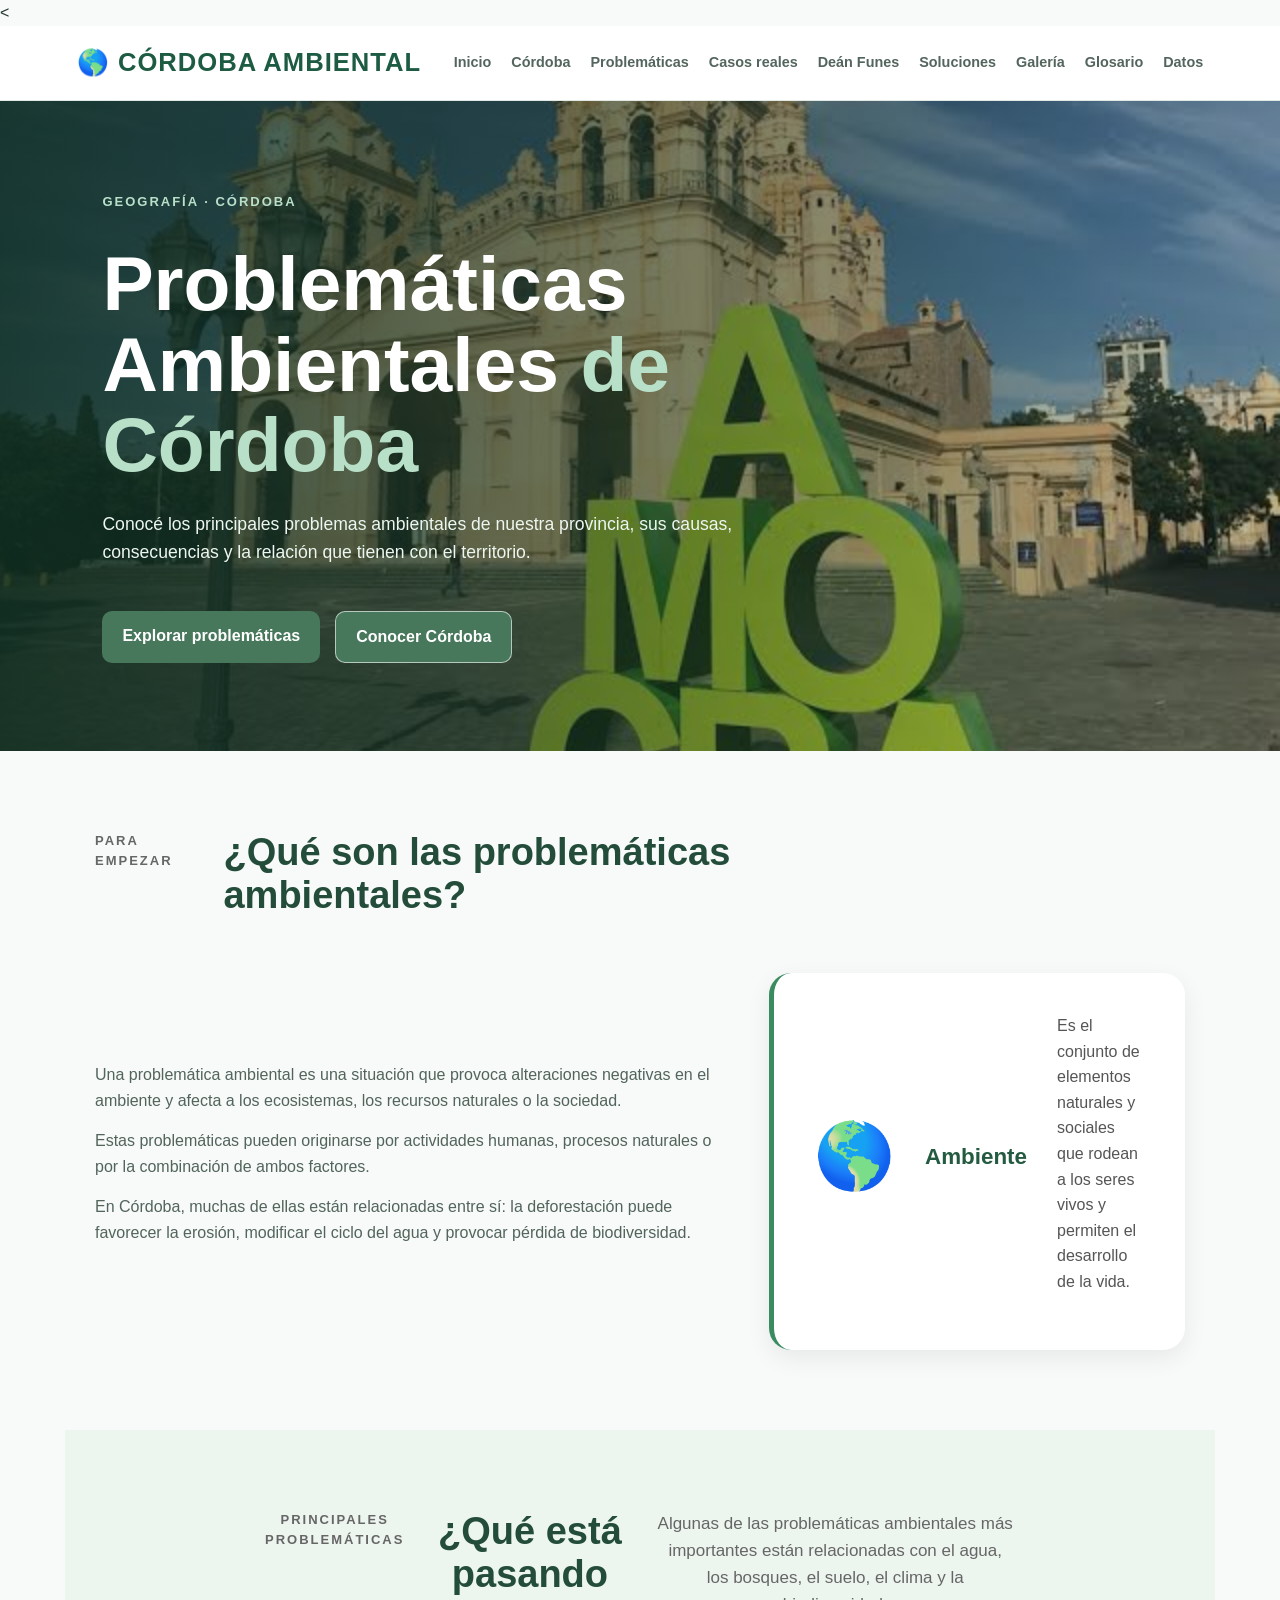
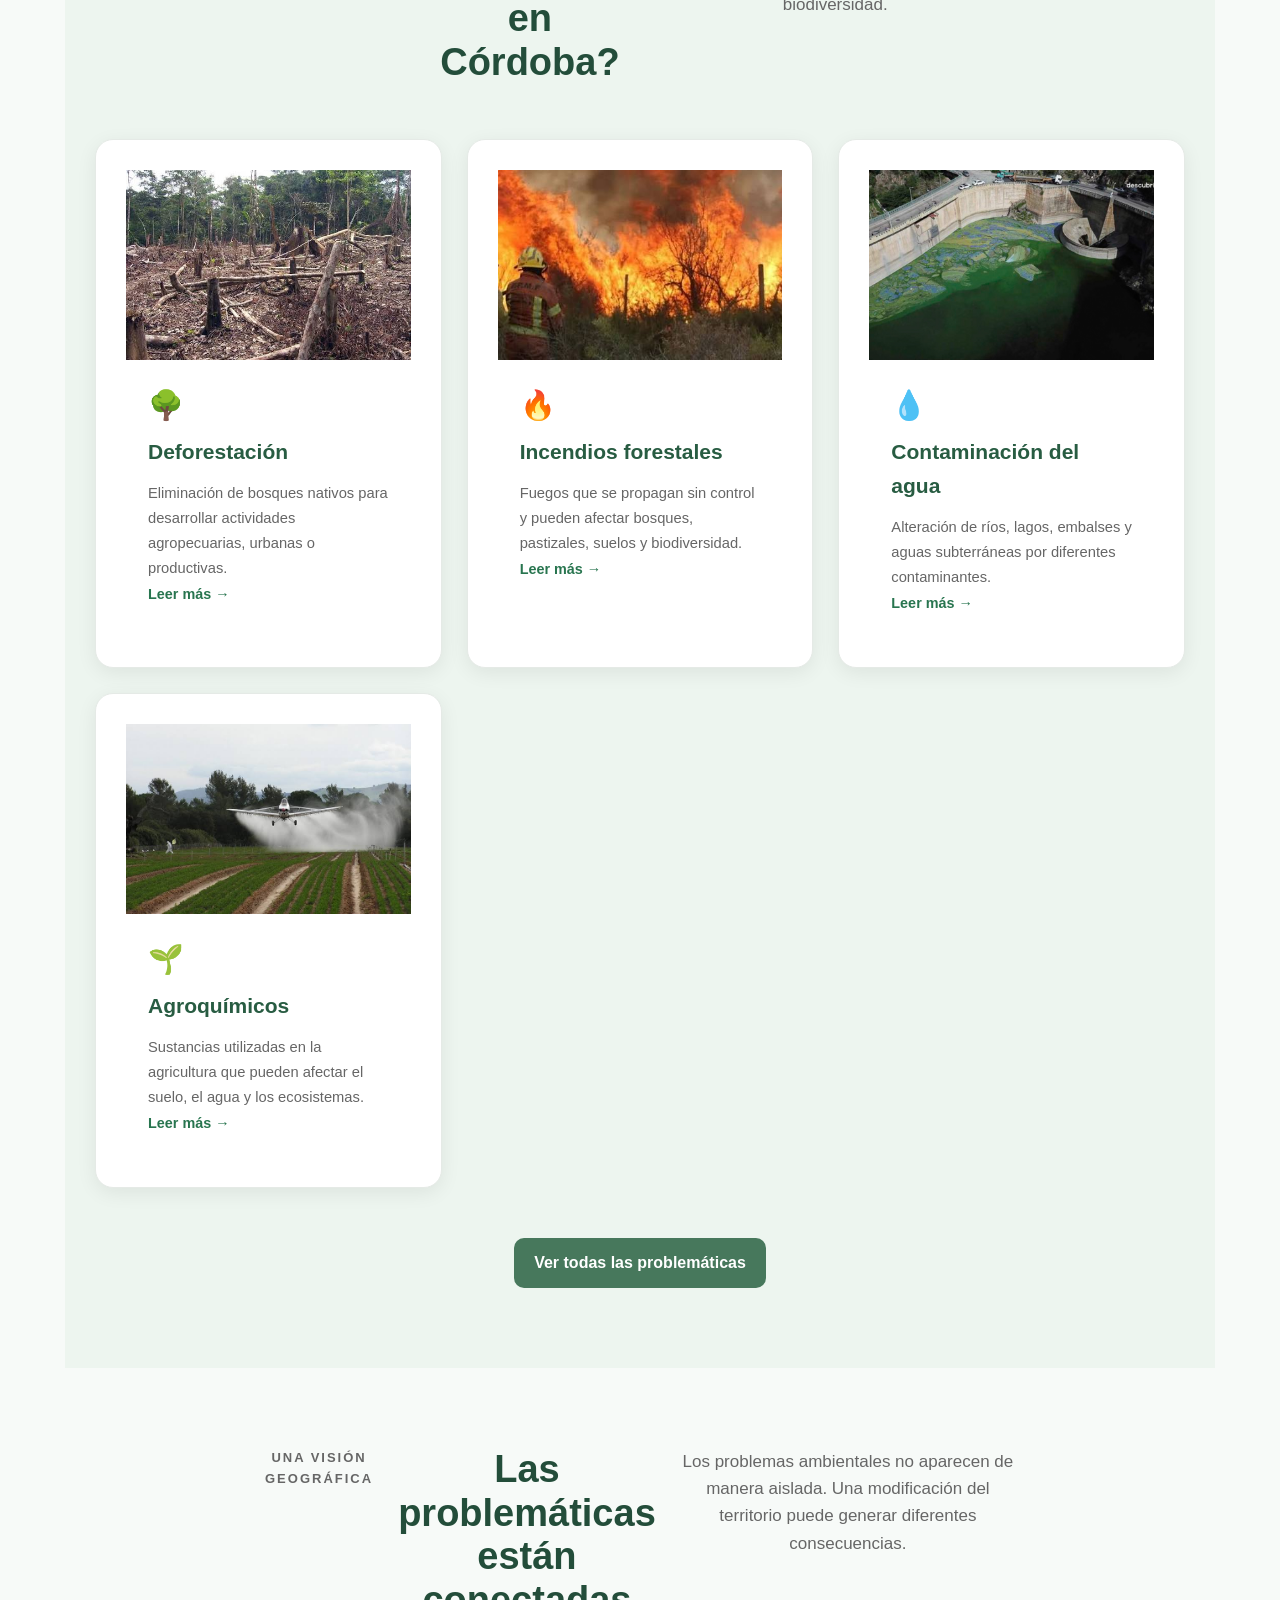
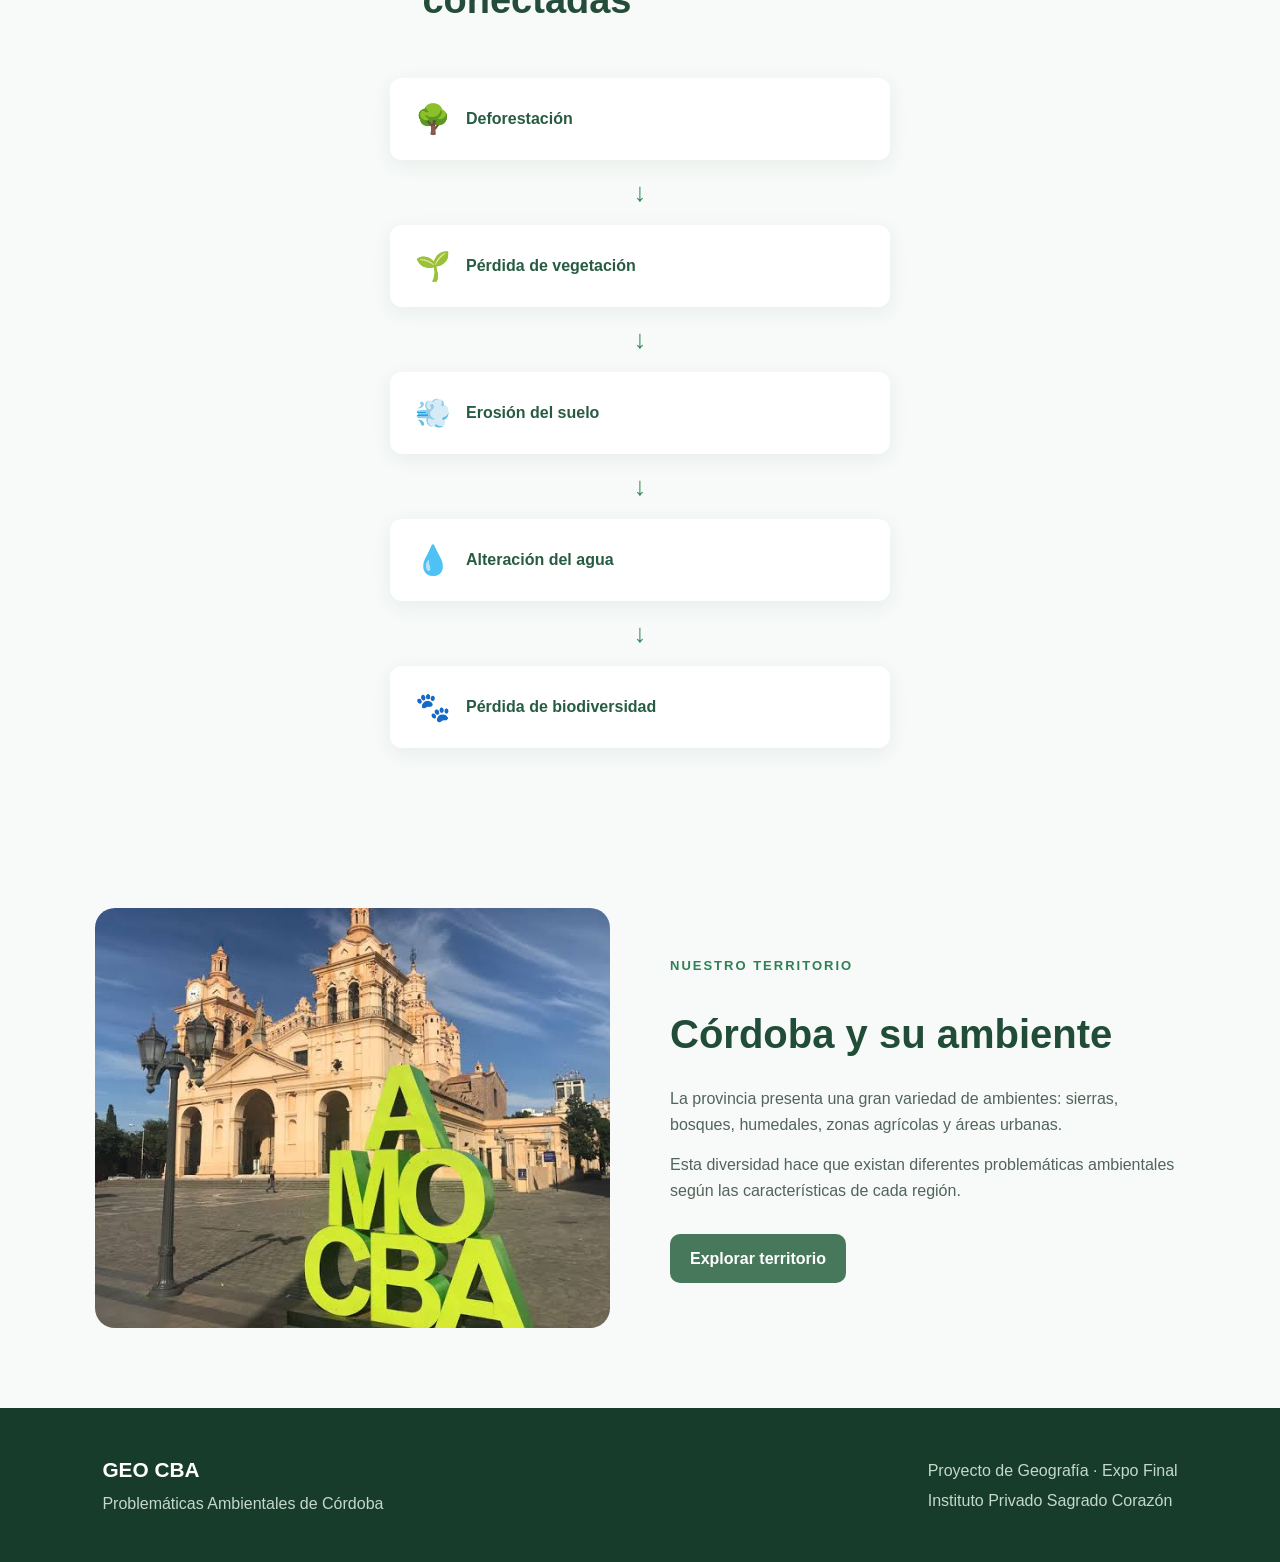
<file: index.html>
<!DOCTYPE html>
<html lang="es">
<head>
    <meta charset="UTF-8">
    <meta name="viewport" content="width=device-width, initial-scale=1.0">
    <meta name="description" content="Problemáticas ambientales de la provincia de Córdoba">
    <title>Problemáticas Ambientales de Córdoba</title>

    <link rel="stylesheet" href="css/estilos.css">
</head>

<body>
 <<header class="header">

    <div class="logo">
        <a href="index.html">🌎 CÓRDOBA AMBIENTAL</a>
    </div>

    <!-- Botón del menú -->
    <input type="checkbox" id="menu-toggle">

    <label for="menu-toggle" class="menu-icon">
        ☰
    </label>

    <!-- Menú -->
    <nav class="nav">

        <a href="index.html">Inicio</a>
        <a href="cordoba.html">Córdoba</a>
        <a href="problematicas.html">Problemáticas</a>
        <a href="casos.html">Casos reales</a>
        <a href="dean-funes.html">Deán Funes</a>
        <a href="soluciones.html">Soluciones</a>
        <a href="galeria.html">Galería</a>
        <a href="glosario.html">Glosario</a>
        <a href="datos.html">Datos</a>

    </nav>

</header>
<main>

    <!-- PORTADA -->

    <section class="hero">
        <div class="hero-contenido">
            <p class="etiqueta">GEOGRAFÍA · CÓRDOBA</p>

            <h1>
                Problemáticas Ambientales
                <span>de Córdoba</span>
            </h1>

            <p>
                Conocé los principales problemas ambientales de nuestra
                provincia, sus causas, consecuencias y la relación que
                tienen con el territorio.
            </p>

            <div class="botones">
                <a href="problematicas.html" class="boton">Explorar problemáticas</a>
                <a href="cordoba.html" class="boton boton-secundario">Conocer Córdoba</a>
            </div>
        </div>
    </section>


    <!-- INTRODUCCIÓN -->

    <section class="seccion">
        <div class="titulo-seccion">
            <p class="etiqueta">PARA EMPEZAR</p>
            <h2>¿Qué son las problemáticas ambientales?</h2>
        </div>

        <div class="introduccion">
            <div>
                <p>
                    Una problemática ambiental es una situación que provoca
                    alteraciones negativas en el ambiente y afecta a los
                    ecosistemas, los recursos naturales o la sociedad.
                </p>

                <p>
                    Estas problemáticas pueden originarse por actividades
                    humanas, procesos naturales o por la combinación de
                    ambos factores.
                </p>

                <p>
                    En Córdoba, muchas de ellas están relacionadas entre sí:
                    la deforestación puede favorecer la erosión, modificar
                    el ciclo del agua y provocar pérdida de biodiversidad.
                </p>
            </div>

            <div class="dato-destacado">
                <span>🌎</span>
                <strong>Ambiente</strong>
                <p>
                    Es el conjunto de elementos naturales y sociales que
                    rodean a los seres vivos y permiten el desarrollo de la vida.
                </p>
            </div>
        </div>
    </section>


    <!-- PROBLEMÁTICAS DESTACADAS -->

    <section class="seccion fondo-claro">

        <div class="titulo-seccion centrado">
            <p class="etiqueta">PRINCIPALES PROBLEMÁTICAS</p>
            <h2>¿Qué está pasando en Córdoba?</h2>
            <p>
                Algunas de las problemáticas ambientales más importantes
                están relacionadas con el agua, los bosques, el suelo,
                el clima y la biodiversidad.
            </p>
        </div>

        <div class="tarjetas">

            <article class="tarjeta">
                <img src="img/deforestacion.jpeg" alt="Deforestación en Córdoba">
                <div class="tarjeta-contenido">
                    <span>🌳</span>
                    <h3>Deforestación</h3>
                    <p>
                        Eliminación de bosques nativos para desarrollar
                        actividades agropecuarias, urbanas o productivas.
                    </p>
                    <a href="problematicas.html">Leer más →</a>
                </div>
            </article>

            <article class="tarjeta">
                <img src="img/incendios.jpeg" alt="Incendios forestales">
                <div class="tarjeta-contenido">
                    <span>🔥</span>
                    <h3>Incendios forestales</h3>
                    <p>
                        Fuegos que se propagan sin control y pueden afectar
                        bosques, pastizales, suelos y biodiversidad.
                    </p>
                    <a href="casos.html">Leer más →</a>
                </div>
            </article>

            <article class="tarjeta">
                <img src="img/agua.jpg" alt="Agua y contaminación">
                <div class="tarjeta-contenido">
                    <span>💧</span>
                    <h3>Contaminación del agua</h3>
                    <p>
                        Alteración de ríos, lagos, embalses y aguas
                        subterráneas por diferentes contaminantes.
                    </p>
                    <a href="problematicas.html">Leer más →</a>
                </div>
            </article>

            <article class="tarjeta">
                <img src="img/agroquimicos.jpeg" alt="Agroquímicos">
                <div class="tarjeta-contenido">
                    <span>🌱</span>
                    <h3>Agroquímicos</h3>
                    <p>
                        Sustancias utilizadas en la agricultura que pueden
                        afectar el suelo, el agua y los ecosistemas.
                    </p>
                    <a href="problematicas.html">Leer más →</a>
                </div>
            </article>

        </div>

        <div class="centrado margen-arriba">
            <a href="problematicas.html" class="boton">Ver todas las problemáticas</a>
        </div>

    </section>


    <!-- PROBLEMÁTICAS CONECTADAS -->

    <section class="seccion">

        <div class="titulo-seccion centrado">
            <p class="etiqueta">UNA VISIÓN GEOGRÁFICA</p>
            <h2>Las problemáticas están conectadas</h2>
            <p>
                Los problemas ambientales no aparecen de manera aislada.
                Una modificación del territorio puede generar diferentes
                consecuencias.
            </p>
        </div>

        <div class="conexion">

            <div class="conexion-item">
                <span>🌳</span>
                <strong>Deforestación</strong>
            </div>

            <div class="flecha">↓</div>

            <div class="conexion-item">
                <span>🌱</span>
                <strong>Pérdida de vegetación</strong>
            </div>

            <div class="flecha">↓</div>

            <div class="conexion-item">
                <span>💨</span>
                <strong>Erosión del suelo</strong>
            </div>

            <div class="flecha">↓</div>

            <div class="conexion-item">
                <span>💧</span>
                <strong>Alteración del agua</strong>
            </div>

            <div class="flecha">↓</div>

            <div class="conexion-item">
                <span>🐾</span>
                <strong>Pérdida de biodiversidad</strong>
            </div>

        </div>

    </section>


    <!-- CÓRDOBA -->

    <section class="seccion cordoba-preview">

        <div class="imagen-cordoba">
            <img src="img/cordoba.jpeg" alt="Paisaje de Córdoba">
        </div>

        <div>
            <p class="etiqueta">NUESTRO TERRITORIO</p>
            <h2>Córdoba y su ambiente</h2>

            <p>
                La provincia presenta una gran variedad de ambientes:
                sierras, bosques, humedales, zonas agrícolas y áreas urbanas.
            </p>

            <p>
                Esta diversidad hace que existan diferentes problemáticas
                ambientales según las características de cada región.
            </p>

            <a href="cordoba.html" class="boton">Explorar territorio</a>
        </div>

    </section>

</main>


<footer class="footer">

    <div>
        <strong>GEO CBA</strong>
        <p>Problemáticas Ambientales de Córdoba</p>
    </div>

    <div>
        <p>Proyecto de Geografía · Expo Final</p>
        <p>Instituto Privado Sagrado Corazón</p>
    </div>

</footer>

</body>
</html>
</file>
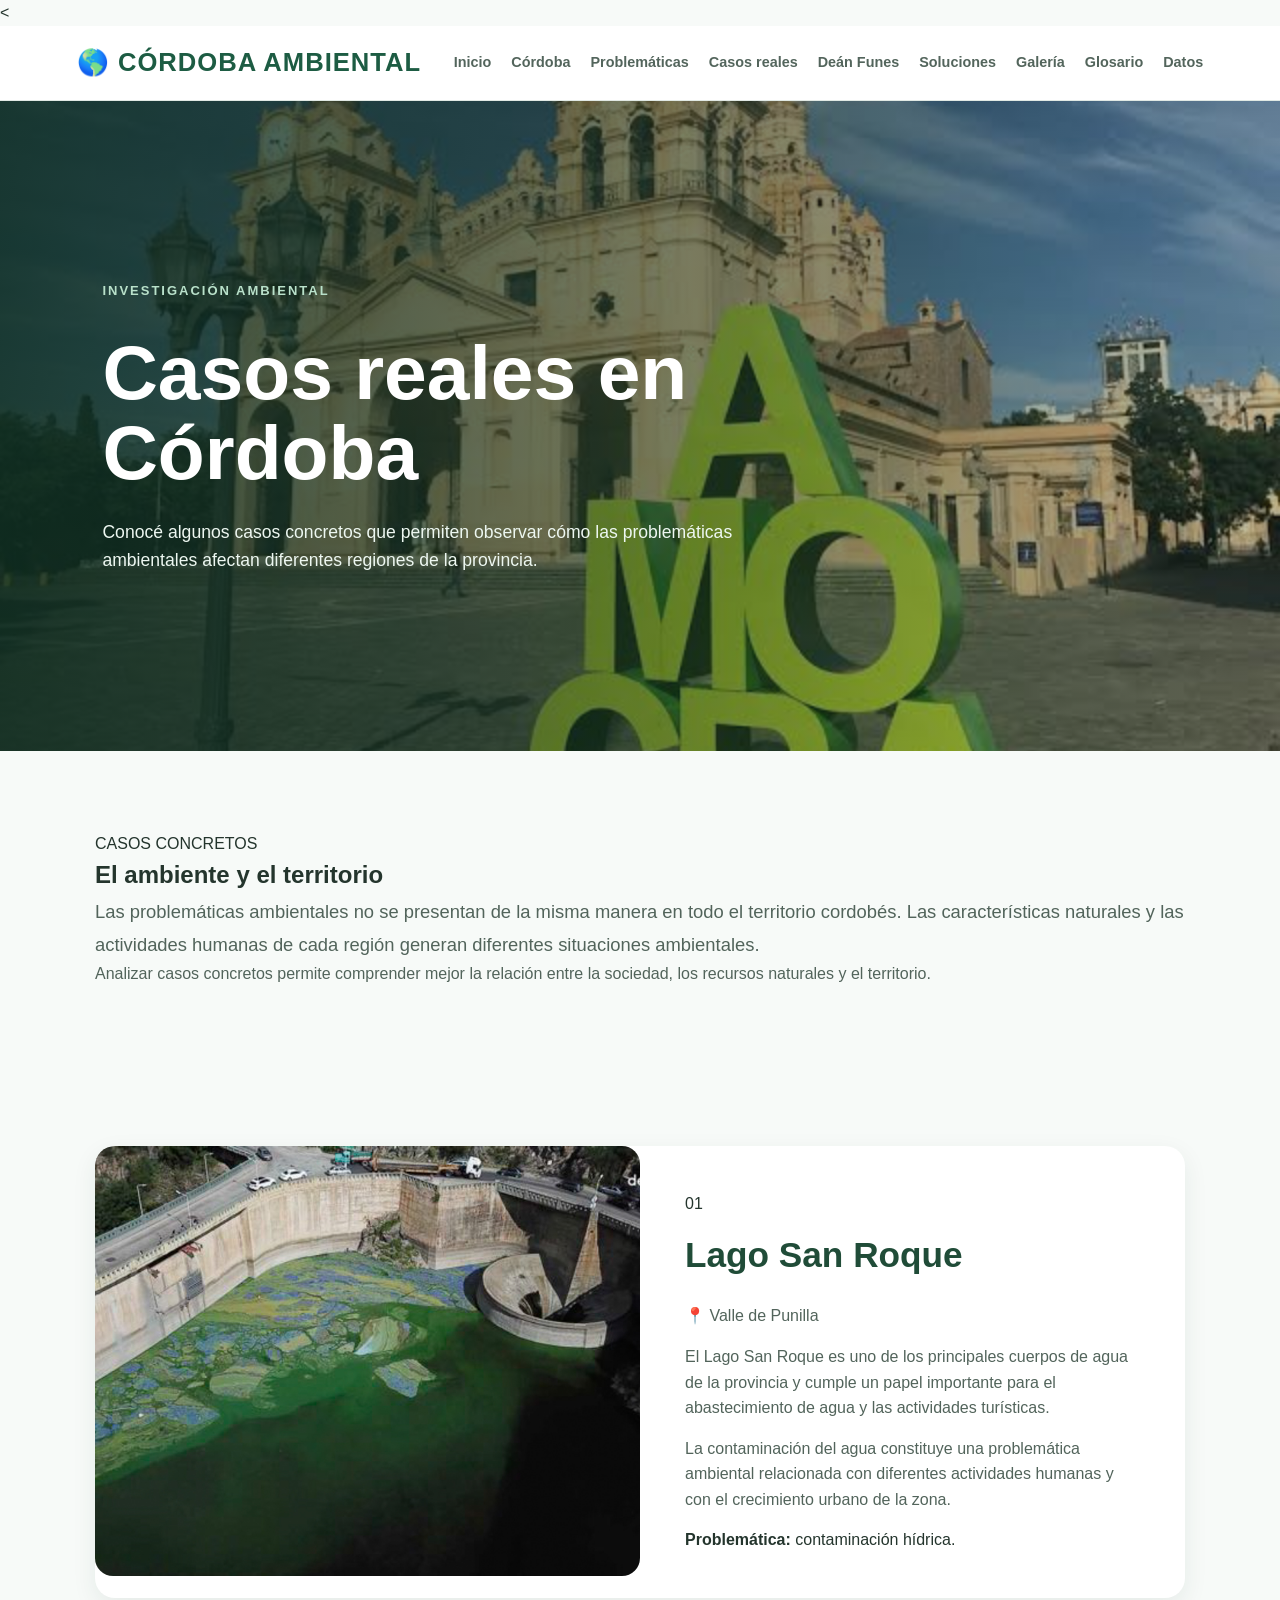
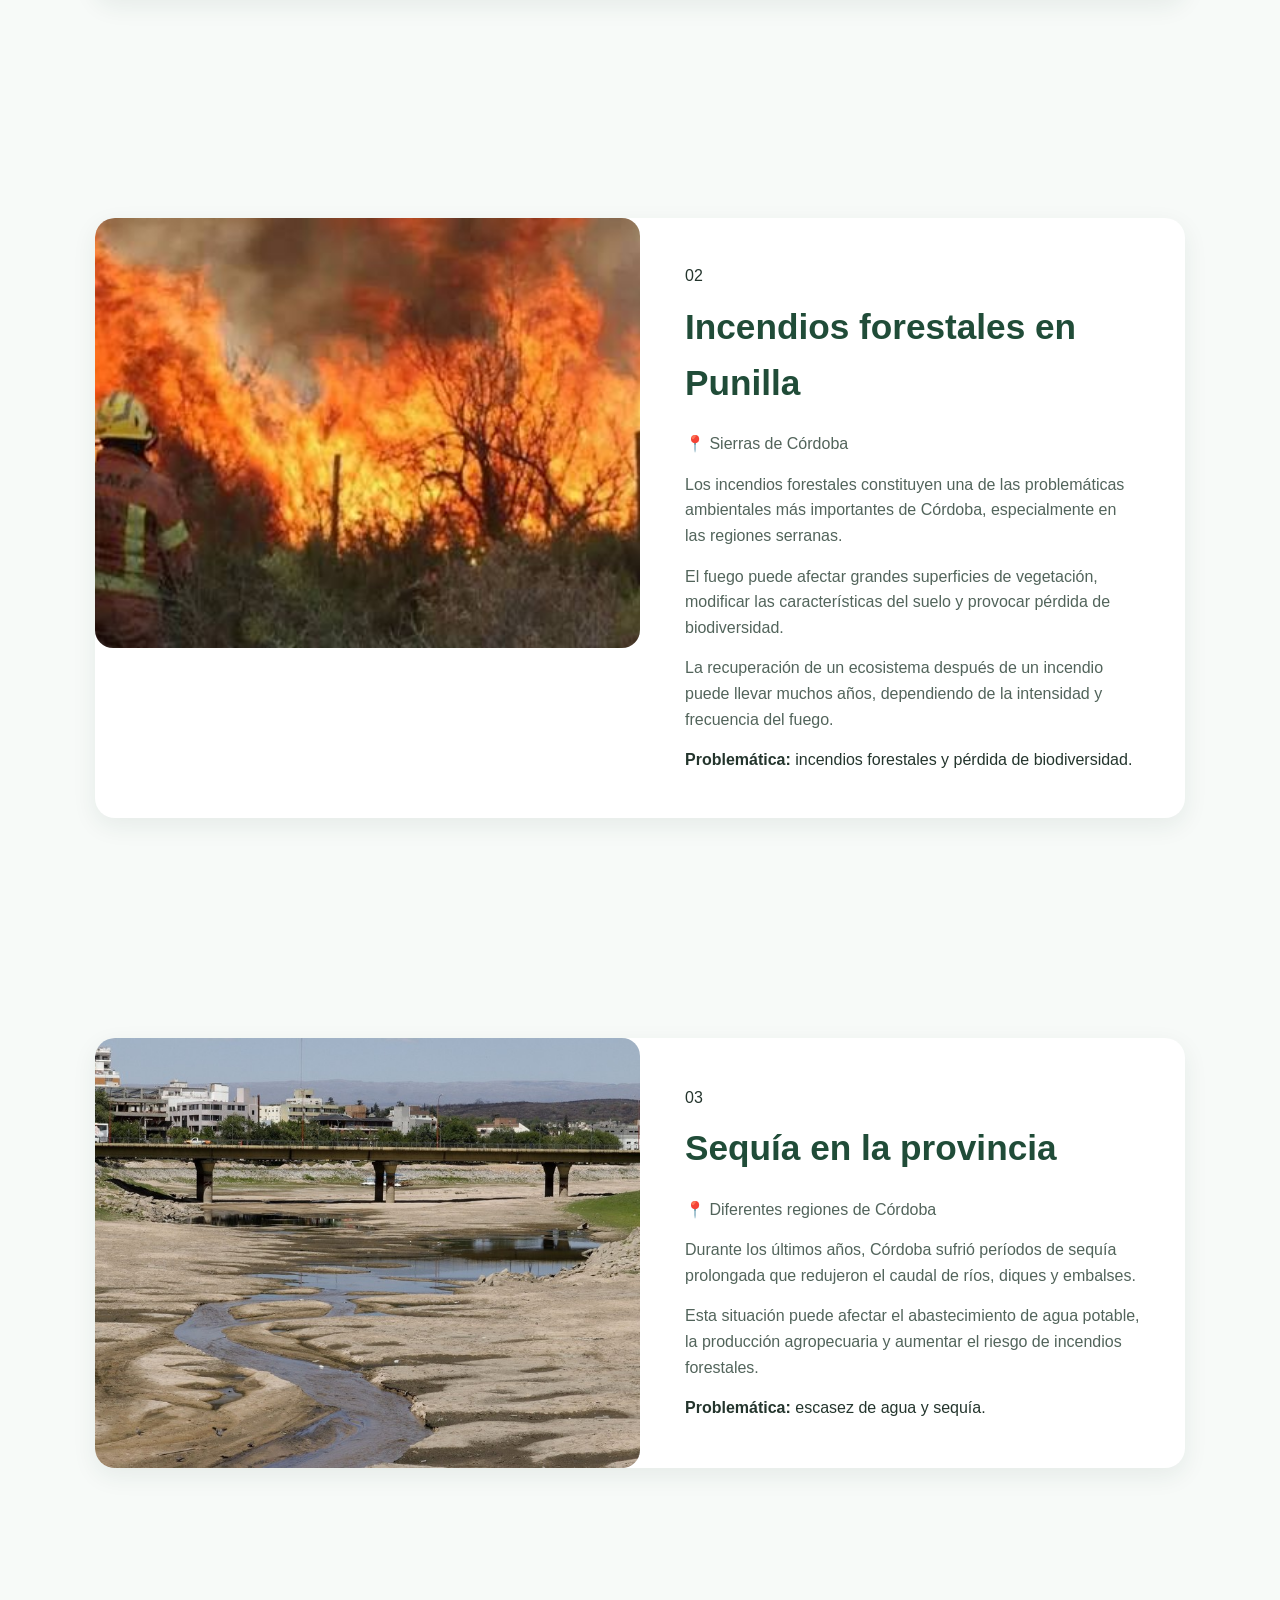
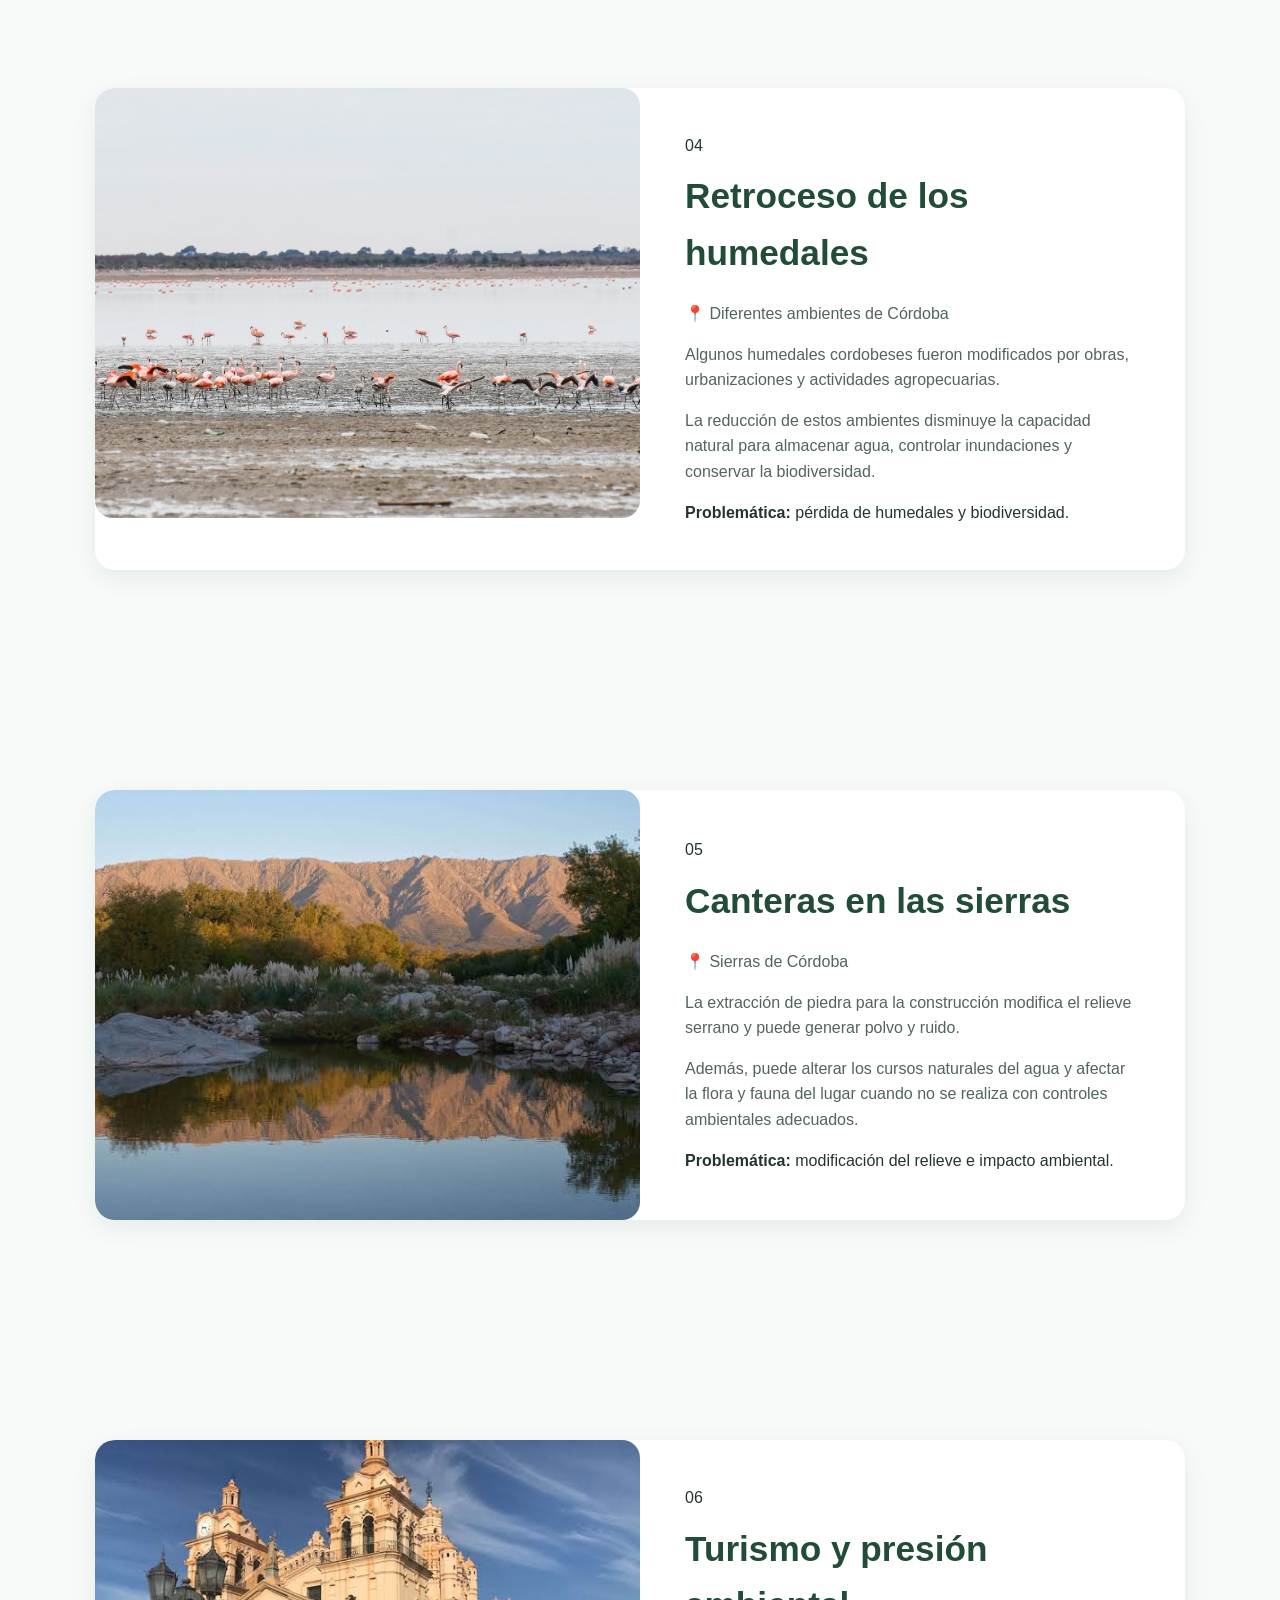
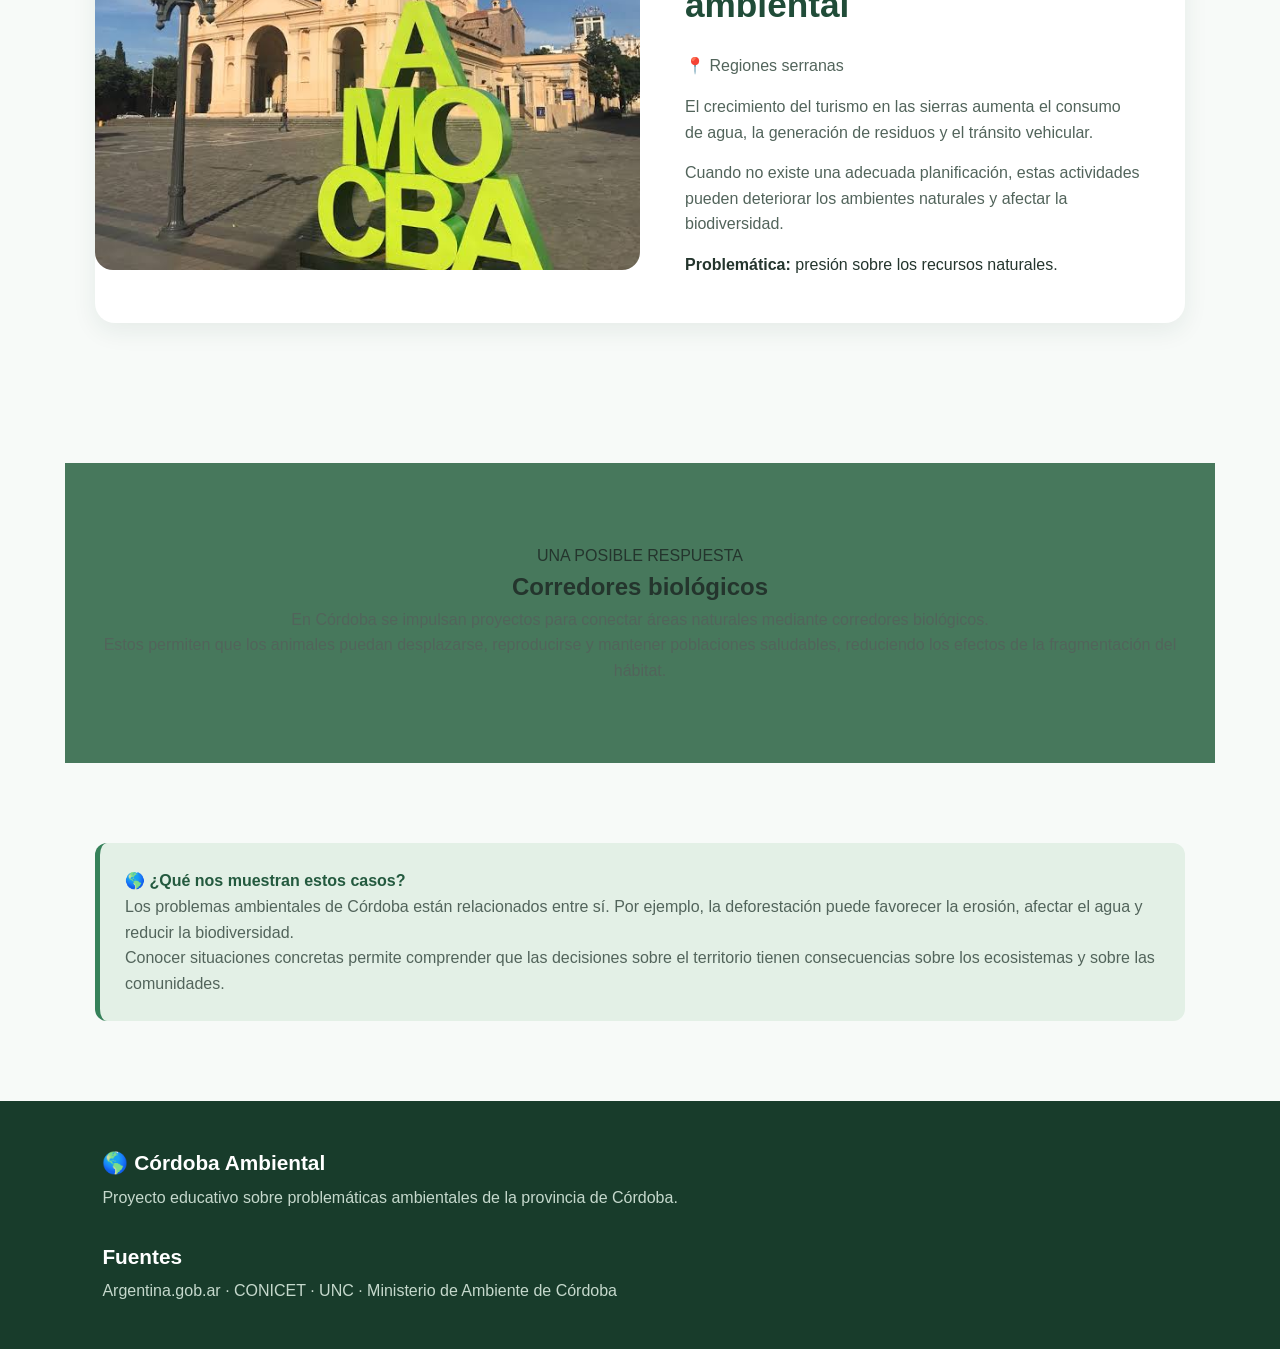
<file: casos.html>
<!DOCTYPE html>
<html lang="es">

<head>
    <meta charset="UTF-8">
    <meta name="viewport" content="width=device-width, initial-scale=1.0">

    <title>Casos reales | Problemáticas Ambientales de Córdoba</title>

    <link rel="stylesheet" href="css/estilos.css">
</head>

<body>

    <!-- ================= HEADER ================= -->

 <<header class="header">

    <div class="logo">
        <a href="index.html">🌎 CÓRDOBA AMBIENTAL</a>
    </div>

    <!-- Botón del menú -->
    <input type="checkbox" id="menu-toggle">

    <label for="menu-toggle" class="menu-icon">
        ☰
    </label>

    <!-- Menú -->
    <nav class="nav">

        <a href="index.html">Inicio</a>
        <a href="cordoba.html">Córdoba</a>
        <a href="problematicas.html">Problemáticas</a>
        <a href="casos.html">Casos reales</a>
        <a href="dean-funes.html">Deán Funes</a>
        <a href="soluciones.html">Soluciones</a>
        <a href="galeria.html">Galería</a>
        <a href="glosario.html">Glosario</a>
        <a href="datos.html">Datos</a>

    </nav>

</header>
</header>
    <!-- ================= HERO ================= -->

    <section class="hero">

        <div class="hero-contenido">

            <span class="etiqueta">INVESTIGACIÓN AMBIENTAL</span>

            <h1>Casos reales en Córdoba</h1>

            <p>
                Conocé algunos casos concretos que permiten observar
                cómo las problemáticas ambientales afectan diferentes
                regiones de la provincia.
            </p>

        </div>

    </section>


    <!-- ================= INTRODUCCIÓN ================= -->

    <main>

        <section class="seccion">

            <div class="contenedor">

                <span class="etiqueta-verde">CASOS CONCRETOS</span>

                <h2>El ambiente y el territorio</h2>

                <p class="texto-intro">
                    Las problemáticas ambientales no se presentan de la misma
                    manera en todo el territorio cordobés. Las características
                    naturales y las actividades humanas de cada región generan
                    diferentes situaciones ambientales.
                </p>

                <p>
                    Analizar casos concretos permite comprender mejor la relación
                    entre la sociedad, los recursos naturales y el territorio.
                </p>

            </div>

        </section>


        <!-- ================= LAGO SAN ROQUE ================= -->

        <section class="seccion fondo-suave">

            <div class="contenedor">

                <article class="caso">

                    <div class="caso-imagen">

                        <img src="img/agua.jpg"
                            alt="Lago o ambiente acuático de Córdoba">

                    </div>

                    <div class="caso-contenido">

                        <span class="numero-caso">01</span>

                        <h2>Lago San Roque</h2>

                        <p class="ubicacion">
                            📍 Valle de Punilla
                        </p>

                        <p>
                            El Lago San Roque es uno de los principales cuerpos
                            de agua de la provincia y cumple un papel importante
                            para el abastecimiento de agua y las actividades
                            turísticas.
                        </p>

                        <p>
                            La contaminación del agua constituye una problemática
                            ambiental relacionada con diferentes actividades
                            humanas y con el crecimiento urbano de la zona.
                        </p>

                        <div class="dato-caso">
                            <strong>Problemática:</strong>
                            contaminación hídrica.
                        </div>

                    </div>

                </article>

            </div>

        </section>


        <!-- ================= INCENDIOS ================= -->

        <section class="seccion">

            <div class="contenedor">

                <article class="caso">

                    <div class="caso-imagen">

                        <img src="img/incendios.jpeg"
                            alt="Incendios forestales en Córdoba">

                    </div>

                    <div class="caso-contenido">

                        <span class="numero-caso">02</span>

                        <h2>Incendios forestales en Punilla</h2>

                        <p class="ubicacion">
                            📍 Sierras de Córdoba
                        </p>

                        <p>
                            Los incendios forestales constituyen una de las
                            problemáticas ambientales más importantes de Córdoba,
                            especialmente en las regiones serranas.
                        </p>

                        <p>
                            El fuego puede afectar grandes superficies de
                            vegetación, modificar las características del suelo
                            y provocar pérdida de biodiversidad.
                        </p>

                        <p>
                            La recuperación de un ecosistema después de un
                            incendio puede llevar muchos años, dependiendo
                            de la intensidad y frecuencia del fuego.
                        </p>

                        <div class="dato-caso">
                            <strong>Problemática:</strong>
                            incendios forestales y pérdida de biodiversidad.
                        </div>

                    </div>

                </article>

            </div>

        </section>


        <!-- ================= SEQUÍA ================= -->

        <section class="seccion fondo-suave">

            <div class="contenedor">

                <article class="caso">

                    <div class="caso-imagen">

                        <img src="img/cordoba-agua.jpg"
                            alt="Recursos hídricos de Córdoba">

                    </div>

                    <div class="caso-contenido">

                        <span class="numero-caso">03</span>

                        <h2>Sequía en la provincia</h2>

                        <p class="ubicacion">
                            📍 Diferentes regiones de Córdoba
                        </p>

                        <p>
                            Durante los últimos años, Córdoba sufrió períodos
                            de sequía prolongada que redujeron el caudal de
                            ríos, diques y embalses.
                        </p>

                        <p>
                            Esta situación puede afectar el abastecimiento de
                            agua potable, la producción agropecuaria y aumentar
                            el riesgo de incendios forestales.
                        </p>

                        <div class="dato-caso">
                            <strong>Problemática:</strong>
                            escasez de agua y sequía.
                        </div>

                    </div>

                </article>

            </div>

        </section>


        <!-- ================= HUMEDALES ================= -->

        <section class="seccion">

            <div class="contenedor">

                <article class="caso">

                    <div class="caso-imagen">

                        <img src="img/cordoba-humedales.jpg"
                            alt="Ambiente acuático y humedales">

                    </div>

                    <div class="caso-contenido">

                        <span class="numero-caso">04</span>

                        <h2>Retroceso de los humedales</h2>

                        <p class="ubicacion">
                            📍 Diferentes ambientes de Córdoba
                        </p>

                        <p>
                            Algunos humedales cordobeses fueron modificados
                            por obras, urbanizaciones y actividades
                            agropecuarias.
                        </p>

                        <p>
                            La reducción de estos ambientes disminuye la
                            capacidad natural para almacenar agua, controlar
                            inundaciones y conservar la biodiversidad.
                        </p>

                        <div class="dato-caso">
                            <strong>Problemática:</strong>
                            pérdida de humedales y biodiversidad.
                        </div>

                    </div>

                </article>

            </div>

        </section>


        <!-- ================= CANTERAS ================= -->

        <section class="seccion fondo-suave">

            <div class="contenedor">

                <article class="caso">

                    <div class="caso-imagen">

                        <img src="img/cordoba-sierras.jpeg"
                            alt="Paisaje serrano de Córdoba">

                    </div>

                    <div class="caso-contenido">

                        <span class="numero-caso">05</span>

                        <h2>Canteras en las sierras</h2>

                        <p class="ubicacion">
                            📍 Sierras de Córdoba
                        </p>

                        <p>
                            La extracción de piedra para la construcción
                            modifica el relieve serrano y puede generar
                            polvo y ruido.
                        </p>

                        <p>
                            Además, puede alterar los cursos naturales del agua
                            y afectar la flora y fauna del lugar cuando no se
                            realiza con controles ambientales adecuados.
                        </p>

                        <div class="dato-caso">
                            <strong>Problemática:</strong>
                            modificación del relieve e impacto ambiental.
                        </div>

                    </div>

                </article>

            </div>

        </section>


        <!-- ================= TURISMO ================= -->

        <section class="seccion">

            <div class="contenedor">

                <article class="caso">

                    <div class="caso-imagen">

                        <img src="img/cordoba.jpeg"
                            alt="Paisaje turístico de las sierras de Córdoba">

                    </div>

                    <div class="caso-contenido">

                        <span class="numero-caso">06</span>

                        <h2>Turismo y presión ambiental</h2>

                        <p class="ubicacion">
                            📍 Regiones serranas
                        </p>

                        <p>
                            El crecimiento del turismo en las sierras aumenta
                            el consumo de agua, la generación de residuos y
                            el tránsito vehicular.
                        </p>

                        <p>
                            Cuando no existe una adecuada planificación,
                            estas actividades pueden deteriorar los ambientes
                            naturales y afectar la biodiversidad.
                        </p>

                        <div class="dato-caso">
                            <strong>Problemática:</strong>
                            presión sobre los recursos naturales.
                        </div>

                    </div>

                </article>

            </div>

        </section>


        <!-- ================= CORREDORES ================= -->

        <section class="seccion fondo-verde">

            <div class="contenedor centrado">

                <span class="etiqueta-clara">UNA POSIBLE RESPUESTA</span>

                <h2>Corredores biológicos</h2>

                <p>
                    En Córdoba se impulsan proyectos para conectar áreas
                    naturales mediante corredores biológicos.
                </p>

                <p>
                    Estos permiten que los animales puedan desplazarse,
                    reproducirse y mantener poblaciones saludables,
                    reduciendo los efectos de la fragmentación del hábitat.
                </p>

            </div>

        </section>


        <!-- ================= CONCLUSIÓN ================= -->

        <section class="seccion">

            <div class="contenedor">

                <div class="aviso">

                    <strong>🌎 ¿Qué nos muestran estos casos?</strong>

                    <p>
                        Los problemas ambientales de Córdoba están relacionados
                        entre sí. Por ejemplo, la deforestación puede favorecer
                        la erosión, afectar el agua y reducir la biodiversidad.
                    </p>

                    <p>
                        Conocer situaciones concretas permite comprender que
                        las decisiones sobre el territorio tienen consecuencias
                        sobre los ecosistemas y sobre las comunidades.
                    </p>

                </div>

            </div>

        </section>

    </main>


    <!-- ================= FOOTER ================= -->

    <footer class="footer">

        <div>
            <strong>🌎 Córdoba Ambiental</strong>

            <p>
                Proyecto educativo sobre problemáticas ambientales
                de la provincia de Córdoba.
            </p>
        </div>

        <div>
            <strong>Fuentes</strong>

            <p>
                Argentina.gob.ar · CONICET · UNC ·
                Ministerio de Ambiente de Córdoba
            </p>
        </div>

    </footer>

</body>

</html>
</file>
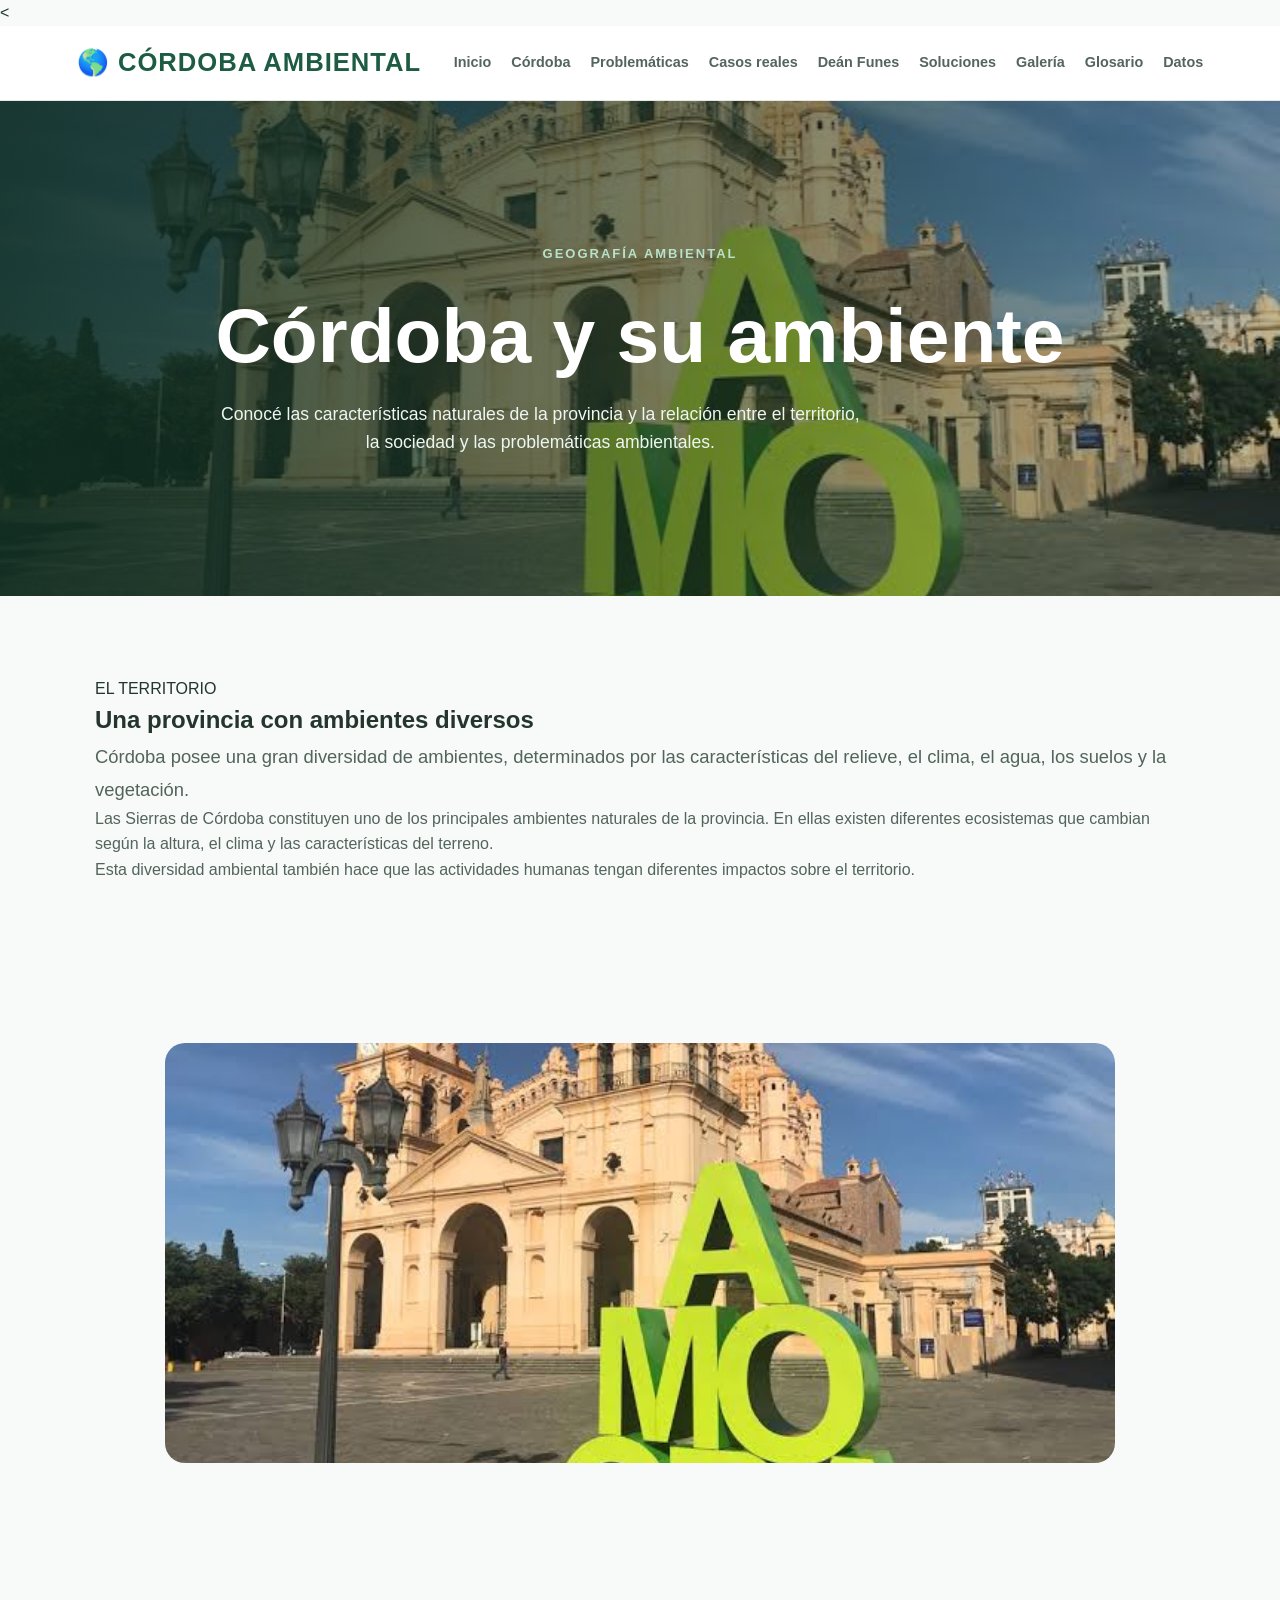
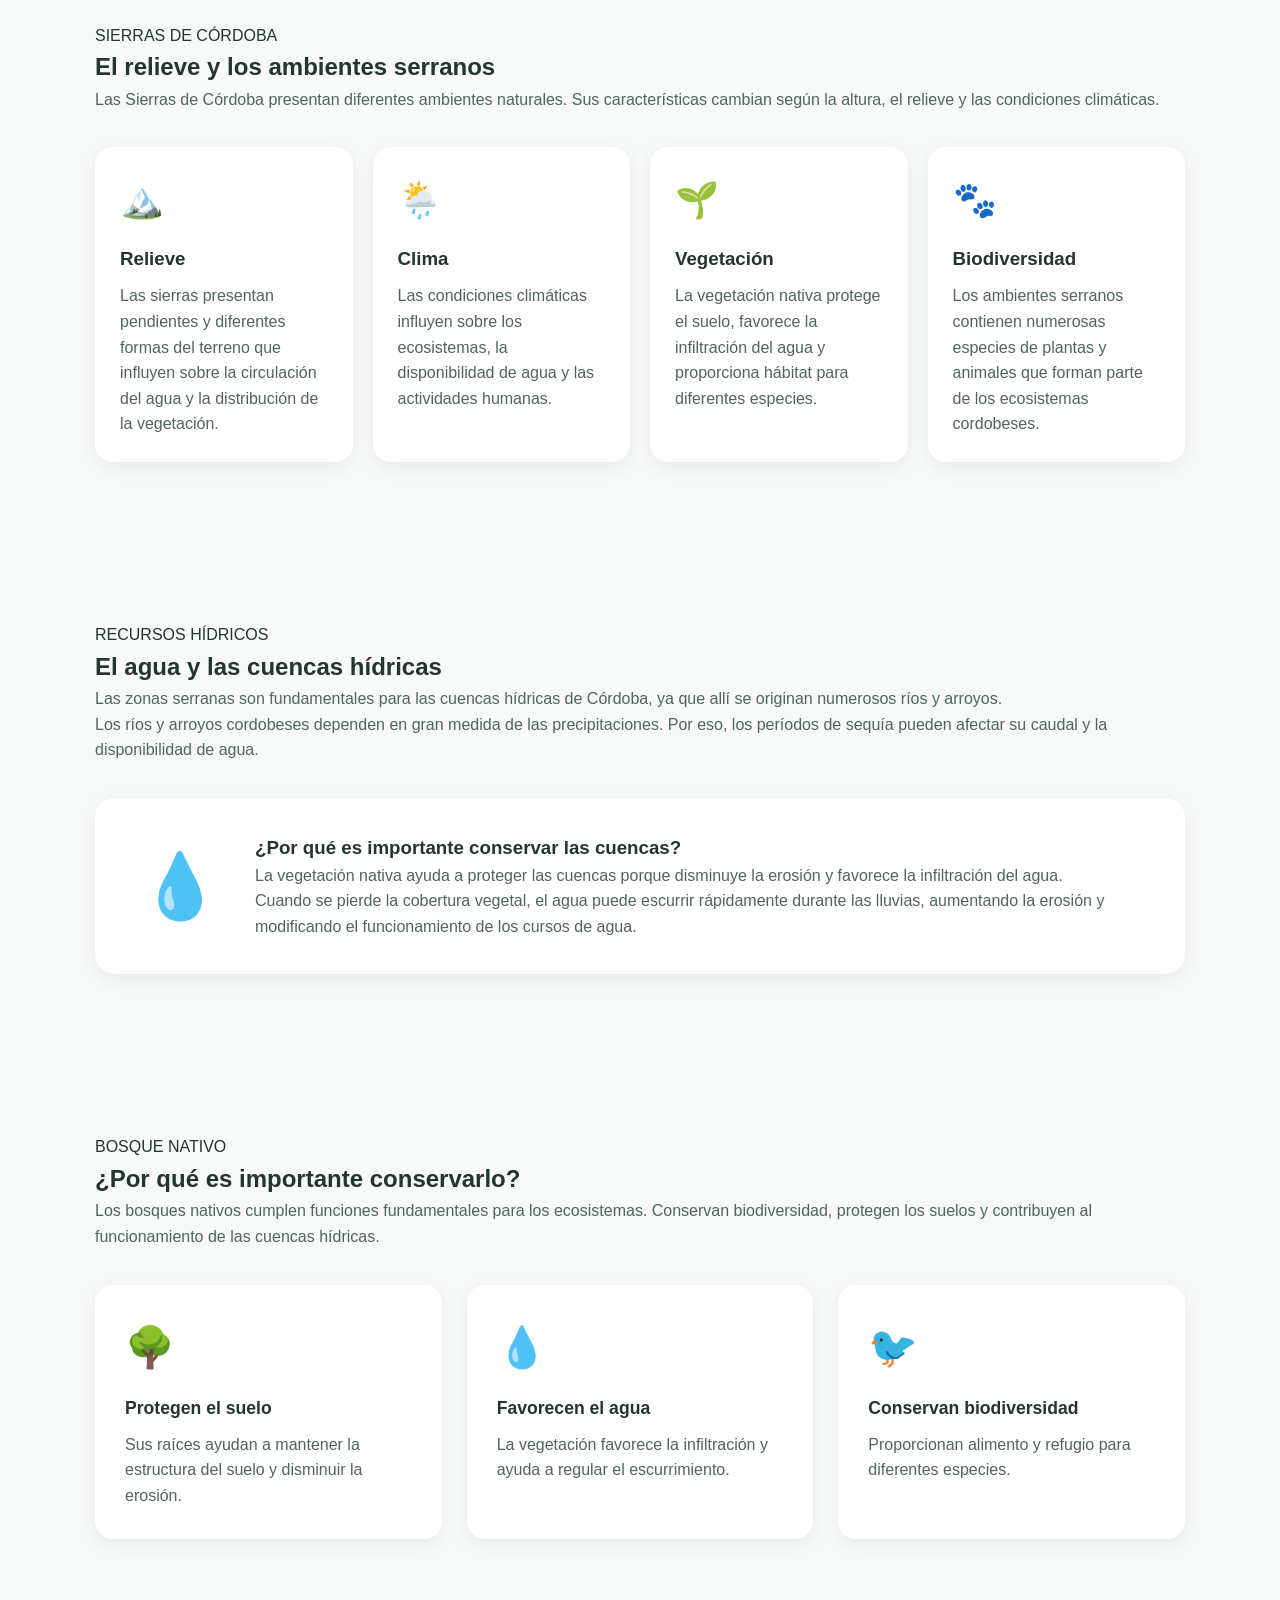
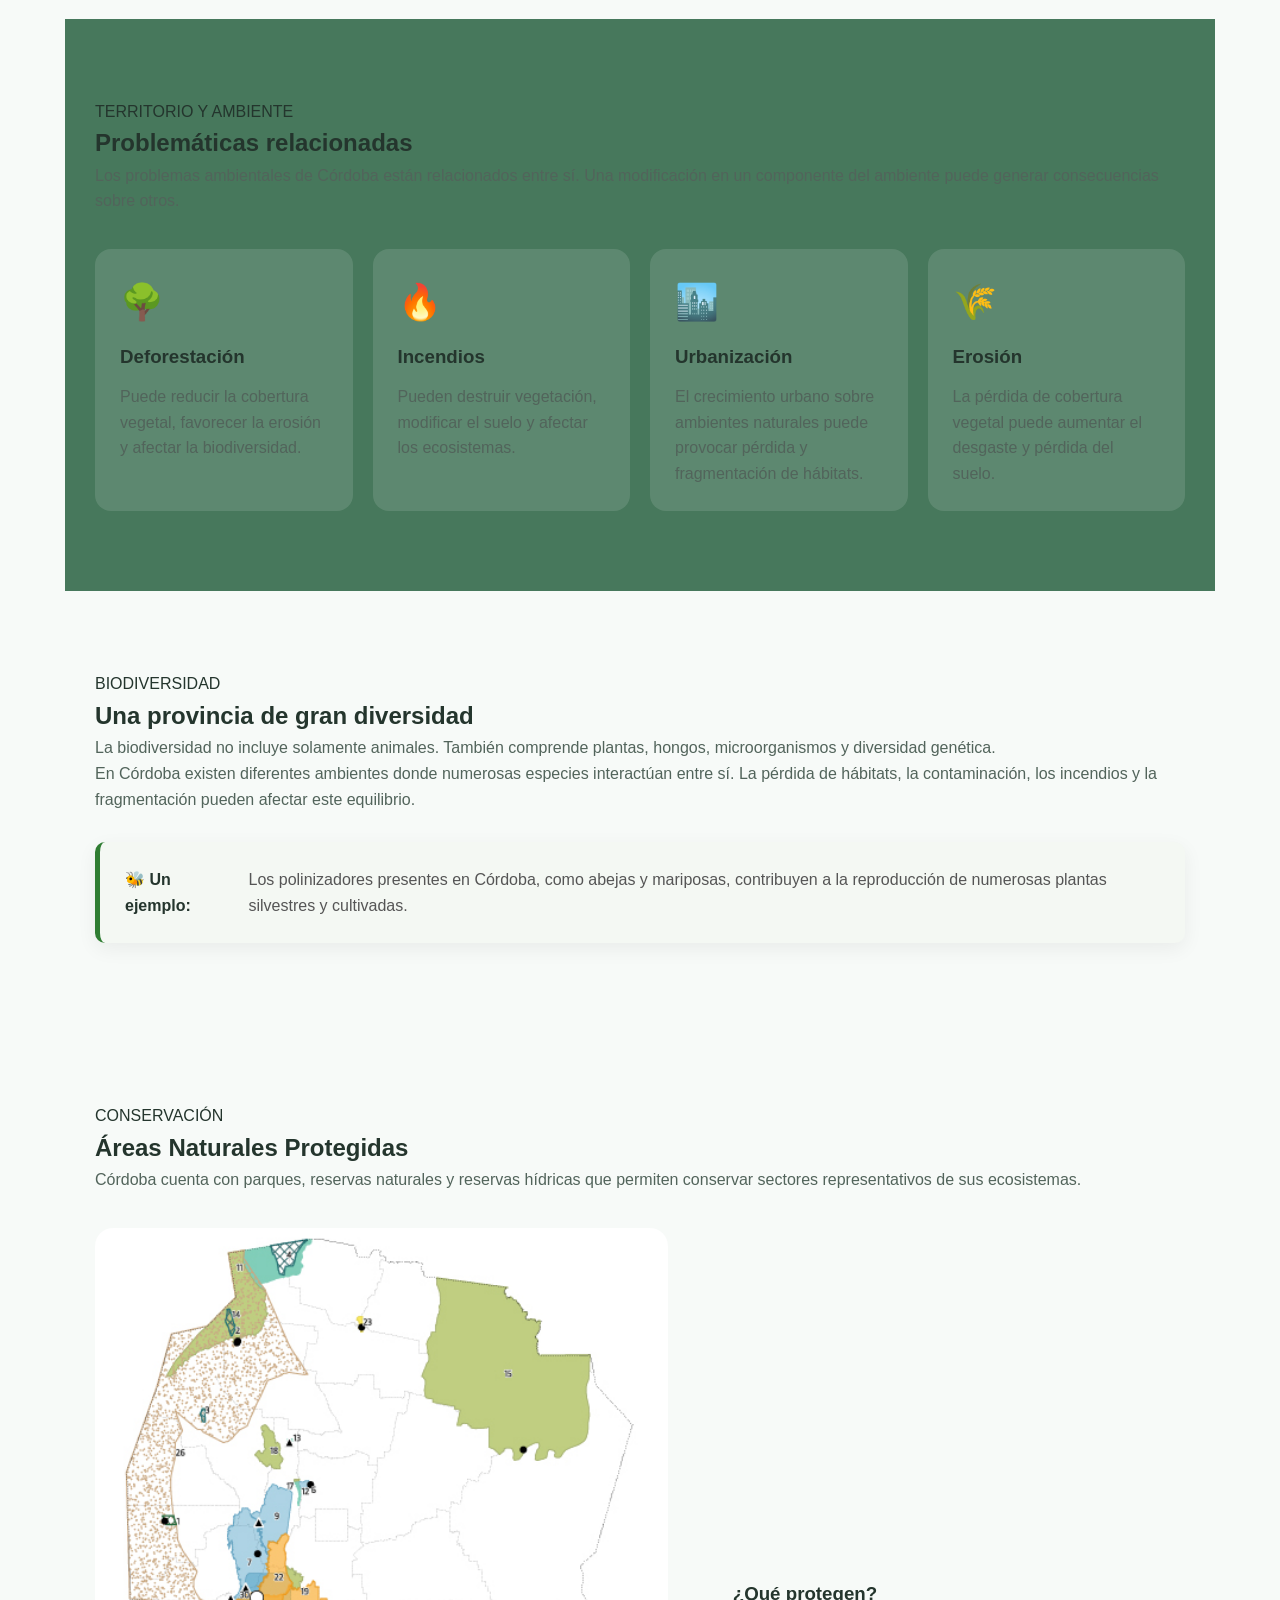
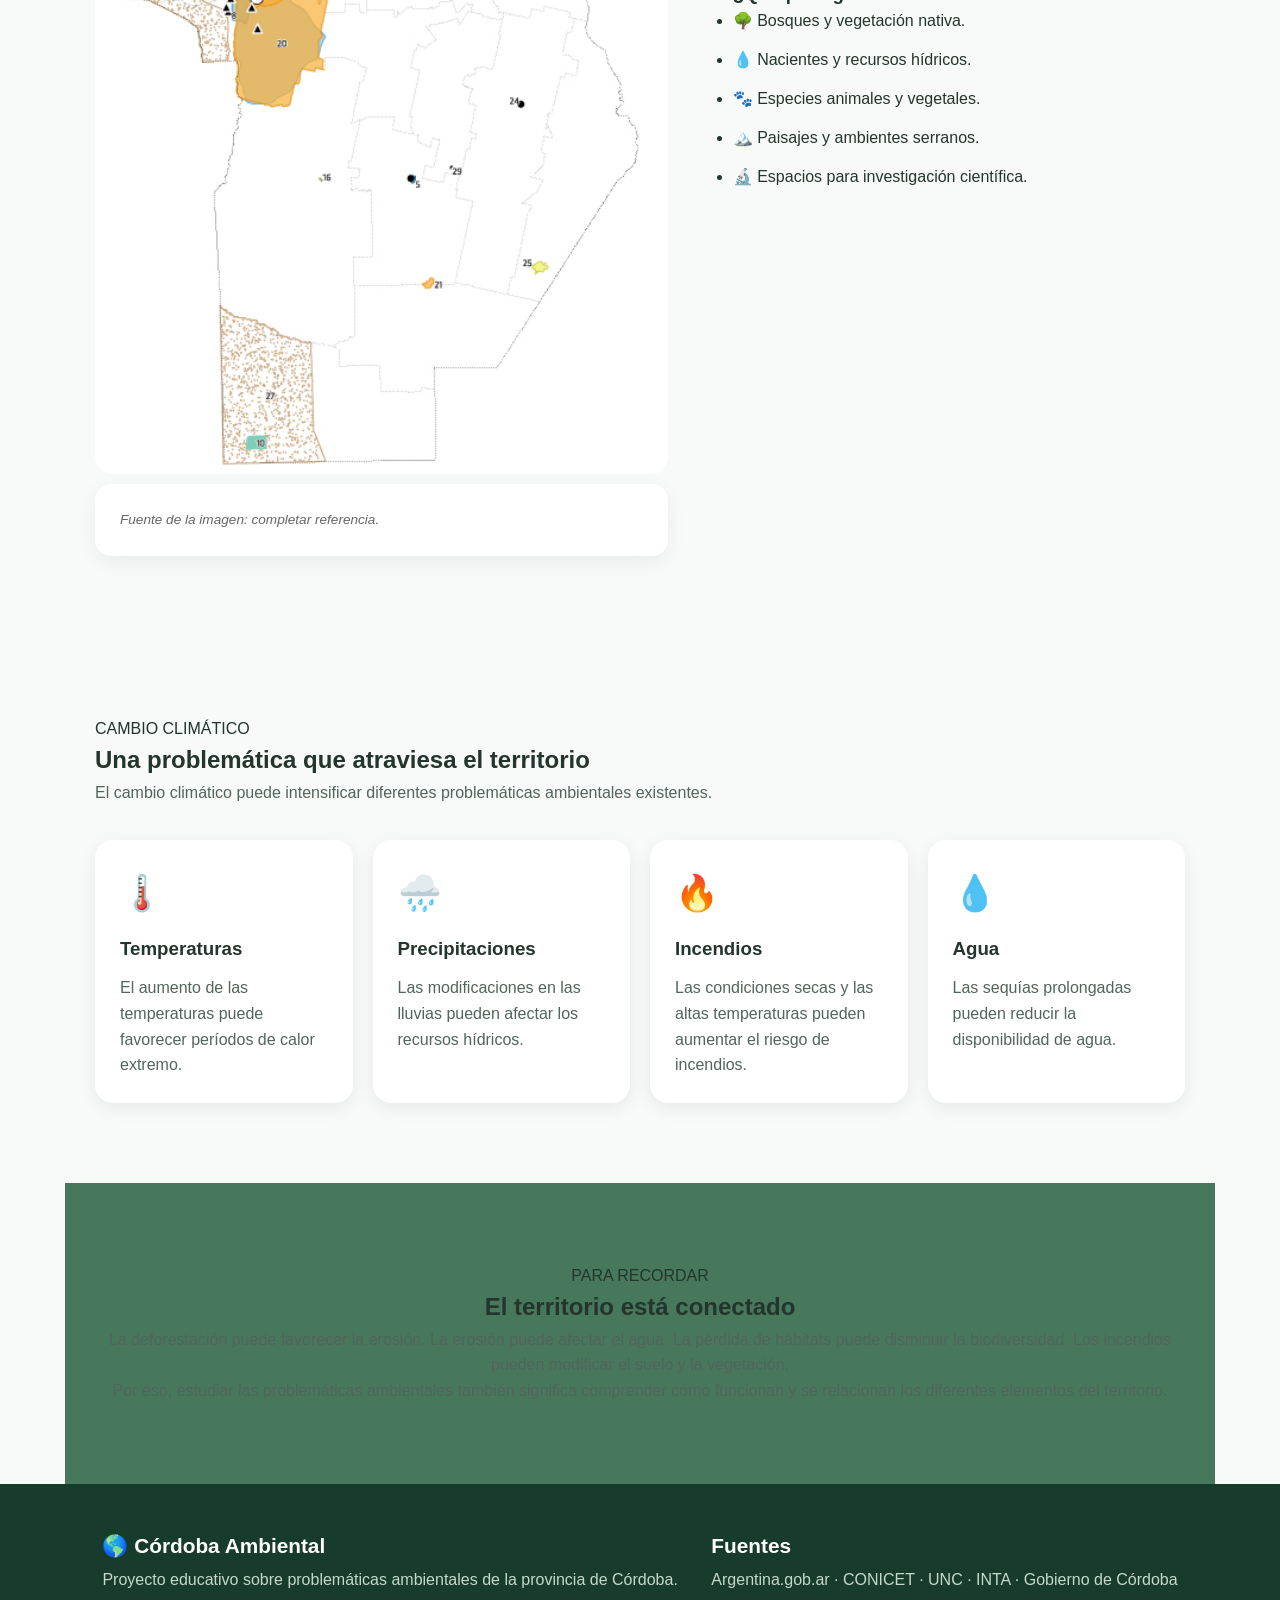
<file: cordoba.html>
<!DOCTYPE html>
<html lang="es">

<head>
    <meta charset="UTF-8">
    <meta name="viewport" content="width=device-width, initial-scale=1.0">

    <title>Córdoba | Problemáticas Ambientales</title>

    <link rel="stylesheet" href="css/estilos.css">
</head>

<body>

    <!-- ================= HEADER ================= -->

  <<header class="header">

    <div class="logo">
        <a href="index.html">🌎 CÓRDOBA AMBIENTAL</a>
    </div>

    <!-- Botón del menú -->
    <input type="checkbox" id="menu-toggle">

    <label for="menu-toggle" class="menu-icon">
        ☰
    </label>

    <!-- Menú -->
    <nav class="nav">

        <a href="index.html">Inicio</a>
        <a href="cordoba.html">Córdoba</a>
        <a href="problematicas.html">Problemáticas</a>
        <a href="casos.html">Casos reales</a>
        <a href="dean-funes.html">Deán Funes</a>
        <a href="soluciones.html">Soluciones</a>
        <a href="galeria.html">Galería</a>
        <a href="glosario.html">Glosario</a>
        <a href="datos.html">Datos</a>

    </nav>

</header>
    <!-- ================= HERO ================= -->

    <section class="hero cordoba-hero">

        <div class="hero-contenido">

            <span class="etiqueta">GEOGRAFÍA AMBIENTAL</span>

            <h1>Córdoba y su ambiente</h1>

            <p>
                Conocé las características naturales de la provincia
                y la relación entre el territorio, la sociedad y
                las problemáticas ambientales.
            </p>

        </div>

    </section>


    <main>


        <!-- ================= INTRODUCCIÓN ================= -->

        <section class="seccion">

            <div class="contenedor">

                <span class="etiqueta-verde">EL TERRITORIO</span>

                <h2>Una provincia con ambientes diversos</h2>

                <p class="texto-intro">
                    Córdoba posee una gran diversidad de ambientes,
                    determinados por las características del relieve,
                    el clima, el agua, los suelos y la vegetación.
                </p>

                <p>
                    Las Sierras de Córdoba constituyen uno de los
                    principales ambientes naturales de la provincia.
                    En ellas existen diferentes ecosistemas que cambian
                    según la altura, el clima y las características
                    del terreno.
                </p>

                <p>
                    Esta diversidad ambiental también hace que las
                    actividades humanas tengan diferentes impactos
                    sobre el territorio.
                </p>

            </div>

        </section>


        <!-- ================= IMAGEN ================= -->

        <section class="seccion fondo-suave">

            <div class="contenedor">

                <div class="imagen-cordoba">

                    <img src="img/cordoba.jpeg"
                        alt="Paisaje de las Sierras de Córdoba">

                </div>

            </div>

        </section>


        <!-- ================= SIERRAS ================= -->

        <section class="seccion">

            <div class="contenedor">

                <span class="etiqueta-verde">SIERRAS DE CÓRDOBA</span>

                <h2>El relieve y los ambientes serranos</h2>

                <p>
                    Las Sierras de Córdoba presentan diferentes ambientes
                    naturales. Sus características cambian según la altura,
                    el relieve y las condiciones climáticas.
                </p>

                <div class="geografia-grid">

                    <article class="geografia-card">

                        <span>🏔️</span>

                        <h3>Relieve</h3>

                        <p>
                            Las sierras presentan pendientes y diferentes
                            formas del terreno que influyen sobre la
                            circulación del agua y la distribución
                            de la vegetación.
                        </p>

                    </article>


                    <article class="geografia-card">

                        <span>🌦️</span>

                        <h3>Clima</h3>

                        <p>
                            Las condiciones climáticas influyen sobre
                            los ecosistemas, la disponibilidad de agua
                            y las actividades humanas.
                        </p>

                    </article>


                    <article class="geografia-card">

                        <span>🌱</span>

                        <h3>Vegetación</h3>

                        <p>
                            La vegetación nativa protege el suelo,
                            favorece la infiltración del agua y
                            proporciona hábitat para diferentes especies.
                        </p>

                    </article>


                    <article class="geografia-card">

                        <span>🐾</span>

                        <h3>Biodiversidad</h3>

                        <p>
                            Los ambientes serranos contienen numerosas
                            especies de plantas y animales que forman
                            parte de los ecosistemas cordobeses.
                        </p>

                    </article>

                </div>

            </div>

        </section>


        <!-- ================= AGUA ================= -->

        <section class="seccion fondo-suave">

            <div class="contenedor">

                <span class="etiqueta-verde">RECURSOS HÍDRICOS</span>

                <h2>El agua y las cuencas hídricas</h2>

                <p>
                    Las zonas serranas son fundamentales para las cuencas
                    hídricas de Córdoba, ya que allí se originan numerosos
                    ríos y arroyos.
                </p>

                <p>
                    Los ríos y arroyos cordobeses dependen en gran medida
                    de las precipitaciones. Por eso, los períodos de
                    sequía pueden afectar su caudal y la disponibilidad
                    de agua.
                </p>

                <div class="agua-destacada">

                    <div class="agua-icono">
                        💧
                    </div>

                    <div>

                        <h3>¿Por qué es importante conservar las cuencas?</h3>

                        <p>
                            La vegetación nativa ayuda a proteger las
                            cuencas porque disminuye la erosión y favorece
                            la infiltración del agua.
                        </p>

                        <p>
                            Cuando se pierde la cobertura vegetal,
                            el agua puede escurrir rápidamente durante
                            las lluvias, aumentando la erosión y
                            modificando el funcionamiento de los cursos
                            de agua.
                        </p>

                    </div>

                </div>

            </div>

        </section>


        <!-- ================= BOSQUE NATIVO ================= -->

        <section class="seccion">

            <div class="contenedor">

                <span class="etiqueta-verde">BOSQUE NATIVO</span>

                <h2>¿Por qué es importante conservarlo?</h2>

                <p>
                    Los bosques nativos cumplen funciones fundamentales
                    para los ecosistemas. Conservan biodiversidad,
                    protegen los suelos y contribuyen al funcionamiento
                    de las cuencas hídricas.
                </p>

                <div class="bosque-grid">

                    <div>
                        <span>🌳</span>
                        <strong>Protegen el suelo</strong>
                        <p>
                            Sus raíces ayudan a mantener la estructura
                            del suelo y disminuir la erosión.
                        </p>
                    </div>

                    <div>
                        <span>💧</span>
                        <strong>Favorecen el agua</strong>
                        <p>
                            La vegetación favorece la infiltración y
                            ayuda a regular el escurrimiento.
                        </p>
                    </div>

                    <div>
                        <span>🐦</span>
                        <strong>Conservan biodiversidad</strong>
                        <p>
                            Proporcionan alimento y refugio para
                            diferentes especies.
                        </p>
                    </div>

                </div>

            </div>

        </section>


        <!-- ================= PROBLEMÁTICAS RELACIONADAS ================= -->

        <section class="seccion fondo-verde">

            <div class="contenedor">

                <span class="etiqueta-clara">TERRITORIO Y AMBIENTE</span>

                <h2>Problemáticas relacionadas</h2>

                <p>
                    Los problemas ambientales de Córdoba están
                    relacionados entre sí. Una modificación en un
                    componente del ambiente puede generar consecuencias
                    sobre otros.
                </p>

                <div class="relaciones">

                    <div>
                        <span>🌳</span>
                        <h3>Deforestación</h3>
                        <p>
                            Puede reducir la cobertura vegetal,
                            favorecer la erosión y afectar la
                            biodiversidad.
                        </p>
                    </div>

                    <div>
                        <span>🔥</span>
                        <h3>Incendios</h3>
                        <p>
                            Pueden destruir vegetación, modificar
                            el suelo y afectar los ecosistemas.
                        </p>
                    </div>

                    <div>
                        <span>🏙️</span>
                        <h3>Urbanización</h3>
                        <p>
                            El crecimiento urbano sobre ambientes
                            naturales puede provocar pérdida y
                            fragmentación de hábitats.
                        </p>
                    </div>

                    <div>
                        <span>🌾</span>
                        <h3>Erosión</h3>
                        <p>
                            La pérdida de cobertura vegetal puede
                            aumentar el desgaste y pérdida del suelo.
                        </p>
                    </div>

                </div>

            </div>

        </section>


        <!-- ================= BIODIVERSIDAD ================= -->

        <section class="seccion">

            <div class="contenedor">

                <span class="etiqueta-verde">BIODIVERSIDAD</span>

                <h2>Una provincia de gran diversidad</h2>

                <p>
                    La biodiversidad no incluye solamente animales.
                    También comprende plantas, hongos, microorganismos
                    y diversidad genética.
                </p>

                <p>
                    En Córdoba existen diferentes ambientes donde
                    numerosas especies interactúan entre sí. La pérdida
                    de hábitats, la contaminación, los incendios y la
                    fragmentación pueden afectar este equilibrio.
                </p>

                <div class="dato-cordoba">

                    <strong>🐝 Un ejemplo:</strong>

                    <p>
                        Los polinizadores presentes en Córdoba, como
                        abejas y mariposas, contribuyen a la reproducción
                        de numerosas plantas silvestres y cultivadas.
                    </p>

                </div>

            </div>

        </section>


        <!-- ================= ÁREAS PROTEGIDAS ================= -->

        <section class="seccion fondo-suave">

            <div class="contenedor">

                <span class="etiqueta-verde">CONSERVACIÓN</span>

                <h2>Áreas Naturales Protegidas</h2>

                <p>
                    Córdoba cuenta con parques, reservas naturales y
                    reservas hídricas que permiten conservar sectores
                    representativos de sus ecosistemas.
                </p>

                <div class="proteccion">

                    <div class="proteccion-imagen">

                        <img src="img/Areas-Naturales-2024.jpg"
                            alt="Mapa de la provincia de Córdoba">

                        <p class="fuente-foto">
                            Fuente de la imagen: completar referencia.
                        </p>

                    </div>

                    <div class="proteccion-texto">

                        <h3>¿Qué protegen?</h3>

                        <ul>
                            <li>🌳 Bosques y vegetación nativa.</li>
                            <li>💧 Nacientes y recursos hídricos.</li>
                            <li>🐾 Especies animales y vegetales.</li>
                            <li>🏔️ Paisajes y ambientes serranos.</li>
                            <li>🔬 Espacios para investigación científica.</li>
                        </ul>

                    </div>

                </div>

            </div>

        </section>


        <!-- ================= CAMBIO CLIMÁTICO ================= -->

        <section class="seccion">

            <div class="contenedor">

                <span class="etiqueta-verde">CAMBIO CLIMÁTICO</span>

                <h2>Una problemática que atraviesa el territorio</h2>

                <p>
                    El cambio climático puede intensificar diferentes
                    problemáticas ambientales existentes.
                </p>

                <div class="clima-grid">

                    <div>
                        <span>🌡️</span>
                        <h3>Temperaturas</h3>
                        <p>
                            El aumento de las temperaturas puede favorecer
                            períodos de calor extremo.
                        </p>
                    </div>

                    <div>
                        <span>🌧️</span>
                        <h3>Precipitaciones</h3>
                        <p>
                            Las modificaciones en las lluvias pueden
                            afectar los recursos hídricos.
                        </p>
                    </div>

                    <div>
                        <span>🔥</span>
                        <h3>Incendios</h3>
                        <p>
                            Las condiciones secas y las altas temperaturas
                            pueden aumentar el riesgo de incendios.
                        </p>
                    </div>

                    <div>
                        <span>💧</span>
                        <h3>Agua</h3>
                        <p>
                            Las sequías prolongadas pueden reducir la
                            disponibilidad de agua.
                        </p>
                    </div>

                </div>

            </div>

        </section>


        <!-- ================= CÓRDOBA EN UNA IDEA ================= -->

        <section class="seccion fondo-verde">

            <div class="contenedor centrado">

                <span class="etiqueta-clara">PARA RECORDAR</span>

                <h2>El territorio está conectado</h2>

                <p>
                    La deforestación puede favorecer la erosión.
                    La erosión puede afectar el agua. La pérdida de
                    hábitats puede disminuir la biodiversidad.
                    Los incendios pueden modificar el suelo y la
                    vegetación.
                </p>

                <p>
                    Por eso, estudiar las problemáticas ambientales
                    también significa comprender cómo funcionan y
                    se relacionan los diferentes elementos del
                    territorio.
                </p>

            </div>

        </section>


    </main>


    <!-- ================= FOOTER ================= -->

    <footer class="footer">

        <div>

            <strong>🌎 Córdoba Ambiental</strong>

            <p>
                Proyecto educativo sobre problemáticas ambientales
                de la provincia de Córdoba.
            </p>

        </div>

        <div>

            <strong>Fuentes</strong>

            <p>
                Argentina.gob.ar · CONICET · UNC · INTA ·
                Gobierno de Córdoba
            </p>

        </div>

    </footer>


</body>

</html>
</file>
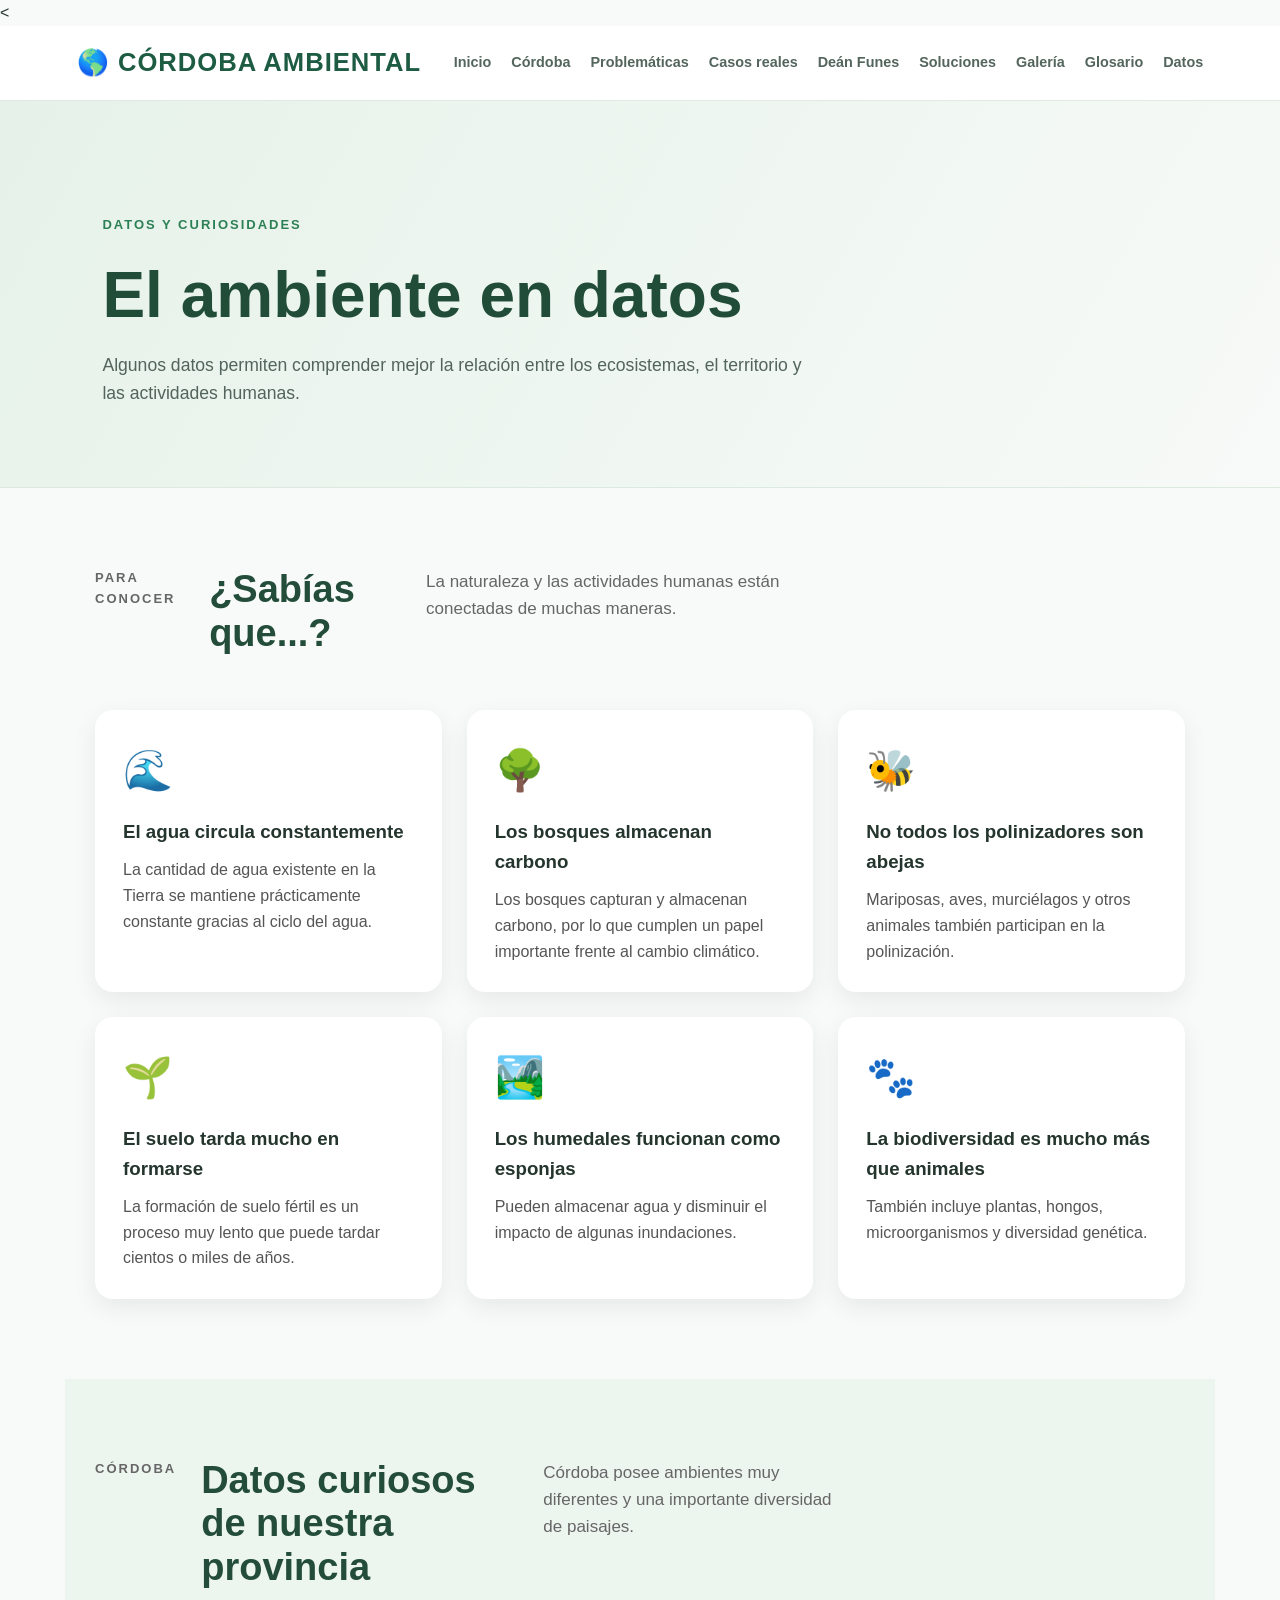
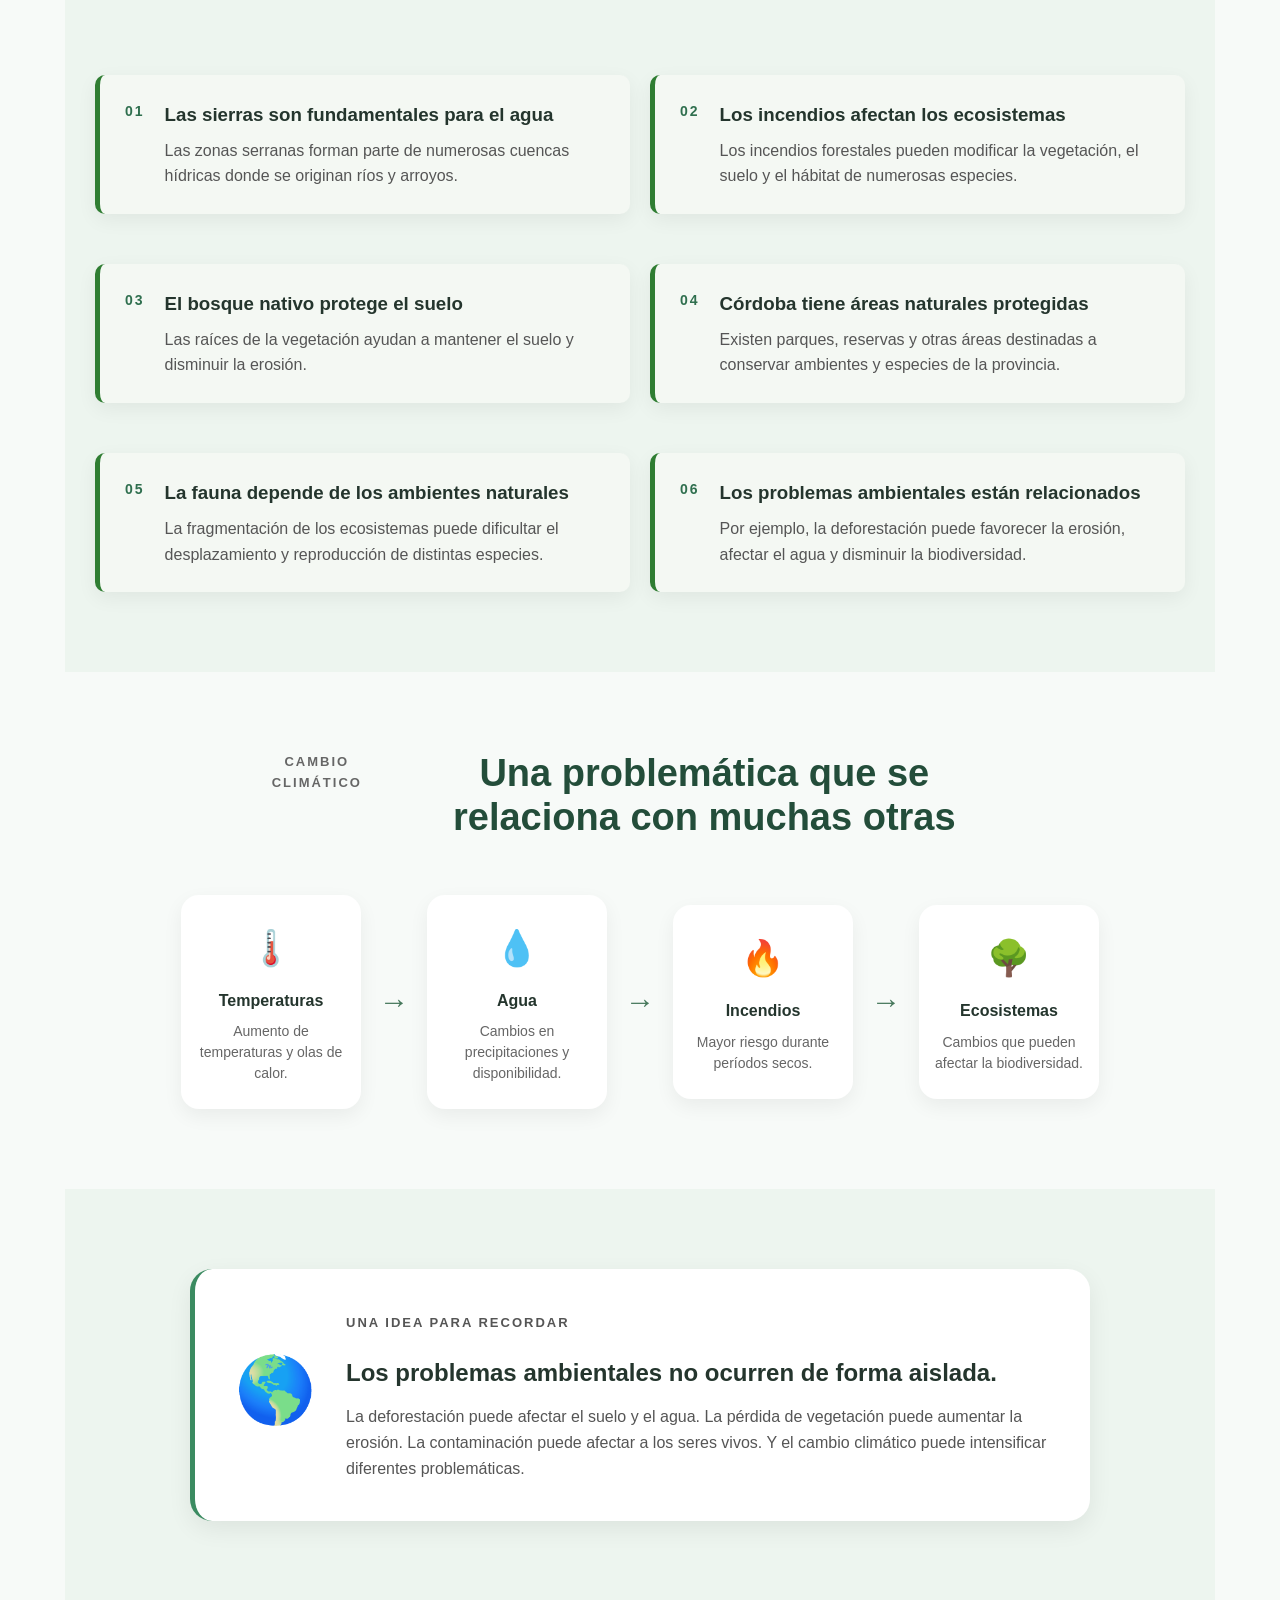
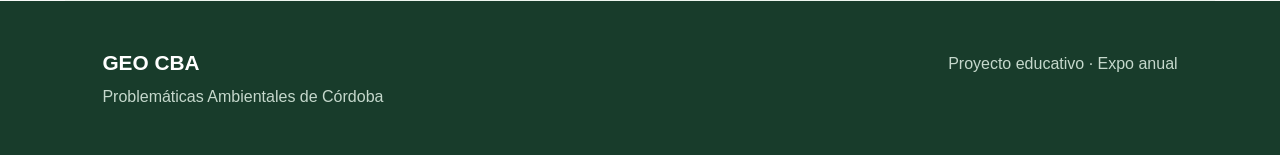
<file: datos.html>
<!DOCTYPE html>
<html lang="es">

<head>

    <meta charset="UTF-8">

    <meta name="viewport" content="width=device-width, initial-scale=1.0">

    <title>Datos curiosos | GEO CBA</title>

    <link rel="stylesheet" href="css/estilos.css">

</head>


<body>


    <!-- HEADER -->
<<header class="header">

    <div class="logo">
        <a href="index.html">🌎 CÓRDOBA AMBIENTAL</a>
    </div>

    <!-- Botón del menú -->
    <input type="checkbox" id="menu-toggle">

    <label for="menu-toggle" class="menu-icon">
        ☰
    </label>

    <!-- Menú -->
    <nav class="nav">

        <a href="index.html">Inicio</a>
        <a href="cordoba.html">Córdoba</a>
        <a href="problematicas.html">Problemáticas</a>
        <a href="casos.html">Casos reales</a>
        <a href="dean-funes.html">Deán Funes</a>
        <a href="soluciones.html">Soluciones</a>
        <a href="galeria.html">Galería</a>
        <a href="glosario.html">Glosario</a>
        <a href="datos.html">Datos</a>

    </nav>

</header>

    <!-- CABECERA -->

    <section class="cabecera-pagina">

        <p class="etiqueta">
            DATOS Y CURIOSIDADES
        </p>

        <h1>
            El ambiente en datos
        </h1>

        <p>
            Algunos datos permiten comprender mejor la relación
            entre los ecosistemas, el territorio y las actividades
            humanas.
        </p>

    </section>



    <!-- DATOS DESTACADOS -->

    <section class="seccion">

        <div class="titulo-seccion">

            <p class="etiqueta">
                PARA CONOCER
            </p>

            <h2>
                ¿Sabías que...?
            </h2>

            <p>
                La naturaleza y las actividades humanas están
                conectadas de muchas maneras.
            </p>

        </div>


        <div class="datos-grid">


            <article class="dato-card">

                <span class="dato-icono">
                    🌊
                </span>

                <h3>
                    El agua circula constantemente
                </h3>

                <p>
                    La cantidad de agua existente en la Tierra
                    se mantiene prácticamente constante gracias
                    al ciclo del agua.
                </p>

            </article>



            <article class="dato-card">

                <span class="dato-icono">
                    🌳
                </span>

                <h3>
                    Los bosques almacenan carbono
                </h3>

                <p>
                    Los bosques capturan y almacenan carbono,
                    por lo que cumplen un papel importante frente
                    al cambio climático.
                </p>

            </article>



            <article class="dato-card">

                <span class="dato-icono">
                    🐝
                </span>

                <h3>
                    No todos los polinizadores son abejas
                </h3>

                <p>
                    Mariposas, aves, murciélagos y otros animales
                    también participan en la polinización.
                </p>

            </article>



            <article class="dato-card">

                <span class="dato-icono">
                    🌱
                </span>

                <h3>
                    El suelo tarda mucho en formarse
                </h3>

                <p>
                    La formación de suelo fértil es un proceso muy
                    lento que puede tardar cientos o miles de años.
                </p>

            </article>



            <article class="dato-card">

                <span class="dato-icono">
                    🏞️
                </span>

                <h3>
                    Los humedales funcionan como esponjas
                </h3>

                <p>
                    Pueden almacenar agua y disminuir el impacto
                    de algunas inundaciones.
                </p>

            </article>



            <article class="dato-card">

                <span class="dato-icono">
                    🐾
                </span>

                <h3>
                    La biodiversidad es mucho más que animales
                </h3>

                <p>
                    También incluye plantas, hongos, microorganismos
                    y diversidad genética.
                </p>

            </article>



        </div>

    </section>



    <!-- CÓRDOBA -->

    <section class="seccion fondo-claro">

        <div class="titulo-seccion">

            <p class="etiqueta">
                CÓRDOBA
            </p>

            <h2>
                Datos curiosos de nuestra provincia
            </h2>

            <p>
                Córdoba posee ambientes muy diferentes y una
                importante diversidad de paisajes.
            </p>

        </div>


        <div class="datos-cordoba">


            <article class="dato-cordoba">

                <div class="numero">
                    01
                </div>

                <div>

                    <h3>
                        Las sierras son fundamentales para el agua
                    </h3>

                    <p>
                        Las zonas serranas forman parte de numerosas
                        cuencas hídricas donde se originan ríos y
                        arroyos.
                    </p>

                </div>

            </article>



            <article class="dato-cordoba">

                <div class="numero">
                    02
                </div>

                <div>

                    <h3>
                        Los incendios afectan los ecosistemas
                    </h3>

                    <p>
                        Los incendios forestales pueden modificar
                        la vegetación, el suelo y el hábitat de
                        numerosas especies.
                    </p>

                </div>

            </article>



            <article class="dato-cordoba">

                <div class="numero">
                    03
                </div>

                <div>

                    <h3>
                        El bosque nativo protege el suelo
                    </h3>

                    <p>
                        Las raíces de la vegetación ayudan a
                        mantener el suelo y disminuir la erosión.
                    </p>

                </div>

            </article>



            <article class="dato-cordoba">

                <div class="numero">
                    04
                </div>

                <div>

                    <h3>
                        Córdoba tiene áreas naturales protegidas
                    </h3>

                    <p>
                        Existen parques, reservas y otras áreas
                        destinadas a conservar ambientes y especies
                        de la provincia.
                    </p>

                </div>

            </article>



            <article class="dato-cordoba">

                <div class="numero">
                    05
                </div>

                <div>

                    <h3>
                        La fauna depende de los ambientes naturales
                    </h3>

                    <p>
                        La fragmentación de los ecosistemas puede
                        dificultar el desplazamiento y reproducción
                        de distintas especies.
                    </p>

                </div>

            </article>



            <article class="dato-cordoba">

                <div class="numero">
                    06
                </div>

                <div>

                    <h3>
                        Los problemas ambientales están relacionados
                    </h3>

                    <p>
                        Por ejemplo, la deforestación puede favorecer
                        la erosión, afectar el agua y disminuir la
                        biodiversidad.
                    </p>

                </div>

            </article>


        </div>

    </section>



    <!-- CAMBIO CLIMÁTICO -->

    <section class="seccion">

        <div class="titulo-seccion centrado">

            <p class="etiqueta">
                CAMBIO CLIMÁTICO
            </p>

            <h2>
                Una problemática que se relaciona con muchas otras
            </h2>

        </div>


        <div class="conexion-clima">


            <div class="clima-item">

                <span>
                    🌡️
                </span>

                <strong>
                    Temperaturas
                </strong>

                <p>
                    Aumento de temperaturas y olas de calor.
                </p>

            </div>


            <div class="clima-flecha">
                →
            </div>


            <div class="clima-item">

                <span>
                    💧
                </span>

                <strong>
                    Agua
                </strong>

                <p>
                    Cambios en precipitaciones y disponibilidad.
                </p>

            </div>


            <div class="clima-flecha">
                →
            </div>


            <div class="clima-item">

                <span>
                    🔥
                </span>

                <strong>
                    Incendios
                </strong>

                <p>
                    Mayor riesgo durante períodos secos.
                </p>

            </div>


            <div class="clima-flecha">
                →
            </div>


            <div class="clima-item">

                <span>
                    🌳
                </span>

                <strong>
                    Ecosistemas
                </strong>

                <p>
                    Cambios que pueden afectar la biodiversidad.
                </p>

            </div>


        </div>

    </section>



    <!-- DATO FINAL -->

    <section class="seccion fondo-claro">

        <div class="dato-destacado">

            <span>
                🌎
            </span>

            <div>

                <p class="etiqueta">
                    UNA IDEA PARA RECORDAR
                </p>

                <h2>
                    Los problemas ambientales no ocurren de forma aislada.
                </h2>

                <p>
                    La deforestación puede afectar el suelo y el agua.
                    La pérdida de vegetación puede aumentar la erosión.
                    La contaminación puede afectar a los seres vivos.
                    Y el cambio climático puede intensificar diferentes
                    problemáticas.
                </p>

            </div>

        </div>

    </section>



    <!-- FOOTER -->

    <footer class="footer">

        <div>

            <strong>
                GEO CBA
            </strong>

            <p>
                Problemáticas Ambientales de Córdoba
            </p>

        </div>

        <div>

            <p>
                Proyecto educativo · Expo anual
            </p>

        </div>

    </footer>


</body>

</html>
</file>
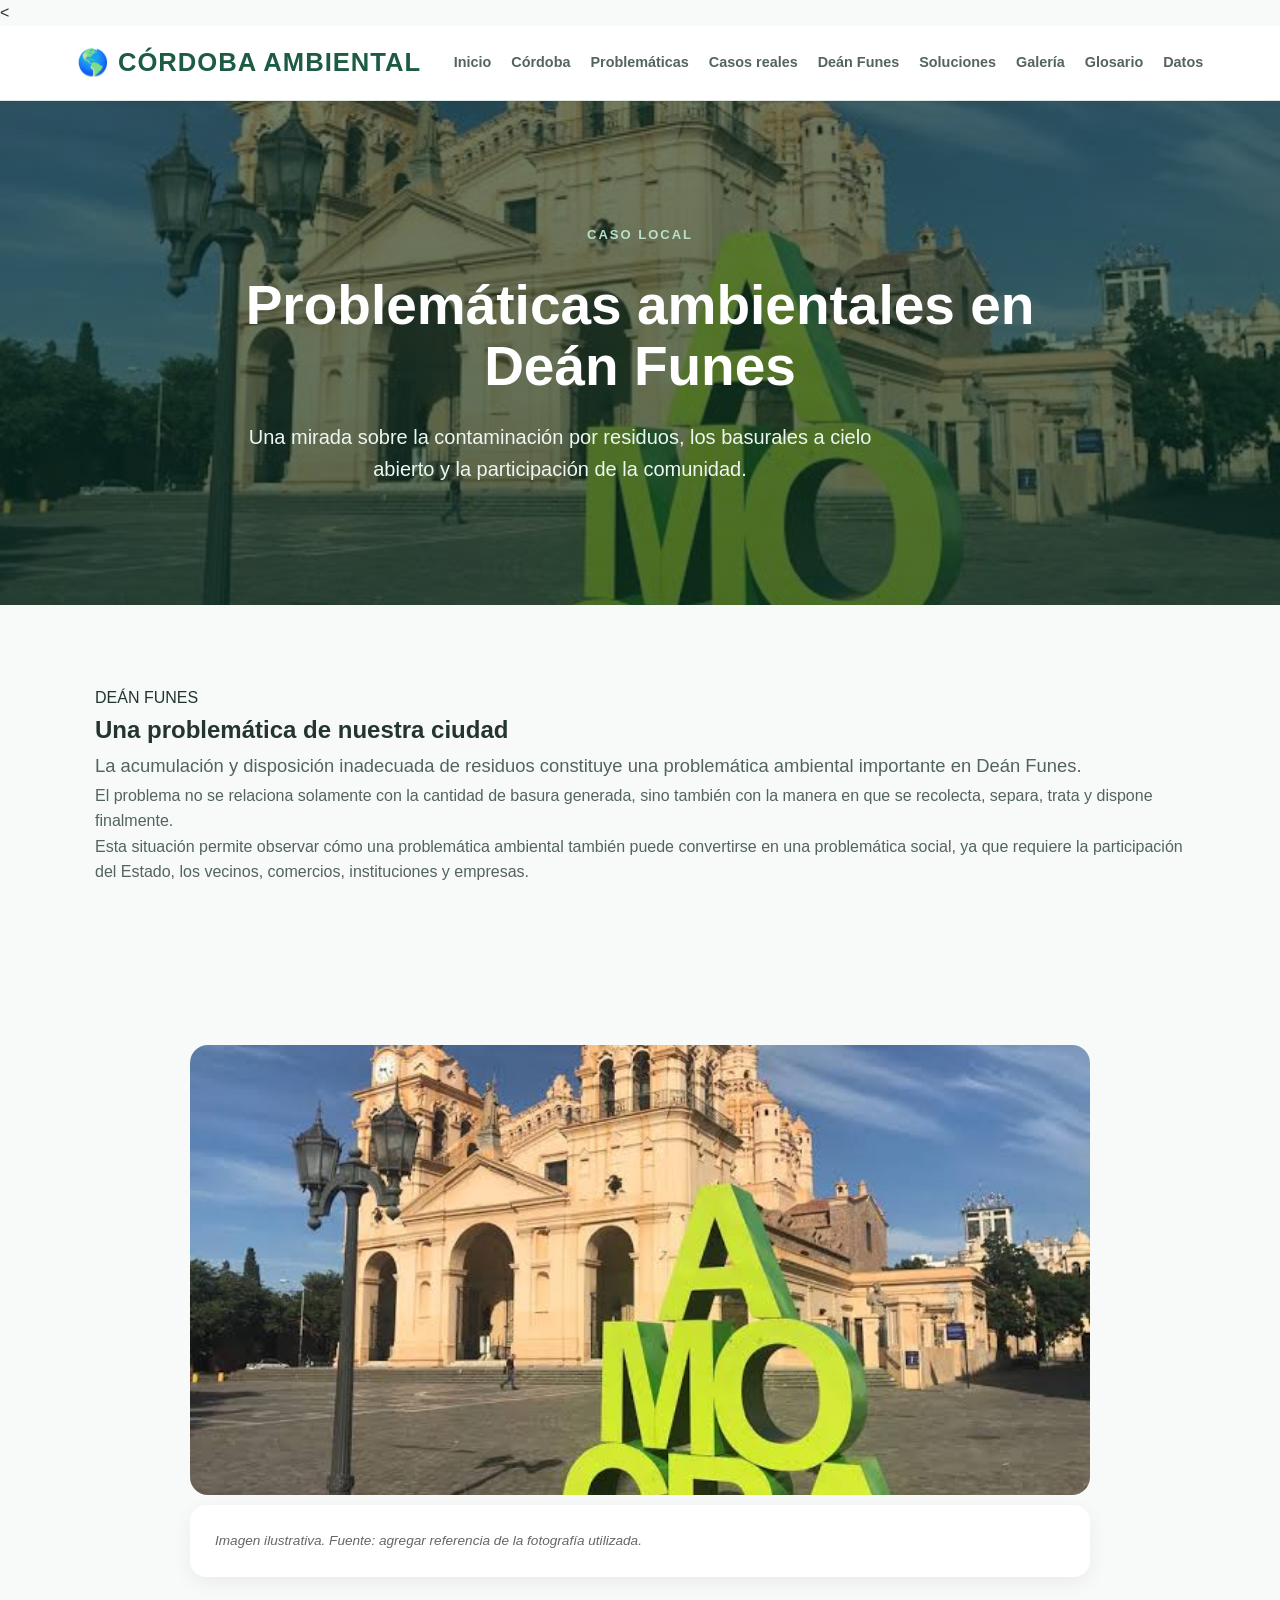
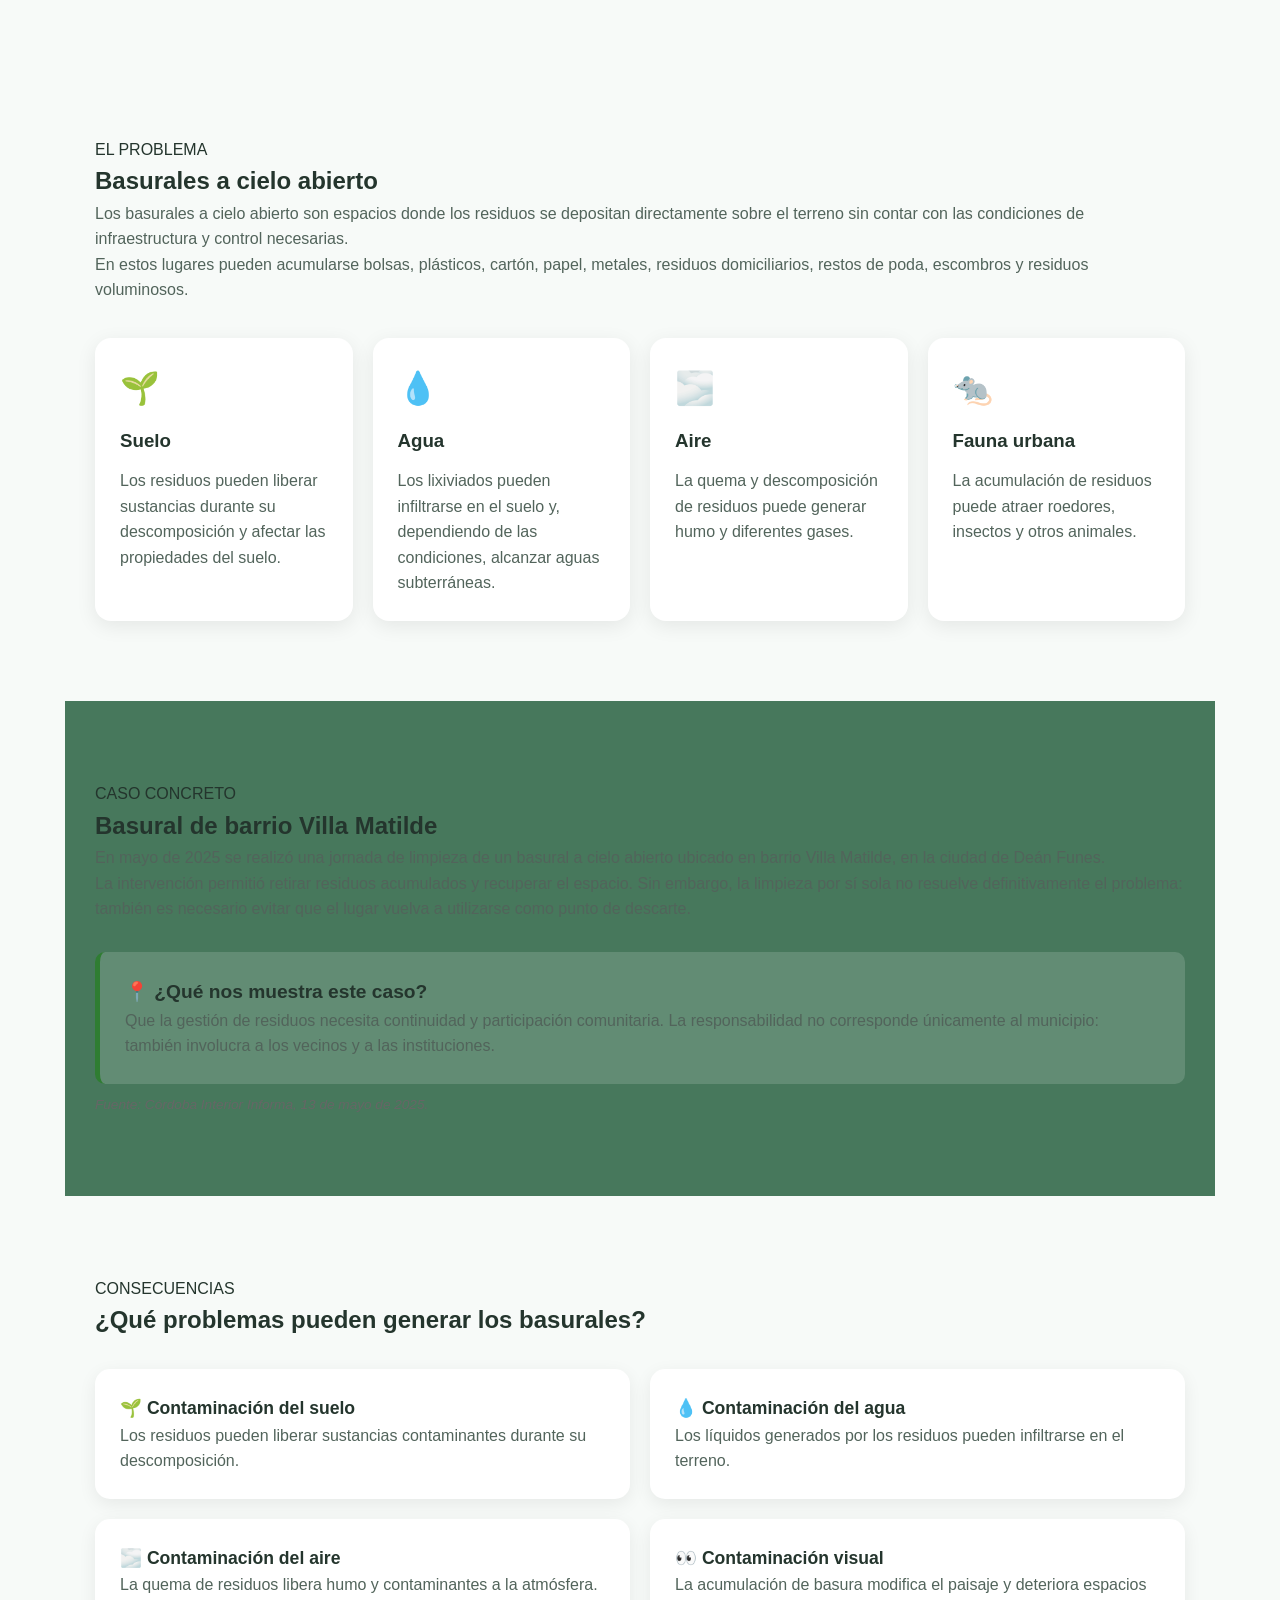
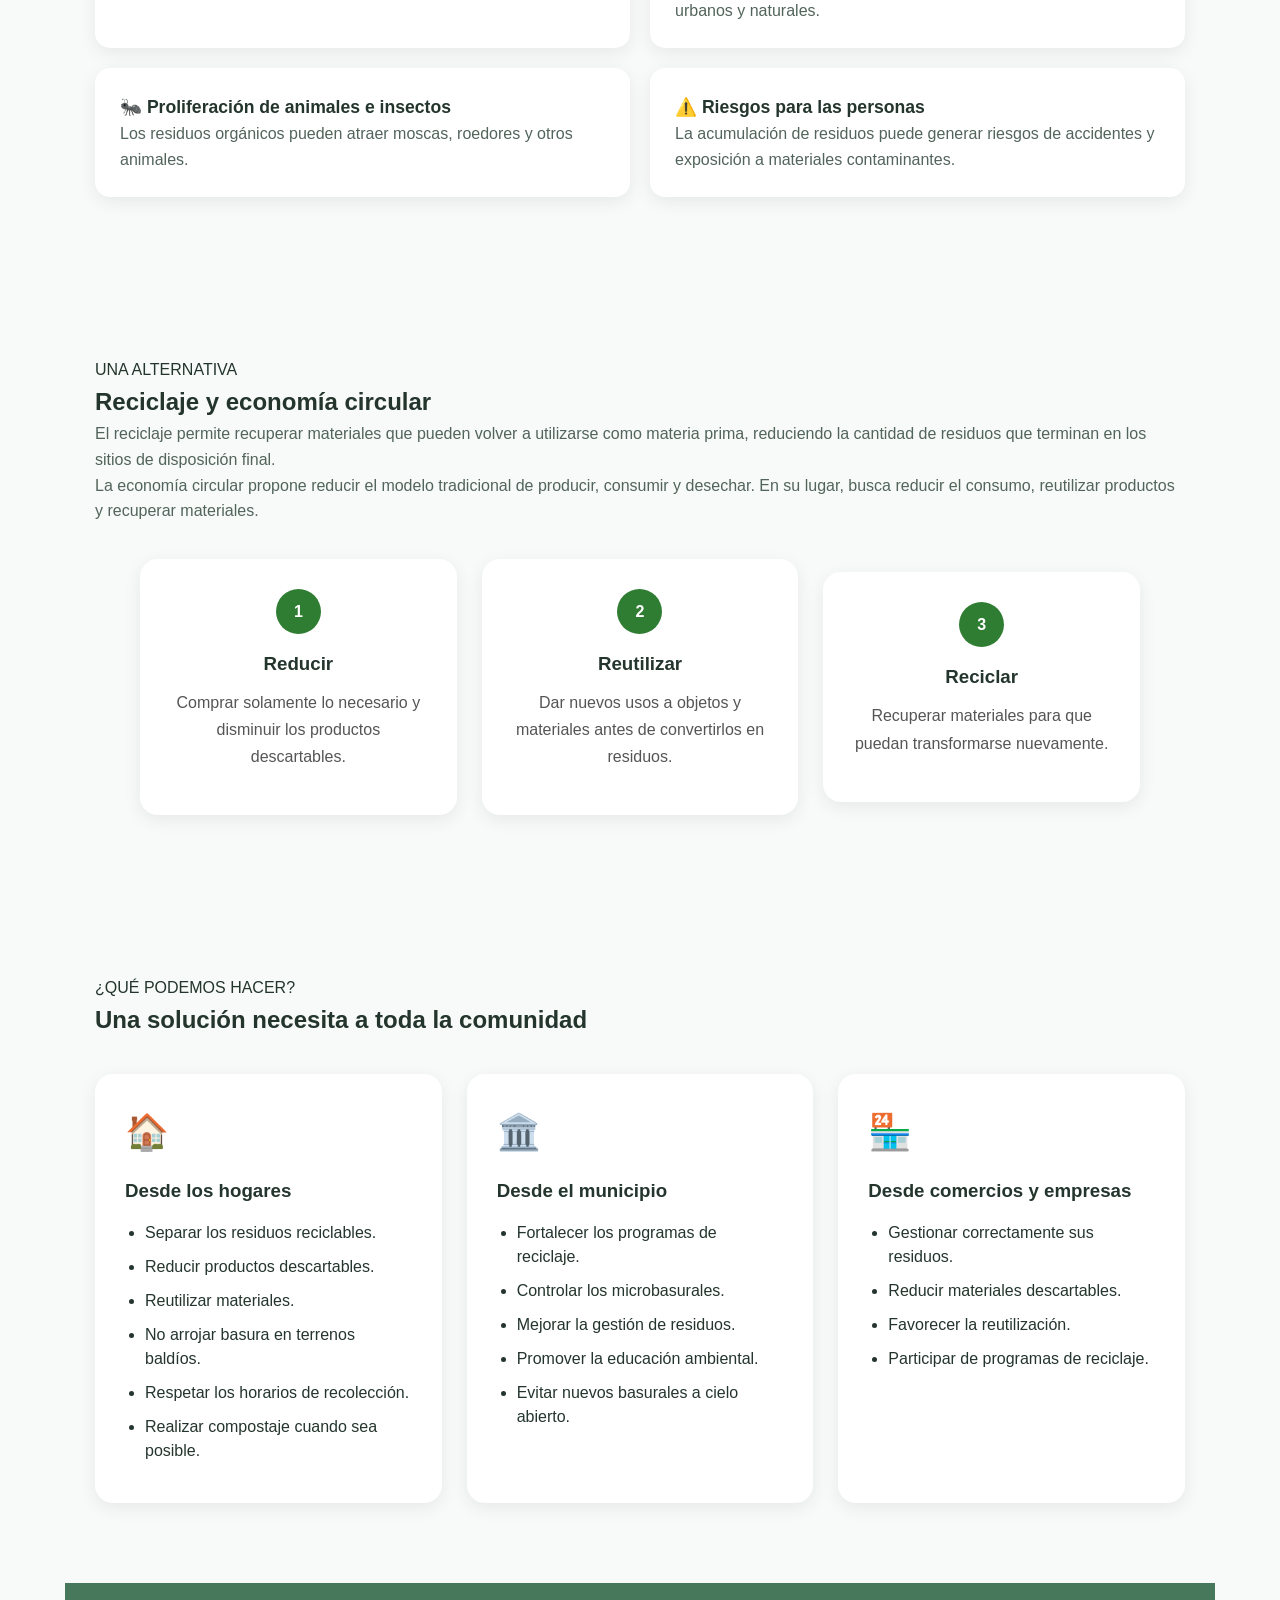
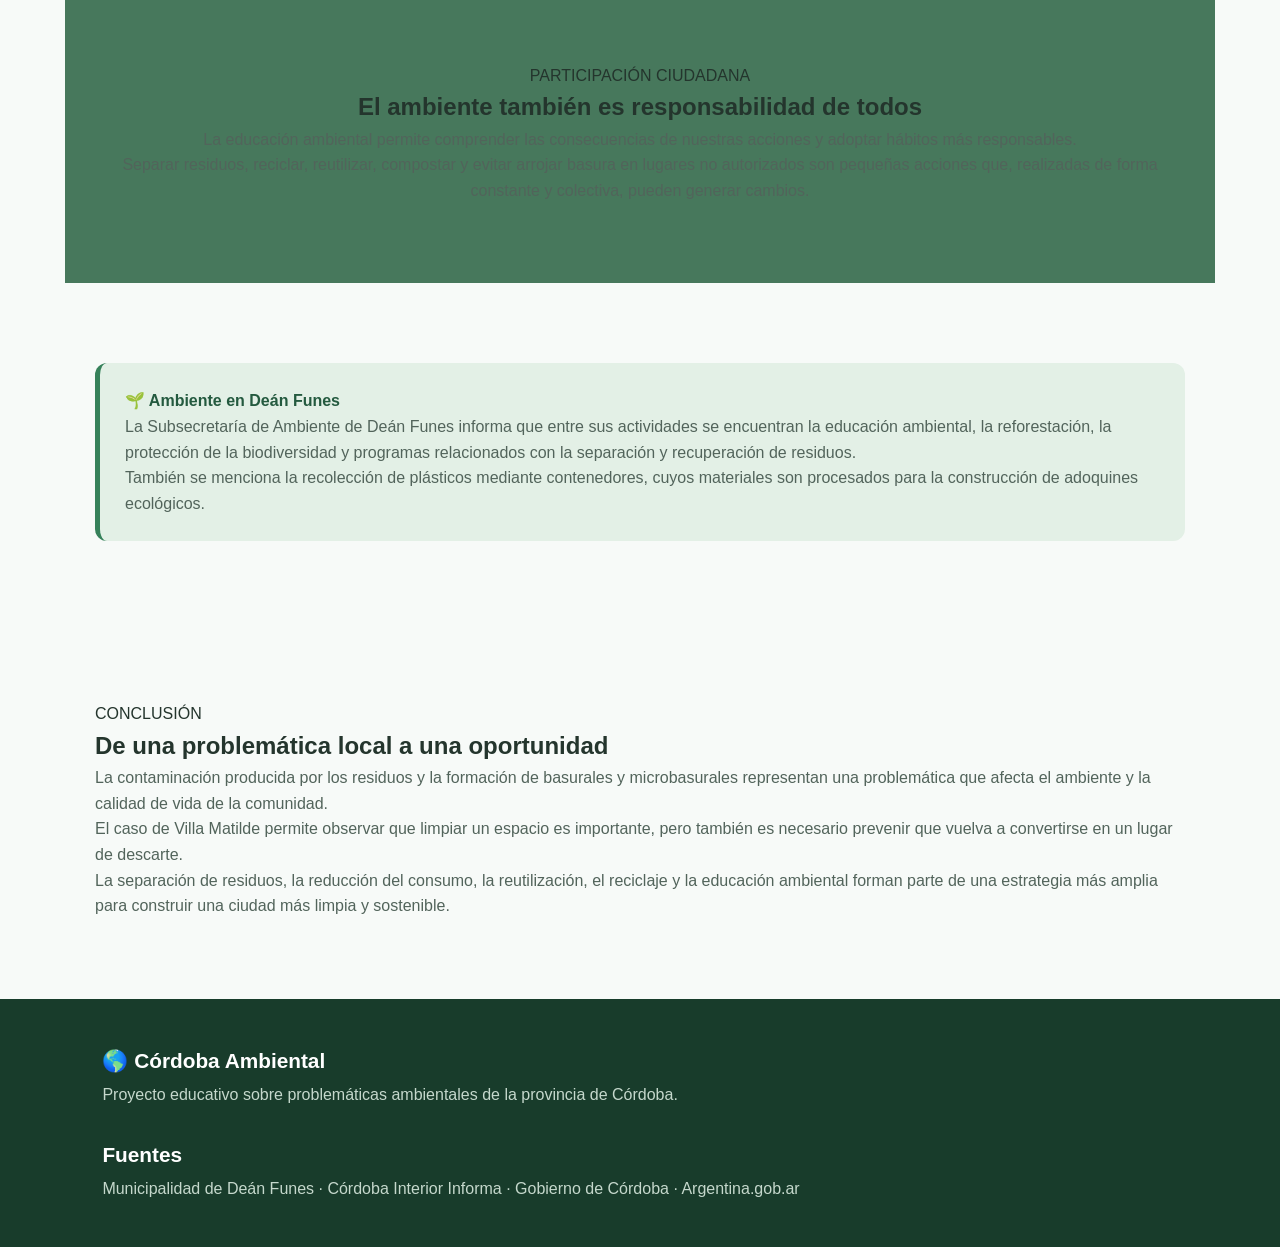
<file: dean-funes.html>
<!DOCTYPE html>
<html lang="es">

<head>
    <meta charset="UTF-8">
    <meta name="viewport" content="width=device-width, initial-scale=1.0">

    <title>Deán Funes | Problemáticas Ambientales</title>

    <link rel="stylesheet" href="css/estilos.css">
</head>

<body>

    <!-- ================= HEADER ================= -->

   <<header class="header">

    <div class="logo">
        <a href="index.html">🌎 CÓRDOBA AMBIENTAL</a>
    </div>

    <!-- Botón del menú -->
    <input type="checkbox" id="menu-toggle">

    <label for="menu-toggle" class="menu-icon">
        ☰
    </label>

    <!-- Menú -->
    <nav class="nav">

        <a href="index.html">Inicio</a>
        <a href="cordoba.html">Córdoba</a>
        <a href="problematicas.html">Problemáticas</a>
        <a href="casos.html">Casos reales</a>
        <a href="dean-funes.html">Deán Funes</a>
        <a href="soluciones.html">Soluciones</a>
        <a href="galeria.html">Galería</a>
        <a href="glosario.html">Glosario</a>
        <a href="datos.html">Datos</a>

    </nav>

</header>

    <!-- ================= HERO ================= -->

    <section class="hero dean-hero">

        <div class="hero-contenido">

            <span class="etiqueta">CASO LOCAL</span>

            <h1>Problemáticas ambientales en Deán Funes</h1>

            <p>
                Una mirada sobre la contaminación por residuos,
                los basurales a cielo abierto y la participación
                de la comunidad.
            </p>

        </div>

    </section>


    <main>


        <!-- ================= INTRODUCCIÓN ================= -->

        <section class="seccion">

            <div class="contenedor">

                <span class="etiqueta-verde">DEÁN FUNES</span>

                <h2>Una problemática de nuestra ciudad</h2>

                <p class="texto-intro">
                    La acumulación y disposición inadecuada de residuos
                    constituye una problemática ambiental importante
                    en Deán Funes.
                </p>

                <p>
                    El problema no se relaciona solamente con la cantidad
                    de basura generada, sino también con la manera en que
                    se recolecta, separa, trata y dispone finalmente.
                </p>

                <p>
                    Esta situación permite observar cómo una problemática
                    ambiental también puede convertirse en una problemática
                    social, ya que requiere la participación del Estado,
                    los vecinos, comercios, instituciones y empresas.
                </p>

            </div>

        </section>


        <!-- ================= FOTO ================= -->

        <section class="seccion fondo-suave">

            <div class="contenedor">

                <div class="imagen-destacada">

                    <img src="img/cordoba.jpeg"
                        alt="Paisaje de Deán Funes y su entorno">

                    <p class="fuente-foto">
                        Imagen ilustrativa. Fuente: agregar referencia
                        de la fotografía utilizada.
                    </p>

                </div>

            </div>

        </section>


        <!-- ================= BASURALES ================= -->

        <section class="seccion">

            <div class="contenedor">

                <span class="etiqueta-verde">EL PROBLEMA</span>

                <h2>Basurales a cielo abierto</h2>

                <p>
                    Los basurales a cielo abierto son espacios donde
                    los residuos se depositan directamente sobre el
                    terreno sin contar con las condiciones de
                    infraestructura y control necesarias.
                </p>

                <p>
                    En estos lugares pueden acumularse bolsas, plásticos,
                    cartón, papel, metales, residuos domiciliarios,
                    restos de poda, escombros y residuos voluminosos.
                </p>

                <div class="tarjetas-info">

                    <div class="tarjeta-info">
                        <span>🌱</span>
                        <h3>Suelo</h3>
                        <p>
                            Los residuos pueden liberar sustancias durante
                            su descomposición y afectar las propiedades
                            del suelo.
                        </p>
                    </div>

                    <div class="tarjeta-info">
                        <span>💧</span>
                        <h3>Agua</h3>
                        <p>
                            Los lixiviados pueden infiltrarse en el suelo
                            y, dependiendo de las condiciones, alcanzar
                            aguas subterráneas.
                        </p>
                    </div>

                    <div class="tarjeta-info">
                        <span>🌫️</span>
                        <h3>Aire</h3>
                        <p>
                            La quema y descomposición de residuos puede
                            generar humo y diferentes gases.
                        </p>
                    </div>

                    <div class="tarjeta-info">
                        <span>🐀</span>
                        <h3>Fauna urbana</h3>
                        <p>
                            La acumulación de residuos puede atraer
                            roedores, insectos y otros animales.
                        </p>
                    </div>

                </div>

            </div>

        </section>


        <!-- ================= VILLA MATILDE ================= -->

        <section class="seccion fondo-verde">

            <div class="contenedor">

                <span class="etiqueta-clara">CASO CONCRETO</span>

                <h2>Basural de barrio Villa Matilde</h2>

                <p>
                    En mayo de 2025 se realizó una jornada de limpieza
                    de un basural a cielo abierto ubicado en barrio
                    Villa Matilde, en la ciudad de Deán Funes.
                </p>

                <p>
                    La intervención permitió retirar residuos acumulados
                    y recuperar el espacio. Sin embargo, la limpieza por
                    sí sola no resuelve definitivamente el problema:
                    también es necesario evitar que el lugar vuelva a
                    utilizarse como punto de descarte.
                </p>

                <div class="dato-importante">

                    <strong>📍 ¿Qué nos muestra este caso?</strong>

                    <p>
                        Que la gestión de residuos necesita continuidad
                        y participación comunitaria. La responsabilidad
                        no corresponde únicamente al municipio: también
                        involucra a los vecinos y a las instituciones.
                    </p>

                </div>

                <p class="fuente-caso">
                    Fuente: Córdoba Interior Informa, 13 de mayo de 2025.
                </p>

            </div>

        </section>


        <!-- ================= CONSECUENCIAS ================= -->

        <section class="seccion">

            <div class="contenedor">

                <span class="etiqueta-verde">CONSECUENCIAS</span>

                <h2>¿Qué problemas pueden generar los basurales?</h2>

                <div class="lista-problemas">

                    <div>
                        <strong>🌱 Contaminación del suelo</strong>
                        <p>
                            Los residuos pueden liberar sustancias
                            contaminantes durante su descomposición.
                        </p>
                    </div>

                    <div>
                        <strong>💧 Contaminación del agua</strong>
                        <p>
                            Los líquidos generados por los residuos
                            pueden infiltrarse en el terreno.
                        </p>
                    </div>

                    <div>
                        <strong>🌫️ Contaminación del aire</strong>
                        <p>
                            La quema de residuos libera humo y
                            contaminantes a la atmósfera.
                        </p>
                    </div>

                    <div>
                        <strong>👀 Contaminación visual</strong>
                        <p>
                            La acumulación de basura modifica el paisaje
                            y deteriora espacios urbanos y naturales.
                        </p>
                    </div>

                    <div>
                        <strong>🐜 Proliferación de animales e insectos</strong>
                        <p>
                            Los residuos orgánicos pueden atraer moscas,
                            roedores y otros animales.
                        </p>
                    </div>

                    <div>
                        <strong>⚠️ Riesgos para las personas</strong>
                        <p>
                            La acumulación de residuos puede generar
                            riesgos de accidentes y exposición a
                            materiales contaminantes.
                        </p>
                    </div>

                </div>

            </div>

        </section>


        <!-- ================= RECICLAJE ================= -->

        <section class="seccion fondo-suave">

            <div class="contenedor">

                <span class="etiqueta-verde">UNA ALTERNATIVA</span>

                <h2>Reciclaje y economía circular</h2>

                <p>
                    El reciclaje permite recuperar materiales que pueden
                    volver a utilizarse como materia prima, reduciendo
                    la cantidad de residuos que terminan en los sitios
                    de disposición final.
                </p>

                <p>
                    La economía circular propone reducir el modelo
                    tradicional de producir, consumir y desechar.
                    En su lugar, busca reducir el consumo, reutilizar
                    productos y recuperar materiales.
                </p>

                <div class="economia-circular">

                    <div>
                        <span>1</span>
                        <h3>Reducir</h3>
                        <p>
                            Comprar solamente lo necesario y disminuir
                            los productos descartables.
                        </p>
                    </div>

                    <div>
                        <span>2</span>
                        <h3>Reutilizar</h3>
                        <p>
                            Dar nuevos usos a objetos y materiales antes
                            de convertirlos en residuos.
                        </p>
                    </div>

                    <div>
                        <span>3</span>
                        <h3>Reciclar</h3>
                        <p>
                            Recuperar materiales para que puedan
                            transformarse nuevamente.
                        </p>
                    </div>

                </div>

            </div>

        </section>


        <!-- ================= SOLUCIONES ================= -->

        <section class="seccion">

            <div class="contenedor">

                <span class="etiqueta-verde">¿QUÉ PODEMOS HACER?</span>

                <h2>Una solución necesita a toda la comunidad</h2>

                <div class="acciones-locales">

                    <article>

                        <span>🏠</span>

                        <h3>Desde los hogares</h3>

                        <ul>
                            <li>Separar los residuos reciclables.</li>
                            <li>Reducir productos descartables.</li>
                            <li>Reutilizar materiales.</li>
                            <li>No arrojar basura en terrenos baldíos.</li>
                            <li>Respetar los horarios de recolección.</li>
                            <li>Realizar compostaje cuando sea posible.</li>
                        </ul>

                    </article>


                    <article>

                        <span>🏛️</span>

                        <h3>Desde el municipio</h3>

                        <ul>
                            <li>Fortalecer los programas de reciclaje.</li>
                            <li>Controlar los microbasurales.</li>
                            <li>Mejorar la gestión de residuos.</li>
                            <li>Promover la educación ambiental.</li>
                            <li>Evitar nuevos basurales a cielo abierto.</li>
                        </ul>

                    </article>


                    <article>

                        <span>🏪</span>

                        <h3>Desde comercios y empresas</h3>

                        <ul>
                            <li>Gestionar correctamente sus residuos.</li>
                            <li>Reducir materiales descartables.</li>
                            <li>Favorecer la reutilización.</li>
                            <li>Participar de programas de reciclaje.</li>
                        </ul>

                    </article>

                </div>

            </div>

        </section>


        <!-- ================= PARTICIPACIÓN ================= -->

        <section class="seccion fondo-verde">

            <div class="contenedor centrado">

                <span class="etiqueta-clara">PARTICIPACIÓN CIUDADANA</span>

                <h2>El ambiente también es responsabilidad de todos</h2>

                <p>
                    La educación ambiental permite comprender las
                    consecuencias de nuestras acciones y adoptar
                    hábitos más responsables.
                </p>

                <p>
                    Separar residuos, reciclar, reutilizar, compostar
                    y evitar arrojar basura en lugares no autorizados
                    son pequeñas acciones que, realizadas de forma
                    constante y colectiva, pueden generar cambios.
                </p>

            </div>

        </section>


        <!-- ================= INFORMACIÓN MUNICIPAL ================= -->

        <section class="seccion">

            <div class="contenedor">

                <div class="aviso">

                    <strong>🌱 Ambiente en Deán Funes</strong>

                    <p>
                        La Subsecretaría de Ambiente de Deán Funes informa
                        que entre sus actividades se encuentran la educación
                        ambiental, la reforestación, la protección de la
                        biodiversidad y programas relacionados con la
                        separación y recuperación de residuos.
                    </p>

                    <p>
                        También se menciona la recolección de plásticos
                        mediante contenedores, cuyos materiales son
                        procesados para la construcción de adoquines
                        ecológicos.
                    </p>

                </div>

            </div>

        </section>


        <!-- ================= CONCLUSIÓN ================= -->

        <section class="seccion fondo-suave">

            <div class="contenedor">

                <span class="etiqueta-verde">CONCLUSIÓN</span>

                <h2>De una problemática local a una oportunidad</h2>

                <p>
                    La contaminación producida por los residuos y la
                    formación de basurales y microbasurales representan
                    una problemática que afecta el ambiente y la calidad
                    de vida de la comunidad.
                </p>

                <p>
                    El caso de Villa Matilde permite observar que limpiar
                    un espacio es importante, pero también es necesario
                    prevenir que vuelva a convertirse en un lugar de
                    descarte.
                </p>

                <p>
                    La separación de residuos, la reducción del consumo,
                    la reutilización, el reciclaje y la educación ambiental
                    forman parte de una estrategia más amplia para construir
                    una ciudad más limpia y sostenible.
                </p>

            </div>

        </section>


    </main>


    <!-- ================= FOOTER ================= -->

    <footer class="footer">

        <div>

            <strong>🌎 Córdoba Ambiental</strong>

            <p>
                Proyecto educativo sobre problemáticas ambientales
                de la provincia de Córdoba.
            </p>

        </div>

        <div>

            <strong>Fuentes</strong>

            <p>
                Municipalidad de Deán Funes · Córdoba Interior Informa
                · Gobierno de Córdoba · Argentina.gob.ar
            </p>

        </div>

    </footer>


</body>

</html>
</file>
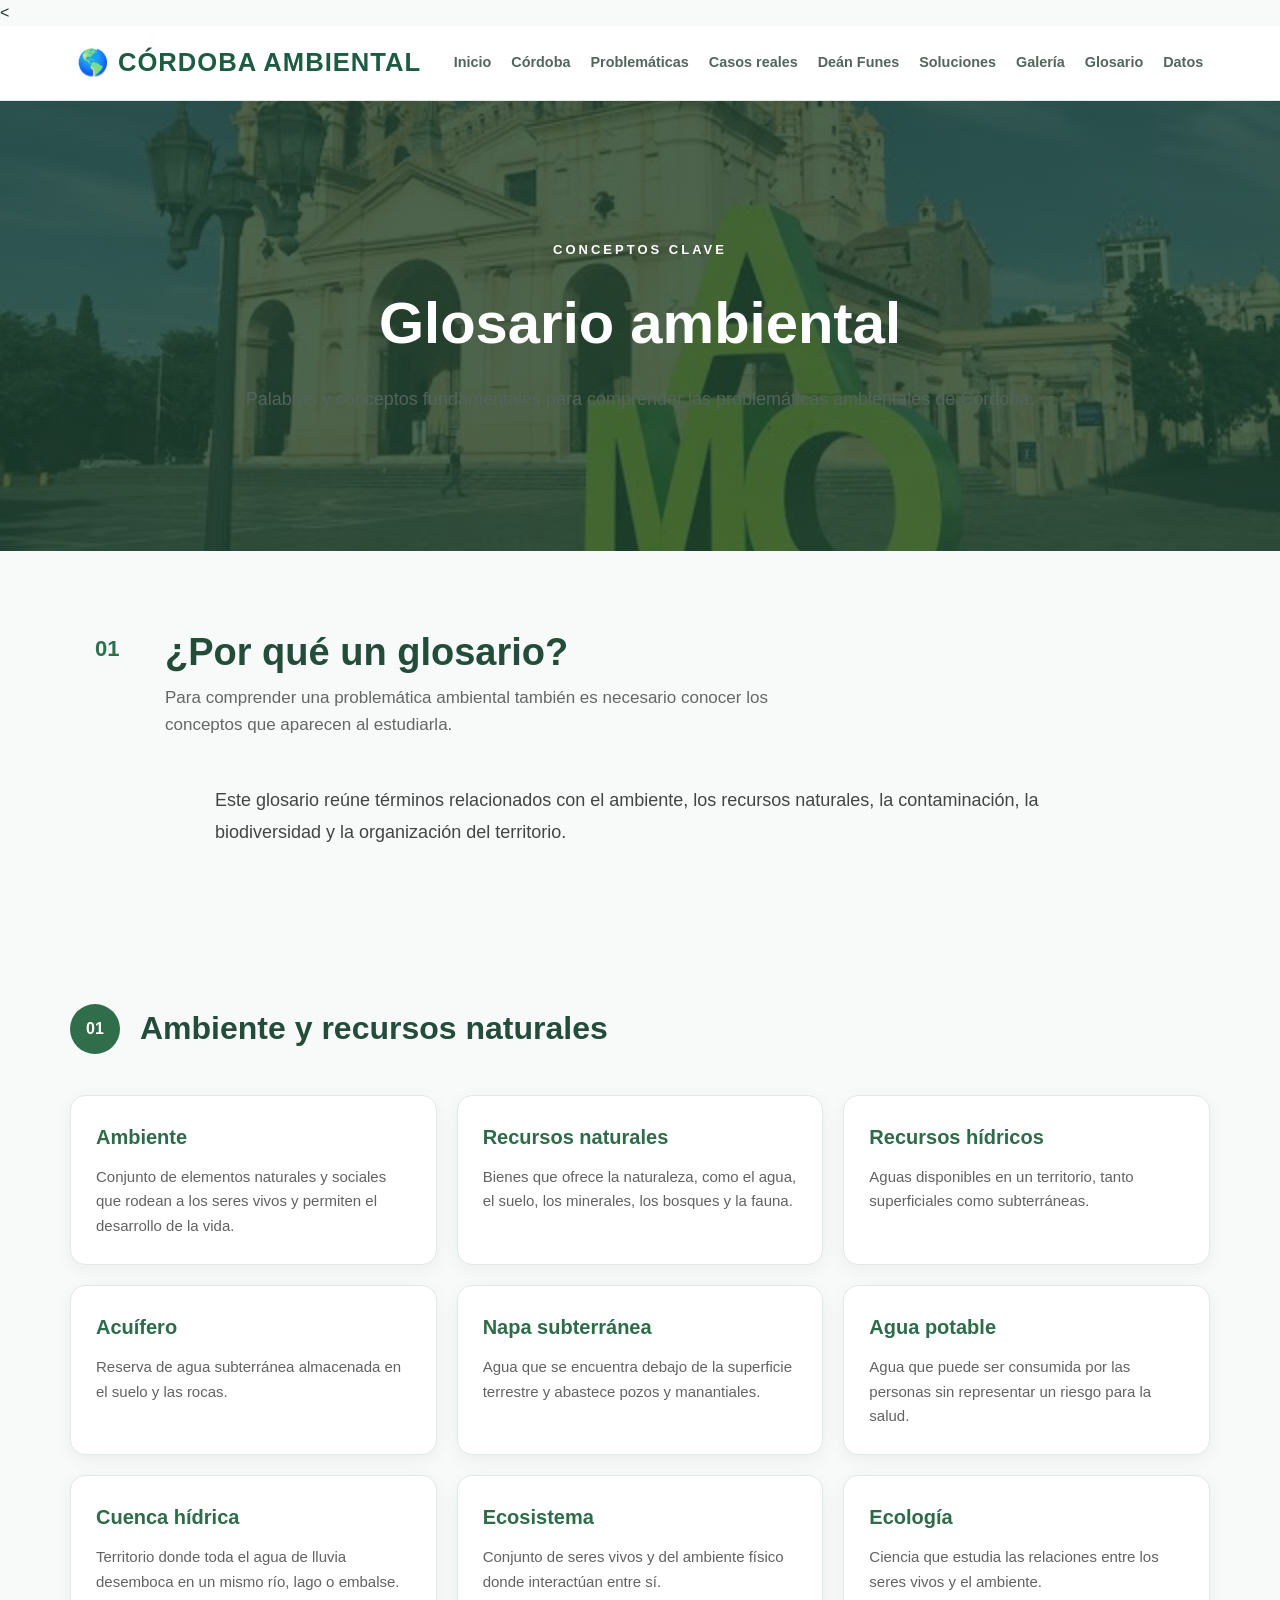
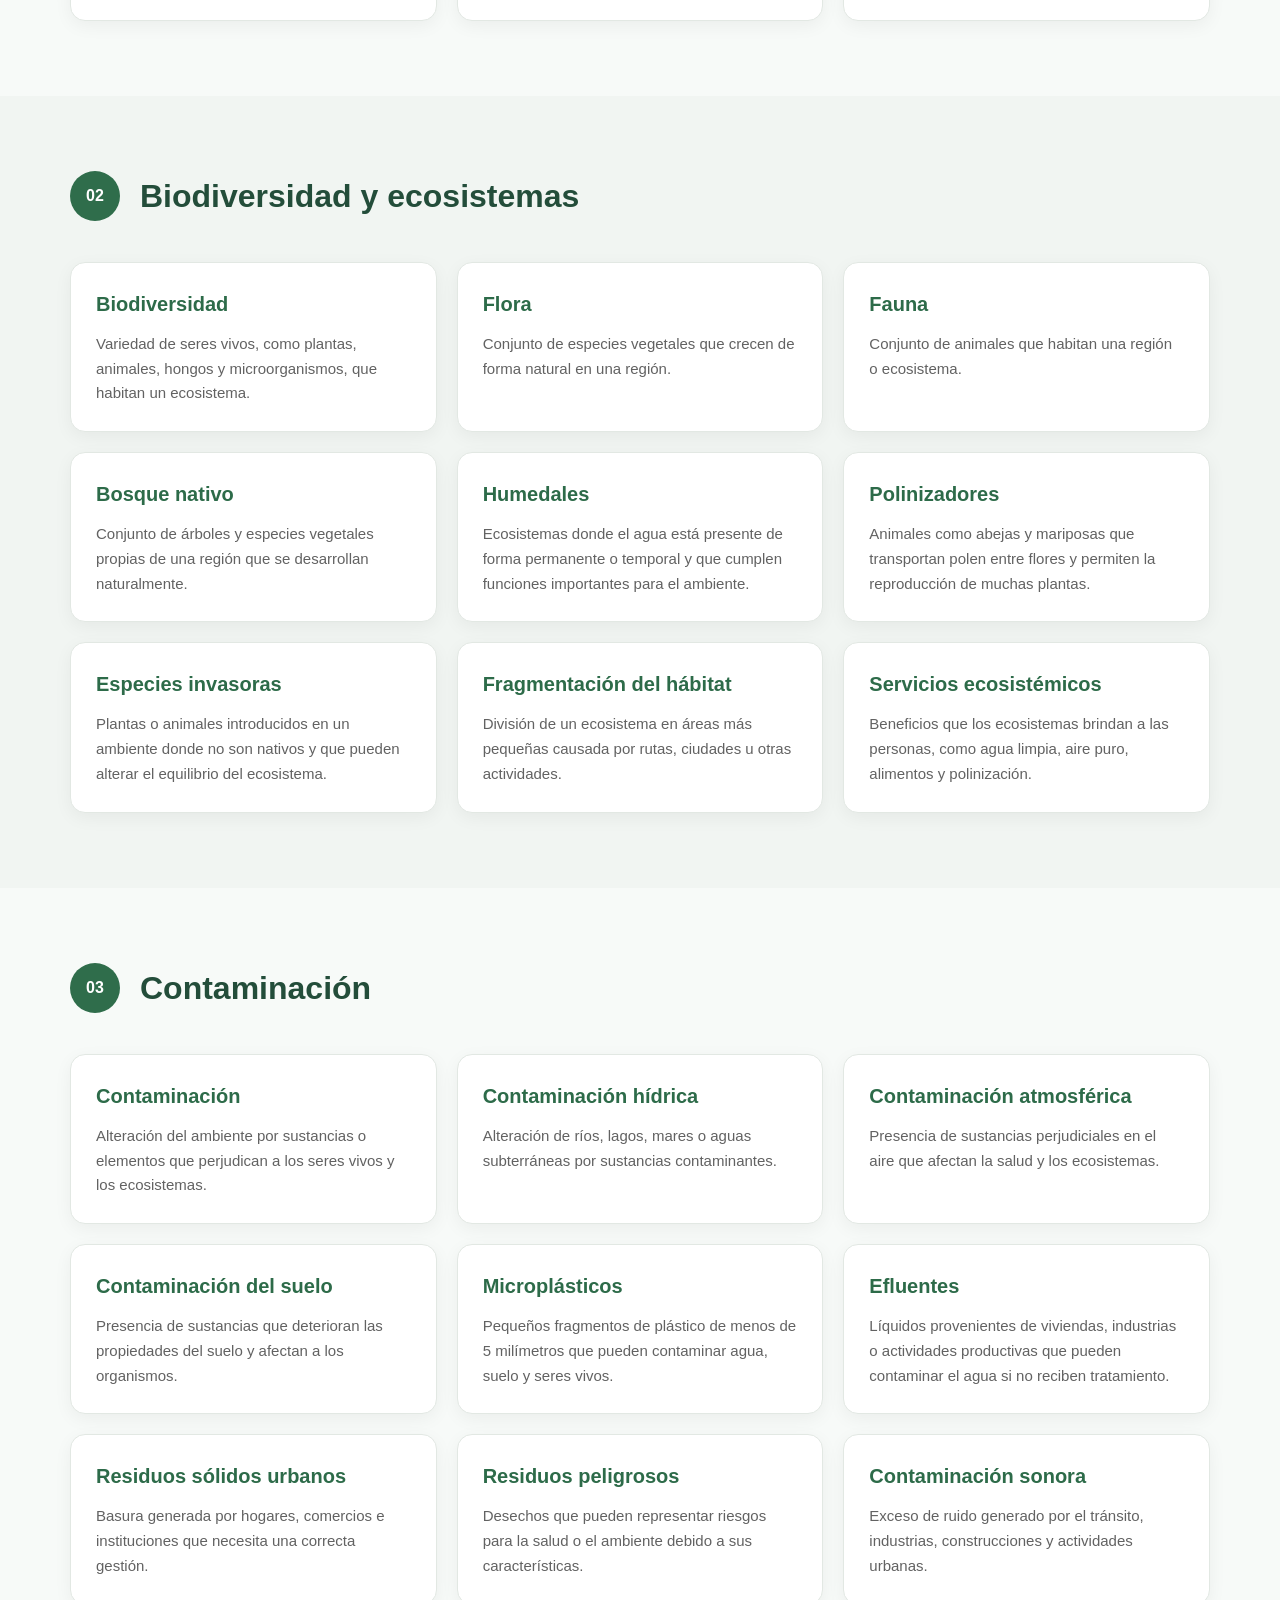
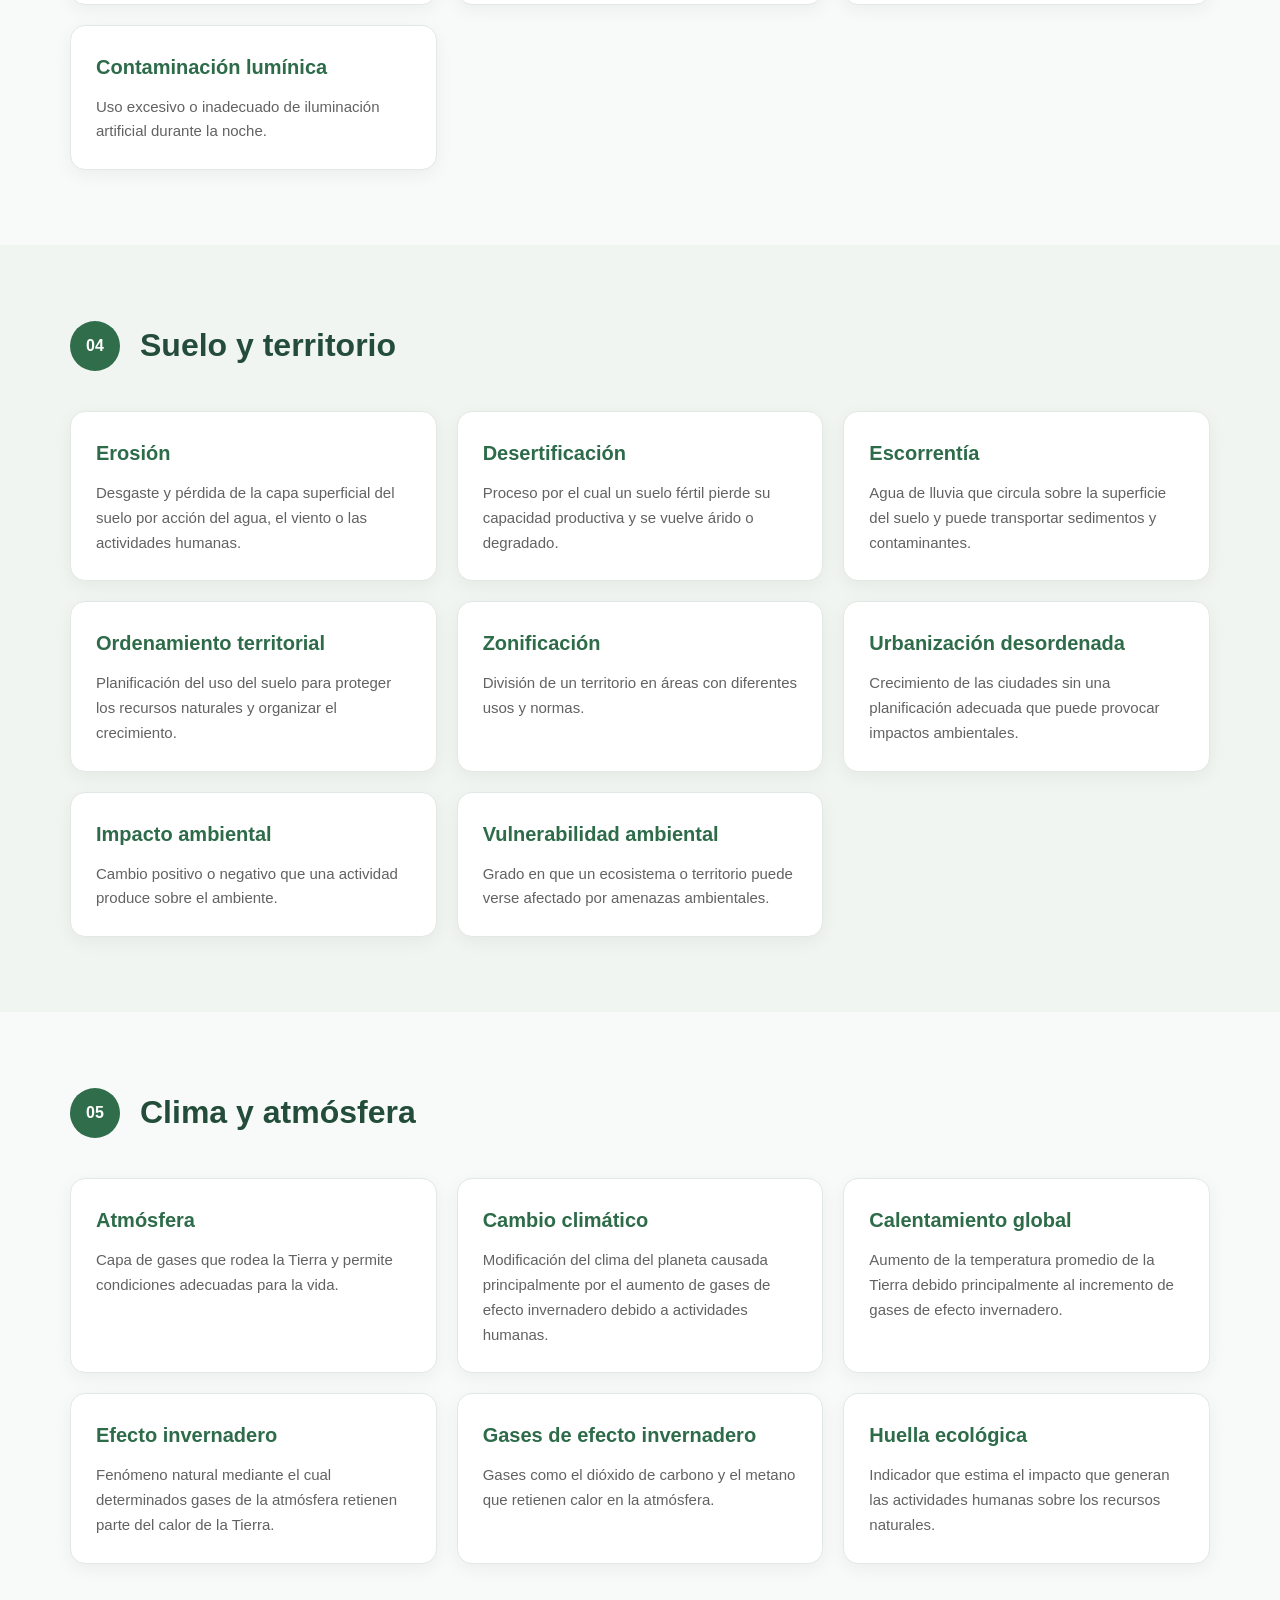
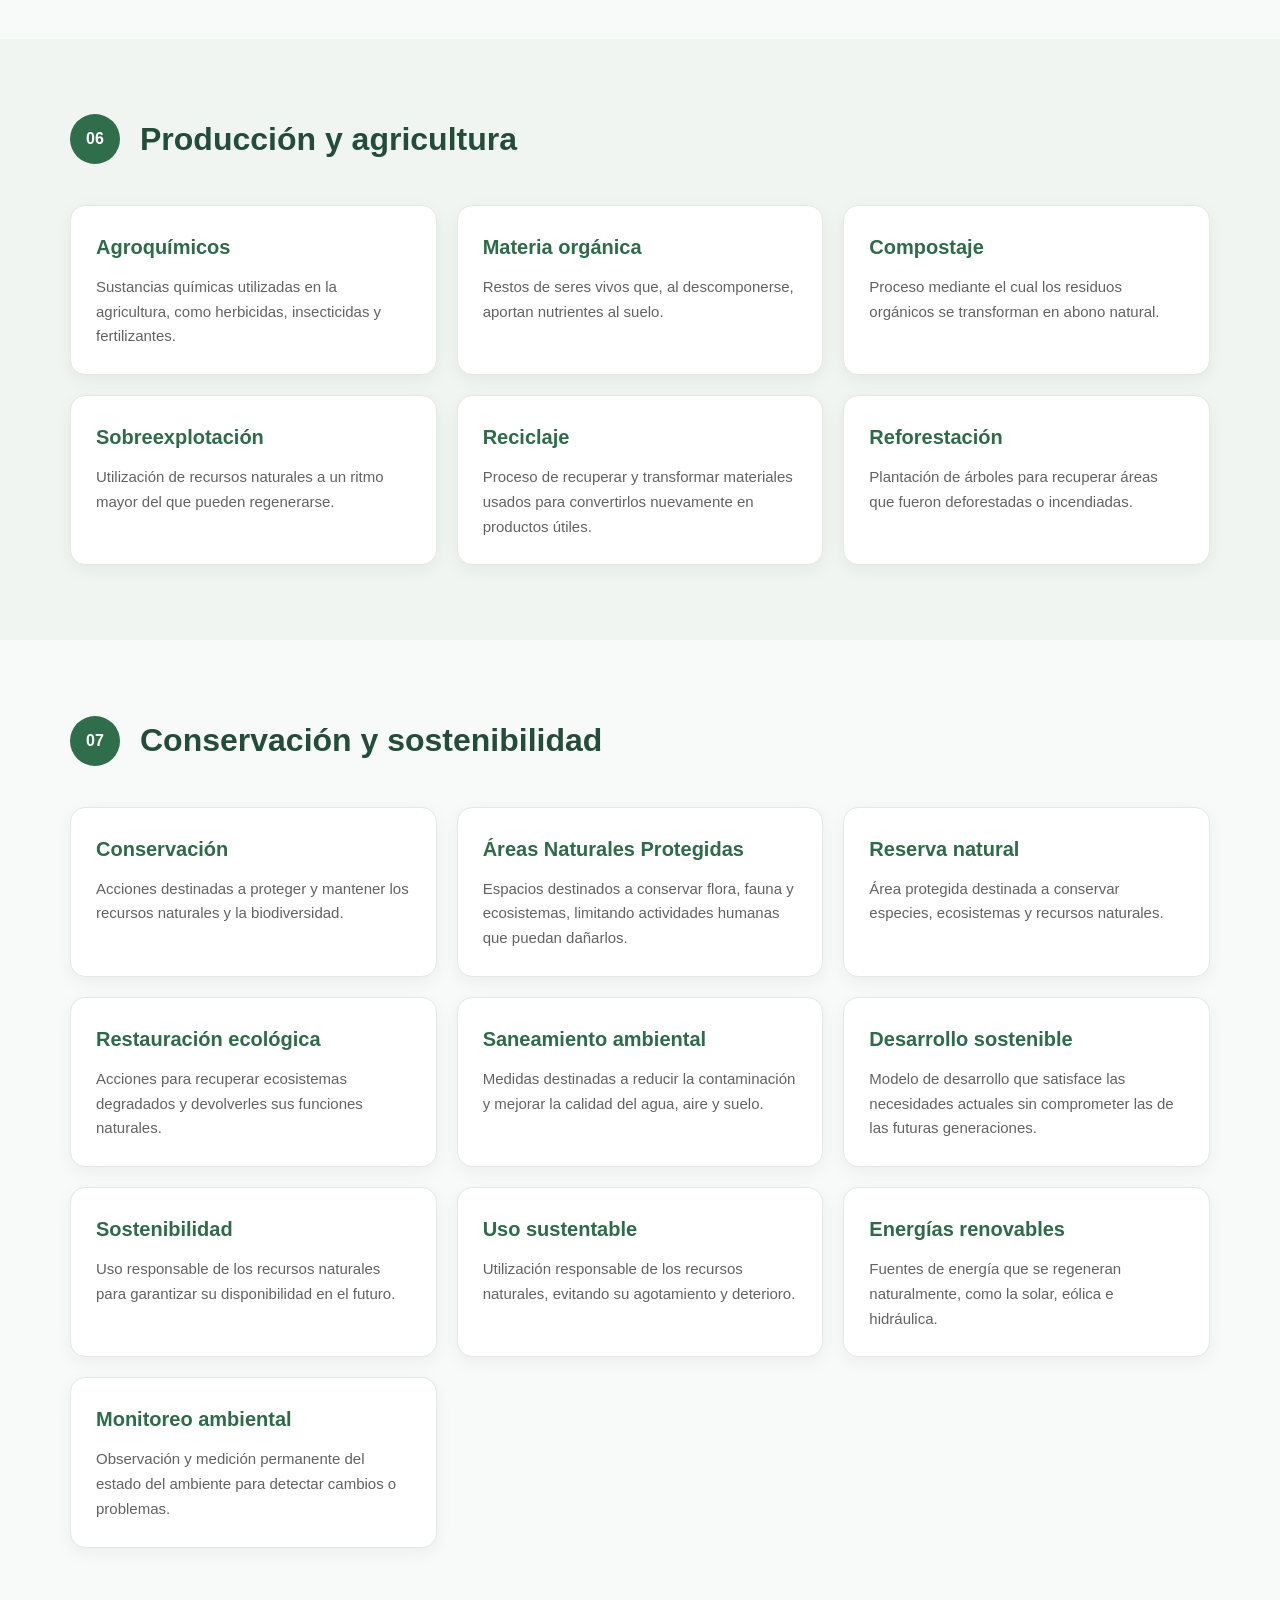
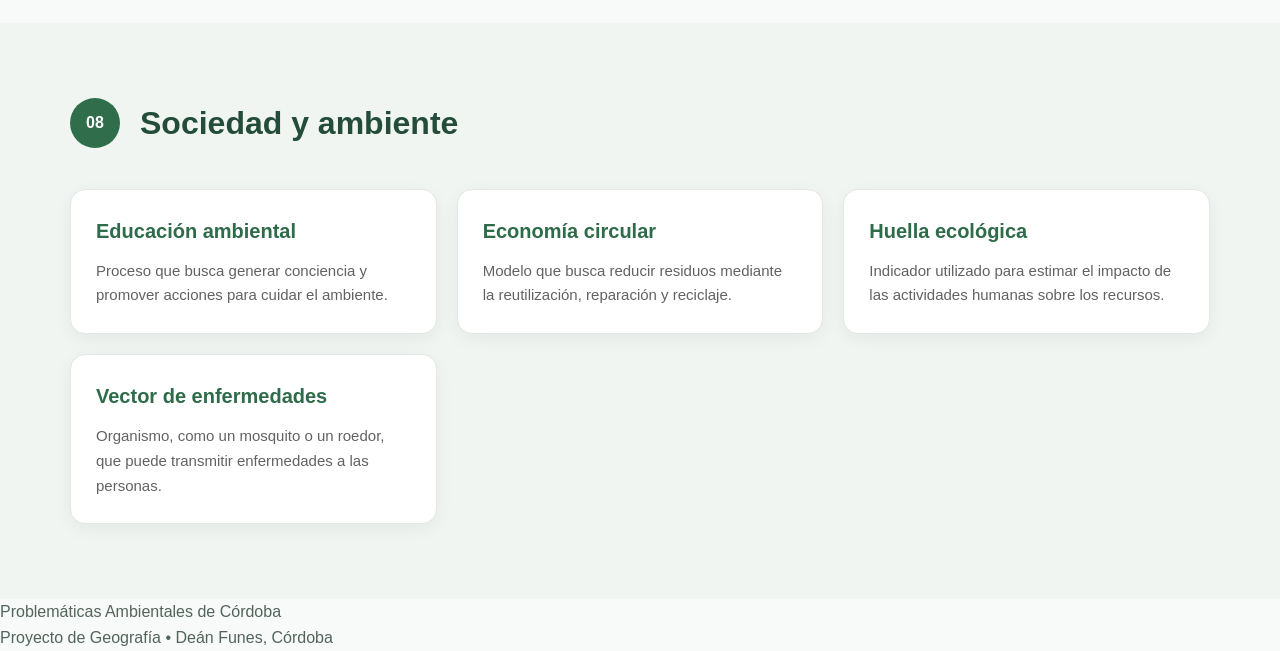
<file: glosario.html>
<!DOCTYPE html>
<html lang="es">

<head>
    <meta charset="UTF-8">
    <meta name="viewport" content="width=device-width, initial-scale=1.0">

    <title>Glosario | Problemáticas Ambientales de Córdoba</title>

    <link rel="stylesheet" href="css/estilos.css">
</head>

<body>

    <!-- ENCABEZADO -->

 <<header class="header">

    <div class="logo">
        <a href="index.html">🌎 CÓRDOBA AMBIENTAL</a>
    </div>

    <!-- Botón del menú -->
    <input type="checkbox" id="menu-toggle">

    <label for="menu-toggle" class="menu-icon">
        ☰
    </label>

    <!-- Menú -->
    <nav class="nav">

        <a href="index.html">Inicio</a>
        <a href="cordoba.html">Córdoba</a>
        <a href="problematicas.html">Problemáticas</a>
        <a href="casos.html">Casos reales</a>
        <a href="dean-funes.html">Deán Funes</a>
        <a href="soluciones.html">Soluciones</a>
        <a href="galeria.html">Galería</a>
        <a href="glosario.html">Glosario</a>
        <a href="datos.html">Datos</a>

    </nav>

</header>

    <!-- PORTADA -->

    <section class="glosario-hero">

        <div>

            <span>
                CONCEPTOS CLAVE
            </span>

            <h1>
                Glosario ambiental
            </h1>

            <p>
                Palabras y conceptos fundamentales para comprender
                las problemáticas ambientales de Córdoba.
            </p>

        </div>

    </section>


    <!-- INTRODUCCIÓN -->

    <section class="seccion">

        <div class="titulo-seccion">

            <span>01</span>

            <div>

                <h2>
                    ¿Por qué un glosario?
                </h2>

                <p>
                    Para comprender una problemática ambiental
                    también es necesario conocer los conceptos
                    que aparecen al estudiarla.
                </p>

            </div>

        </div>

        <div class="texto-destacado">

            <p>
                Este glosario reúne términos relacionados con el
                ambiente, los recursos naturales, la contaminación,
                la biodiversidad y la organización del territorio.
            </p>

        </div>

    </section>


    <!-- RECURSOS Y AMBIENTE -->

    <section class="glosario-seccion">

        <div class="glosario-titulo">

            <span>01</span>

            <h2>
                Ambiente y recursos naturales
            </h2>

        </div>


        <div class="glosario-grid">

            <article class="termino">
                <h3>Ambiente</h3>
                <p>
                    Conjunto de elementos naturales y sociales
                    que rodean a los seres vivos y permiten el
                    desarrollo de la vida.
                </p>
            </article>

            <article class="termino">
                <h3>Recursos naturales</h3>
                <p>
                    Bienes que ofrece la naturaleza, como el agua,
                    el suelo, los minerales, los bosques y la fauna.
                </p>
            </article>

            <article class="termino">
                <h3>Recursos hídricos</h3>
                <p>
                    Aguas disponibles en un territorio, tanto
                    superficiales como subterráneas.
                </p>
            </article>

            <article class="termino">
                <h3>Acuífero</h3>
                <p>
                    Reserva de agua subterránea almacenada
                    en el suelo y las rocas.
                </p>
            </article>

            <article class="termino">
                <h3>Napa subterránea</h3>
                <p>
                    Agua que se encuentra debajo de la superficie
                    terrestre y abastece pozos y manantiales.
                </p>
            </article>

            <article class="termino">
                <h3>Agua potable</h3>
                <p>
                    Agua que puede ser consumida por las personas
                    sin representar un riesgo para la salud.
                </p>
            </article>

            <article class="termino">
                <h3>Cuenca hídrica</h3>
                <p>
                    Territorio donde toda el agua de lluvia
                    desemboca en un mismo río, lago o embalse.
                </p>
            </article>

            <article class="termino">
                <h3>Ecosistema</h3>
                <p>
                    Conjunto de seres vivos y del ambiente físico
                    donde interactúan entre sí.
                </p>
            </article>

            <article class="termino">
                <h3>Ecología</h3>
                <p>
                    Ciencia que estudia las relaciones entre
                    los seres vivos y el ambiente.
                </p>
            </article>

        </div>

    </section>


    <!-- BIODIVERSIDAD -->

    <section class="glosario-seccion fondo-verde">

        <div class="glosario-titulo">

            <span>02</span>

            <h2>
                Biodiversidad y ecosistemas
            </h2>

        </div>


        <div class="glosario-grid">

            <article class="termino">
                <h3>Biodiversidad</h3>
                <p>
                    Variedad de seres vivos, como plantas,
                    animales, hongos y microorganismos,
                    que habitan un ecosistema.
                </p>
            </article>

            <article class="termino">
                <h3>Flora</h3>
                <p>
                    Conjunto de especies vegetales que crecen
                    de forma natural en una región.
                </p>
            </article>

            <article class="termino">
                <h3>Fauna</h3>
                <p>
                    Conjunto de animales que habitan una
                    región o ecosistema.
                </p>
            </article>

            <article class="termino">
                <h3>Bosque nativo</h3>
                <p>
                    Conjunto de árboles y especies vegetales
                    propias de una región que se desarrollan
                    naturalmente.
                </p>
            </article>

            <article class="termino">
                <h3>Humedales</h3>
                <p>
                    Ecosistemas donde el agua está presente de
                    forma permanente o temporal y que cumplen
                    funciones importantes para el ambiente.
                </p>
            </article>

            <article class="termino">
                <h3>Polinizadores</h3>
                <p>
                    Animales como abejas y mariposas que
                    transportan polen entre flores y permiten
                    la reproducción de muchas plantas.
                </p>
            </article>

            <article class="termino">
                <h3>Especies invasoras</h3>
                <p>
                    Plantas o animales introducidos en un ambiente
                    donde no son nativos y que pueden alterar
                    el equilibrio del ecosistema.
                </p>
            </article>

            <article class="termino">
                <h3>Fragmentación del hábitat</h3>
                <p>
                    División de un ecosistema en áreas más pequeñas
                    causada por rutas, ciudades u otras actividades.
                </p>
            </article>

            <article class="termino">
                <h3>Servicios ecosistémicos</h3>
                <p>
                    Beneficios que los ecosistemas brindan a las
                    personas, como agua limpia, aire puro,
                    alimentos y polinización.
                </p>
            </article>

        </div>

    </section>


    <!-- CONTAMINACIÓN -->

    <section class="glosario-seccion">

        <div class="glosario-titulo">

            <span>03</span>

            <h2>
                Contaminación
            </h2>

        </div>


        <div class="glosario-grid">

            <article class="termino">
                <h3>Contaminación</h3>
                <p>
                    Alteración del ambiente por sustancias o
                    elementos que perjudican a los seres vivos
                    y los ecosistemas.
                </p>
            </article>

            <article class="termino">
                <h3>Contaminación hídrica</h3>
                <p>
                    Alteración de ríos, lagos, mares o aguas
                    subterráneas por sustancias contaminantes.
                </p>
            </article>

            <article class="termino">
                <h3>Contaminación atmosférica</h3>
                <p>
                    Presencia de sustancias perjudiciales
                    en el aire que afectan la salud y los ecosistemas.
                </p>
            </article>

            <article class="termino">
                <h3>Contaminación del suelo</h3>
                <p>
                    Presencia de sustancias que deterioran las
                    propiedades del suelo y afectan a los organismos.
                </p>
            </article>

            <article class="termino">
                <h3>Microplásticos</h3>
                <p>
                    Pequeños fragmentos de plástico de menos de
                    5 milímetros que pueden contaminar agua,
                    suelo y seres vivos.
                </p>
            </article>

            <article class="termino">
                <h3>Efluentes</h3>
                <p>
                    Líquidos provenientes de viviendas, industrias
                    o actividades productivas que pueden contaminar
                    el agua si no reciben tratamiento.
                </p>
            </article>

            <article class="termino">
                <h3>Residuos sólidos urbanos</h3>
                <p>
                    Basura generada por hogares, comercios e
                    instituciones que necesita una correcta gestión.
                </p>
            </article>

            <article class="termino">
                <h3>Residuos peligrosos</h3>
                <p>
                    Desechos que pueden representar riesgos para
                    la salud o el ambiente debido a sus características.
                </p>
            </article>

            <article class="termino">
                <h3>Contaminación sonora</h3>
                <p>
                    Exceso de ruido generado por el tránsito,
                    industrias, construcciones y actividades urbanas.
                </p>
            </article>

            <article class="termino">
                <h3>Contaminación lumínica</h3>
                <p>
                    Uso excesivo o inadecuado de iluminación
                    artificial durante la noche.
                </p>
            </article>

        </div>

    </section>


    <!-- SUELO Y TERRITORIO -->

    <section class="glosario-seccion fondo-verde">

        <div class="glosario-titulo">

            <span>04</span>

            <h2>
                Suelo y territorio
            </h2>

        </div>


        <div class="glosario-grid">

            <article class="termino">
                <h3>Erosión</h3>
                <p>
                    Desgaste y pérdida de la capa superficial
                    del suelo por acción del agua, el viento
                    o las actividades humanas.
                </p>
            </article>

            <article class="termino">
                <h3>Desertificación</h3>
                <p>
                    Proceso por el cual un suelo fértil pierde
                    su capacidad productiva y se vuelve árido
                    o degradado.
                </p>
            </article>

            <article class="termino">
                <h3>Escorrentía</h3>
                <p>
                    Agua de lluvia que circula sobre la superficie
                    del suelo y puede transportar sedimentos
                    y contaminantes.
                </p>
            </article>

            <article class="termino">
                <h3>Ordenamiento territorial</h3>
                <p>
                    Planificación del uso del suelo para proteger
                    los recursos naturales y organizar el crecimiento.
                </p>
            </article>

            <article class="termino">
                <h3>Zonificación</h3>
                <p>
                    División de un territorio en áreas con
                    diferentes usos y normas.
                </p>
            </article>

            <article class="termino">
                <h3>Urbanización desordenada</h3>
                <p>
                    Crecimiento de las ciudades sin una planificación
                    adecuada que puede provocar impactos ambientales.
                </p>
            </article>

            <article class="termino">
                <h3>Impacto ambiental</h3>
                <p>
                    Cambio positivo o negativo que una actividad
                    produce sobre el ambiente.
                </p>
            </article>

            <article class="termino">
                <h3>Vulnerabilidad ambiental</h3>
                <p>
                    Grado en que un ecosistema o territorio
                    puede verse afectado por amenazas ambientales.
                </p>
            </article>

        </div>

    </section>


    <!-- CLIMA -->

    <section class="glosario-seccion">

        <div class="glosario-titulo">

            <span>05</span>

            <h2>
                Clima y atmósfera
            </h2>

        </div>


        <div class="glosario-grid">

            <article class="termino">
                <h3>Atmósfera</h3>
                <p>
                    Capa de gases que rodea la Tierra y permite
                    condiciones adecuadas para la vida.
                </p>
            </article>

            <article class="termino">
                <h3>Cambio climático</h3>
                <p>
                    Modificación del clima del planeta causada
                    principalmente por el aumento de gases de
                    efecto invernadero debido a actividades humanas.
                </p>
            </article>

            <article class="termino">
                <h3>Calentamiento global</h3>
                <p>
                    Aumento de la temperatura promedio de la Tierra
                    debido principalmente al incremento de gases
                    de efecto invernadero.
                </p>
            </article>

            <article class="termino">
                <h3>Efecto invernadero</h3>
                <p>
                    Fenómeno natural mediante el cual determinados
                    gases de la atmósfera retienen parte del calor
                    de la Tierra.
                </p>
            </article>

            <article class="termino">
                <h3>Gases de efecto invernadero</h3>
                <p>
                    Gases como el dióxido de carbono y el metano
                    que retienen calor en la atmósfera.
                </p>
            </article>

            <article class="termino">
                <h3>Huella ecológica</h3>
                <p>
                    Indicador que estima el impacto que generan
                    las actividades humanas sobre los recursos naturales.
                </p>
            </article>

        </div>

    </section>


    <!-- PRODUCCIÓN Y AGRICULTURA -->

    <section class="glosario-seccion fondo-verde">

        <div class="glosario-titulo">

            <span>06</span>

            <h2>
                Producción y agricultura
            </h2>

        </div>


        <div class="glosario-grid">

            <article class="termino">
                <h3>Agroquímicos</h3>
                <p>
                    Sustancias químicas utilizadas en la agricultura,
                    como herbicidas, insecticidas y fertilizantes.
                </p>
            </article>

            <article class="termino">
                <h3>Materia orgánica</h3>
                <p>
                    Restos de seres vivos que, al descomponerse,
                    aportan nutrientes al suelo.
                </p>
            </article>

            <article class="termino">
                <h3>Compostaje</h3>
                <p>
                    Proceso mediante el cual los residuos orgánicos
                    se transforman en abono natural.
                </p>
            </article>

            <article class="termino">
                <h3>Sobreexplotación</h3>
                <p>
                    Utilización de recursos naturales a un ritmo
                    mayor del que pueden regenerarse.
                </p>
            </article>

            <article class="termino">
                <h3>Reciclaje</h3>
                <p>
                    Proceso de recuperar y transformar materiales
                    usados para convertirlos nuevamente en productos útiles.
                </p>
            </article>

            <article class="termino">
                <h3>Reforestación</h3>
                <p>
                    Plantación de árboles para recuperar áreas
                    que fueron deforestadas o incendiadas.
                </p>
            </article>

        </div>

    </section>


    <!-- CONSERVACIÓN -->

    <section class="glosario-seccion">

        <div class="glosario-titulo">

            <span>07</span>

            <h2>
                Conservación y sostenibilidad
            </h2>

        </div>


        <div class="glosario-grid">

            <article class="termino">
                <h3>Conservación</h3>
                <p>
                    Acciones destinadas a proteger y mantener
                    los recursos naturales y la biodiversidad.
                </p>
            </article>

            <article class="termino">
                <h3>Áreas Naturales Protegidas</h3>
                <p>
                    Espacios destinados a conservar flora, fauna
                    y ecosistemas, limitando actividades humanas
                    que puedan dañarlos.
                </p>
            </article>

            <article class="termino">
                <h3>Reserva natural</h3>
                <p>
                    Área protegida destinada a conservar especies,
                    ecosistemas y recursos naturales.
                </p>
            </article>

            <article class="termino">
                <h3>Restauración ecológica</h3>
                <p>
                    Acciones para recuperar ecosistemas degradados
                    y devolverles sus funciones naturales.
                </p>
            </article>

            <article class="termino">
                <h3>Saneamiento ambiental</h3>
                <p>
                    Medidas destinadas a reducir la contaminación
                    y mejorar la calidad del agua, aire y suelo.
                </p>
            </article>

            <article class="termino">
                <h3>Desarrollo sostenible</h3>
                <p>
                    Modelo de desarrollo que satisface las necesidades
                    actuales sin comprometer las de las futuras generaciones.
                </p>
            </article>

            <article class="termino">
                <h3>Sostenibilidad</h3>
                <p>
                    Uso responsable de los recursos naturales
                    para garantizar su disponibilidad en el futuro.
                </p>
            </article>

            <article class="termino">
                <h3>Uso sustentable</h3>
                <p>
                    Utilización responsable de los recursos naturales,
                    evitando su agotamiento y deterioro.
                </p>
            </article>

            <article class="termino">
                <h3>Energías renovables</h3>
                <p>
                    Fuentes de energía que se regeneran naturalmente,
                    como la solar, eólica e hidráulica.
                </p>
            </article>

            <article class="termino">
                <h3>Monitoreo ambiental</h3>
                <p>
                    Observación y medición permanente del estado
                    del ambiente para detectar cambios o problemas.
                </p>
            </article>

        </div>

    </section>


    <!-- SOCIEDAD -->

    <section class="glosario-seccion fondo-verde">

        <div class="glosario-titulo">

            <span>08</span>

            <h2>
                Sociedad y ambiente
            </h2>

        </div>


        <div class="glosario-grid">

            <article class="termino">
                <h3>Educación ambiental</h3>
                <p>
                    Proceso que busca generar conciencia y promover
                    acciones para cuidar el ambiente.
                </p>
            </article>

            <article class="termino">
                <h3>Economía circular</h3>
                <p>
                    Modelo que busca reducir residuos mediante
                    la reutilización, reparación y reciclaje.
                </p>
            </article>

            <article class="termino">
                <h3>Huella ecológica</h3>
                <p>
                    Indicador utilizado para estimar el impacto
                    de las actividades humanas sobre los recursos.
                </p>
            </article>

            <article class="termino">
                <h3>Vector de enfermedades</h3>
                <p>
                    Organismo, como un mosquito o un roedor,
                    que puede transmitir enfermedades a las personas.
                </p>
            </article>

        </div>

    </section>


    <!-- PIE -->

    <footer>

        <p>
            Problemáticas Ambientales de Córdoba
        </p>

        <p>
            Proyecto de Geografía • Deán Funes, Córdoba
        </p>

    </footer>

</body>

</html>
</file>
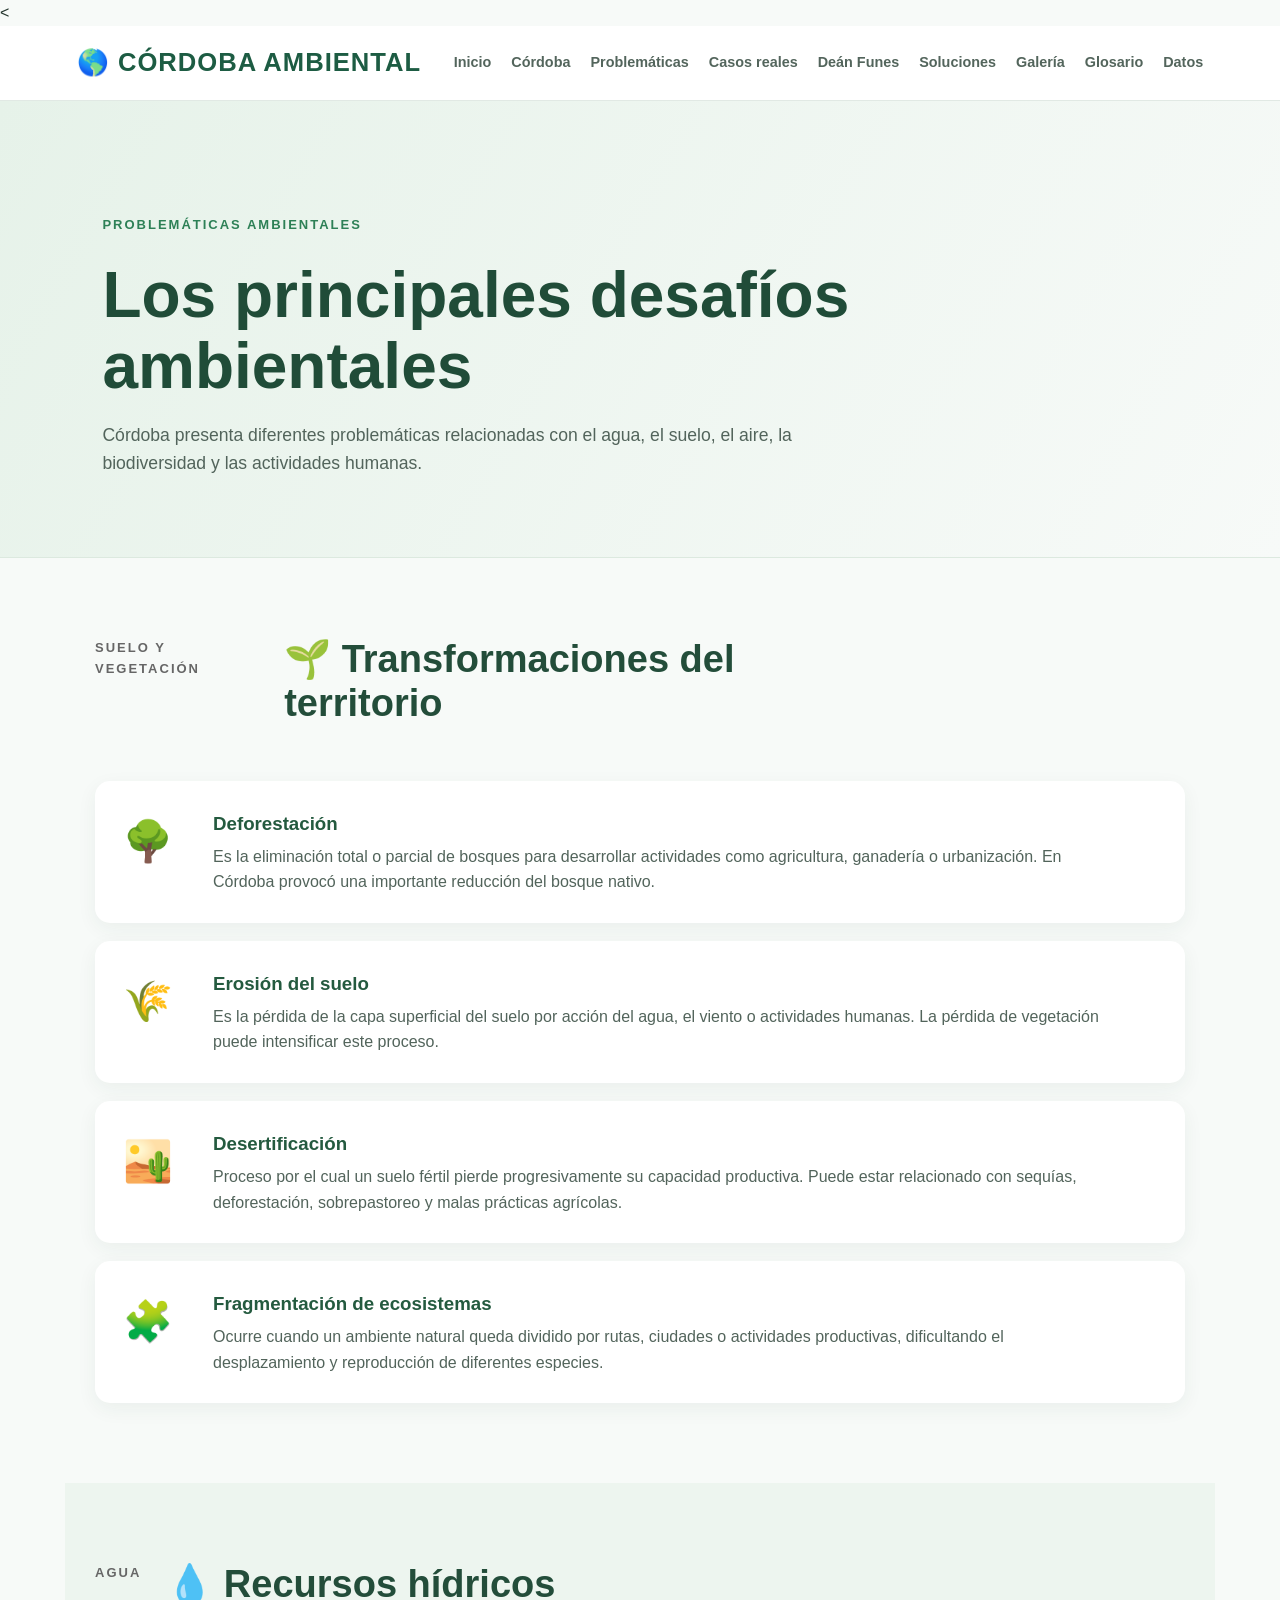
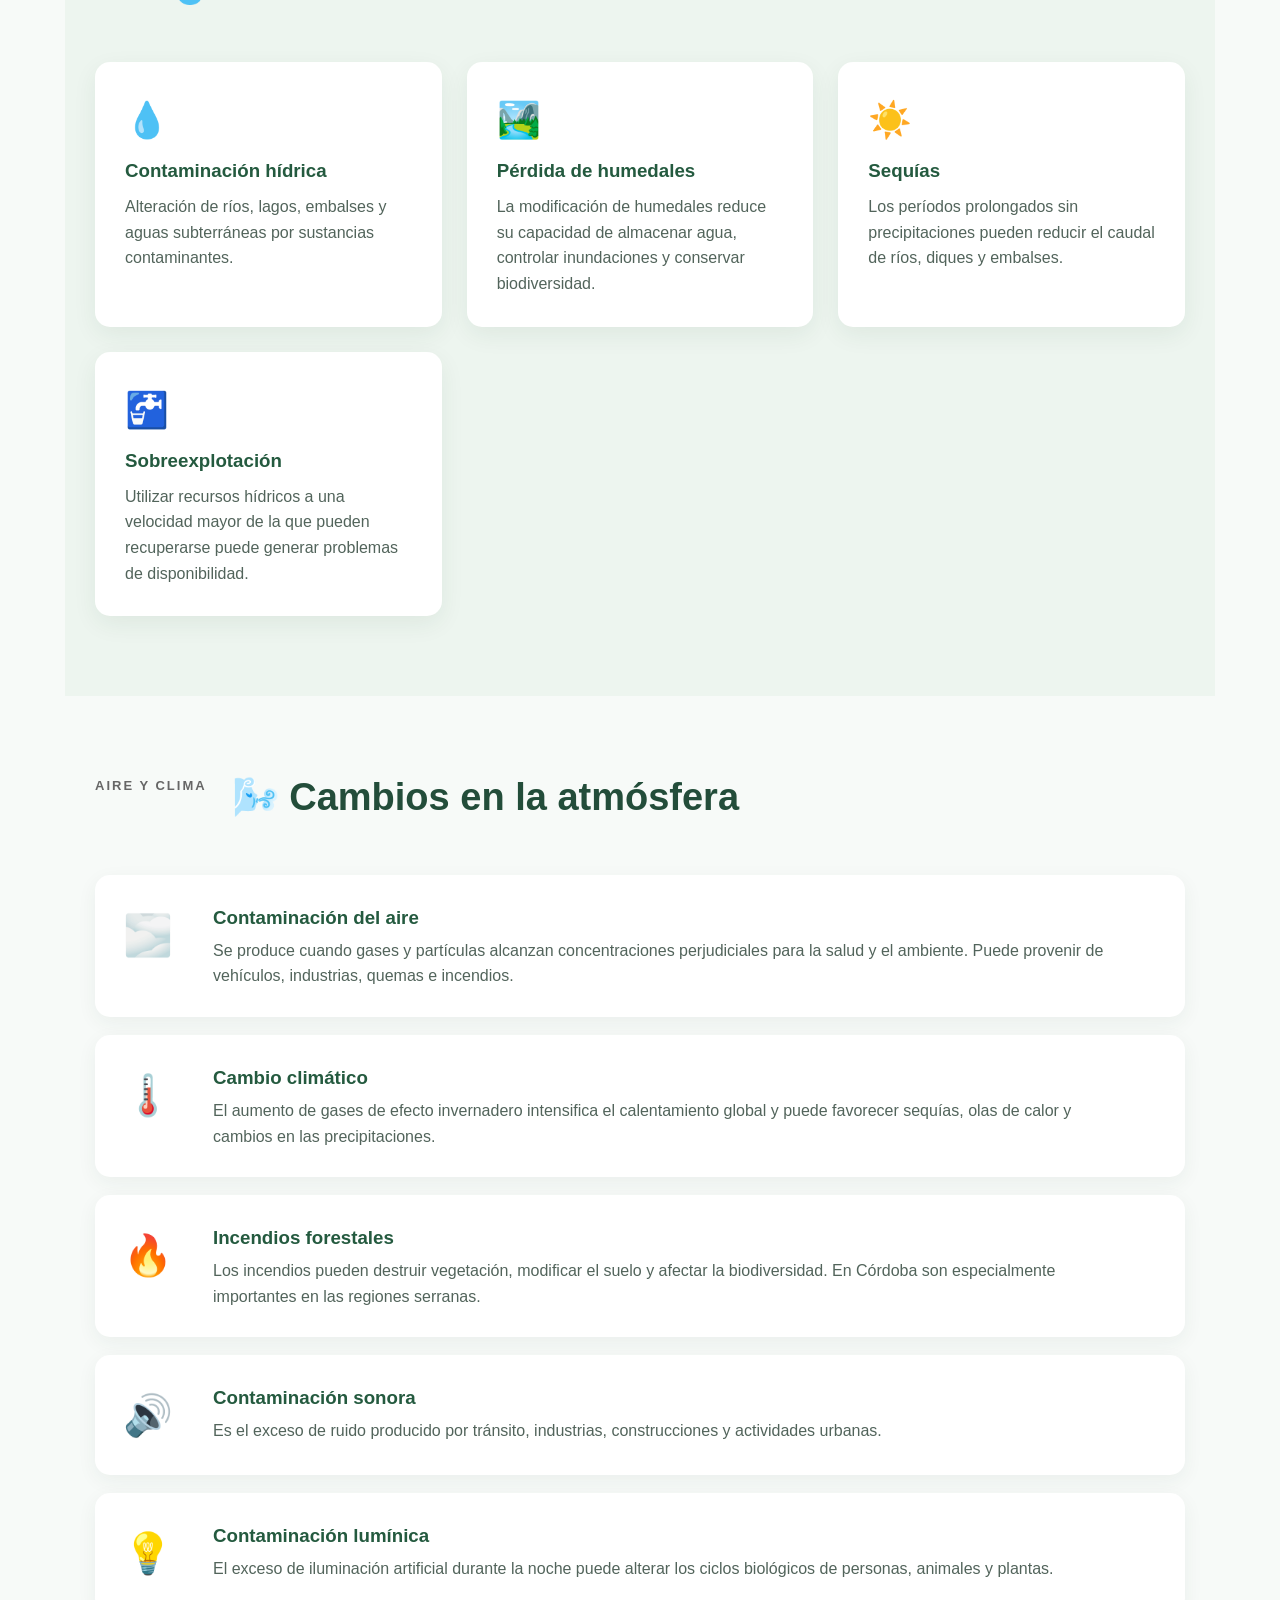
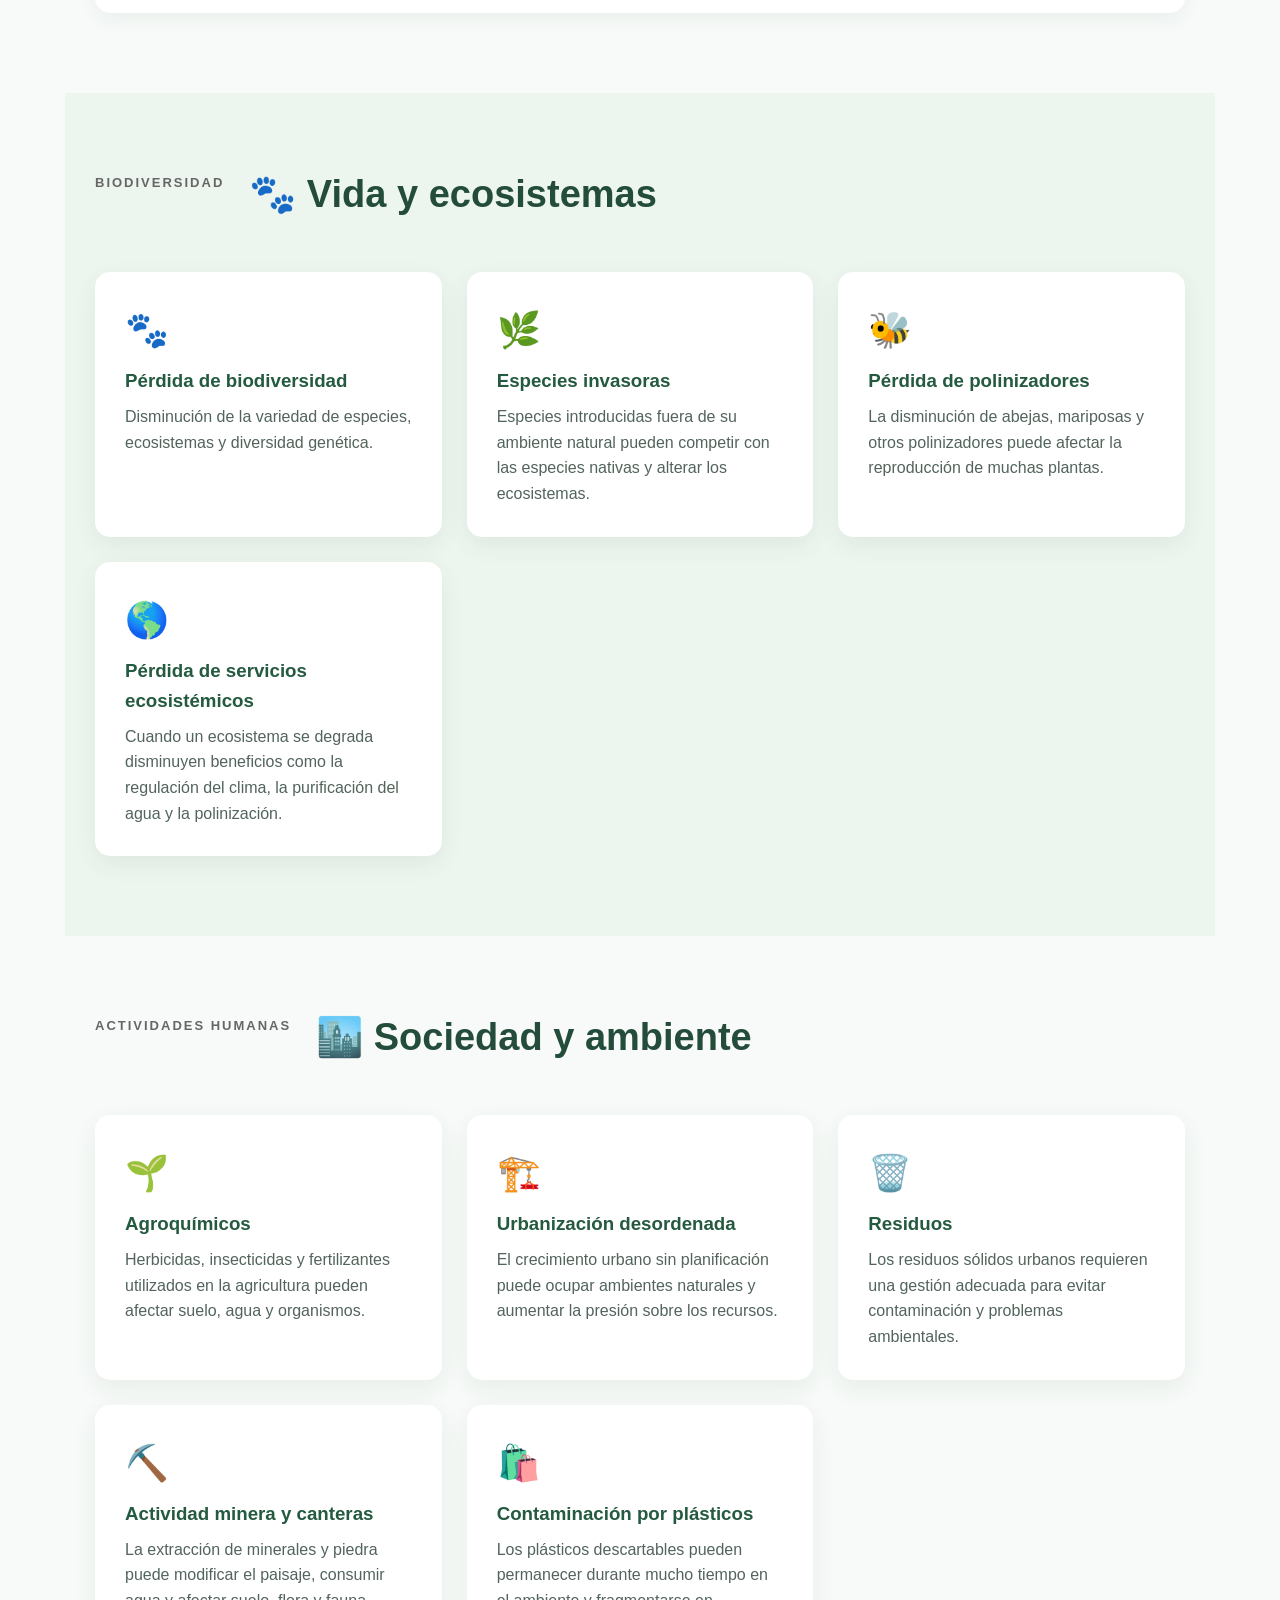
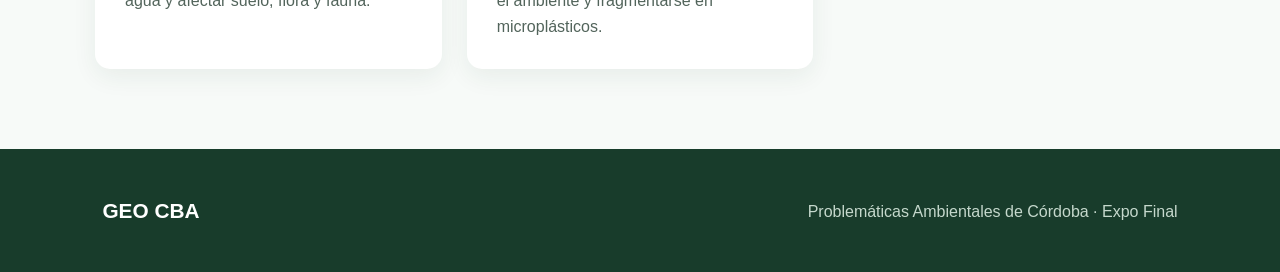
<file: problematicas.html>
<!DOCTYPE html>
<html lang="es">
<head>
    <meta charset="UTF-8">
    <meta name="viewport" content="width=device-width, initial-scale=1.0">

    <meta name="description" content="Principales problemáticas ambientales de Córdoba">

    <title>Problemáticas | GEO CBA</title>

    <link rel="stylesheet" href="css/estilos.css">
</head>

<body>
<<header class="header">

    <div class="logo">
        <a href="index.html">🌎 CÓRDOBA AMBIENTAL</a>
    </div>

    <!-- Botón del menú -->
    <input type="checkbox" id="menu-toggle">

    <label for="menu-toggle" class="menu-icon">
        ☰
    </label>

    <!-- Menú -->
    <nav class="nav">

        <a href="index.html">Inicio</a>
        <a href="cordoba.html">Córdoba</a>
        <a href="problematicas.html">Problemáticas</a>
        <a href="casos.html">Casos reales</a>
        <a href="dean-funes.html">Deán Funes</a>
        <a href="soluciones.html">Soluciones</a>
        <a href="galeria.html">Galería</a>
        <a href="glosario.html">Glosario</a>
        <a href="datos.html">Datos</a>

    </nav>

</header>
<main>

<section class="cabecera-pagina">
    <p class="etiqueta">PROBLEMÁTICAS AMBIENTALES</p>

    <h1>Los principales desafíos ambientales</h1>

    <p>
        Córdoba presenta diferentes problemáticas relacionadas con
        el agua, el suelo, el aire, la biodiversidad y las actividades humanas.
    </p>
</section>


<section class="seccion">

    <div class="titulo-seccion">
        <p class="etiqueta">SUELO Y VEGETACIÓN</p>
        <h2>🌱 Transformaciones del territorio</h2>
    </div>

    <div class="lista-problematicas">

        <article class="problematica">
            <span>🌳</span>
            <div>
                <h3>Deforestación</h3>
                <p>
                    Es la eliminación total o parcial de bosques para desarrollar
                    actividades como agricultura, ganadería o urbanización.
                    En Córdoba provocó una importante reducción del bosque nativo.
                </p>
            </div>
        </article>

        <article class="problematica">
            <span>🌾</span>
            <div>
                <h3>Erosión del suelo</h3>
                <p>
                    Es la pérdida de la capa superficial del suelo por acción
                    del agua, el viento o actividades humanas. La pérdida de
                    vegetación puede intensificar este proceso.
                </p>
            </div>
        </article>

        <article class="problematica">
            <span>🏜️</span>
            <div>
                <h3>Desertificación</h3>
                <p>
                    Proceso por el cual un suelo fértil pierde progresivamente
                    su capacidad productiva. Puede estar relacionado con
                    sequías, deforestación, sobrepastoreo y malas prácticas agrícolas.
                </p>
            </div>
        </article>

        <article class="problematica">
            <span>🧩</span>
            <div>
                <h3>Fragmentación de ecosistemas</h3>
                <p>
                    Ocurre cuando un ambiente natural queda dividido por rutas,
                    ciudades o actividades productivas, dificultando el desplazamiento
                    y reproducción de diferentes especies.
                </p>
            </div>
        </article>

    </div>

</section>


<section class="seccion fondo-claro">

    <div class="titulo-seccion">
        <p class="etiqueta">AGUA</p>
        <h2>💧 Recursos hídricos</h2>
    </div>

    <div class="tarjetas">

        <article class="tarjeta-simple">
            <span>💧</span>
            <h3>Contaminación hídrica</h3>
            <p>
                Alteración de ríos, lagos, embalses y aguas subterráneas
                por sustancias contaminantes.
            </p>
        </article>

        <article class="tarjeta-simple">
            <span>🏞️</span>
            <h3>Pérdida de humedales</h3>
            <p>
                La modificación de humedales reduce su capacidad de almacenar
                agua, controlar inundaciones y conservar biodiversidad.
            </p>
        </article>

        <article class="tarjeta-simple">
            <span>☀️</span>
            <h3>Sequías</h3>
            <p>
                Los períodos prolongados sin precipitaciones pueden reducir
                el caudal de ríos, diques y embalses.
            </p>
        </article>

        <article class="tarjeta-simple">
            <span>🚰</span>
            <h3>Sobreexplotación</h3>
            <p>
                Utilizar recursos hídricos a una velocidad mayor de la que
                pueden recuperarse puede generar problemas de disponibilidad.
            </p>
        </article>

    </div>

</section>


<section class="seccion">

    <div class="titulo-seccion">
        <p class="etiqueta">AIRE Y CLIMA</p>
        <h2>🌬️ Cambios en la atmósfera</h2>
    </div>

    <div class="lista-problematicas">

        <article class="problematica">
            <span>🌫️</span>
            <div>
                <h3>Contaminación del aire</h3>
                <p>
                    Se produce cuando gases y partículas alcanzan concentraciones
                    perjudiciales para la salud y el ambiente. Puede provenir
                    de vehículos, industrias, quemas e incendios.
                </p>
            </div>
        </article>

        <article class="problematica">
            <span>🌡️</span>
            <div>
                <h3>Cambio climático</h3>
                <p>
                    El aumento de gases de efecto invernadero intensifica
                    el calentamiento global y puede favorecer sequías,
                    olas de calor y cambios en las precipitaciones.
                </p>
            </div>
        </article>

        <article class="problematica">
            <span>🔥</span>
            <div>
                <h3>Incendios forestales</h3>
                <p>
                    Los incendios pueden destruir vegetación, modificar
                    el suelo y afectar la biodiversidad. En Córdoba son
                    especialmente importantes en las regiones serranas.
                </p>
            </div>
        </article>

        <article class="problematica">
            <span>🔊</span>
            <div>
                <h3>Contaminación sonora</h3>
                <p>
                    Es el exceso de ruido producido por tránsito, industrias,
                    construcciones y actividades urbanas.
                </p>
            </div>
        </article>

        <article class="problematica">
            <span>💡</span>
            <div>
                <h3>Contaminación lumínica</h3>
                <p>
                    El exceso de iluminación artificial durante la noche
                    puede alterar los ciclos biológicos de personas,
                    animales y plantas.
                </p>
            </div>
        </article>

    </div>

</section>


<section class="seccion fondo-claro">

    <div class="titulo-seccion">
        <p class="etiqueta">BIODIVERSIDAD</p>
        <h2>🐾 Vida y ecosistemas</h2>
    </div>

    <div class="tarjetas">

        <article class="tarjeta-simple">
            <span>🐾</span>
            <h3>Pérdida de biodiversidad</h3>
            <p>
                Disminución de la variedad de especies, ecosistemas y
                diversidad genética.
            </p>
        </article>

        <article class="tarjeta-simple">
            <span>🌿</span>
            <h3>Especies invasoras</h3>
            <p>
                Especies introducidas fuera de su ambiente natural pueden
                competir con las especies nativas y alterar los ecosistemas.
            </p>
        </article>

        <article class="tarjeta-simple">
            <span>🐝</span>
            <h3>Pérdida de polinizadores</h3>
            <p>
                La disminución de abejas, mariposas y otros polinizadores
                puede afectar la reproducción de muchas plantas.
            </p>
        </article>

        <article class="tarjeta-simple">
            <span>🌎</span>
            <h3>Pérdida de servicios ecosistémicos</h3>
            <p>
                Cuando un ecosistema se degrada disminuyen beneficios
                como la regulación del clima, la purificación del agua
                y la polinización.
            </p>
        </article>

    </div>

</section>


<section class="seccion">

    <div class="titulo-seccion">
        <p class="etiqueta">ACTIVIDADES HUMANAS</p>
        <h2>🏙️ Sociedad y ambiente</h2>
    </div>

    <div class="tarjetas">

        <article class="tarjeta-simple">
            <span>🌱</span>
            <h3>Agroquímicos</h3>
            <p>
                Herbicidas, insecticidas y fertilizantes utilizados
                en la agricultura pueden afectar suelo, agua y organismos.
            </p>
        </article>

        <article class="tarjeta-simple">
            <span>🏗️</span>
            <h3>Urbanización desordenada</h3>
            <p>
                El crecimiento urbano sin planificación puede ocupar
                ambientes naturales y aumentar la presión sobre los recursos.
            </p>
        </article>

        <article class="tarjeta-simple">
            <span>🗑️</span>
            <h3>Residuos</h3>
            <p>
                Los residuos sólidos urbanos requieren una gestión adecuada
                para evitar contaminación y problemas ambientales.
            </p>
        </article>

        <article class="tarjeta-simple">
            <span>⛏️</span>
            <h3>Actividad minera y canteras</h3>
            <p>
                La extracción de minerales y piedra puede modificar el paisaje,
                consumir agua y afectar suelo, flora y fauna.
            </p>
        </article>

        <article class="tarjeta-simple">
            <span>🛍️</span>
            <h3>Contaminación por plásticos</h3>
            <p>
                Los plásticos descartables pueden permanecer durante mucho
                tiempo en el ambiente y fragmentarse en microplásticos.
            </p>
        </article>

    </div>

</section>

</main>


<footer class="footer">
    <strong>GEO CBA</strong>
    <p>Problemáticas Ambientales de Córdoba · Expo Final</p>
</footer>

</body>
</html>
</file>
<file: css/estilos.css>
/* =========================================
   GEO CBA - PROBLEMÁTICAS AMBIENTALES
   ESTILOS GENERALES
========================================= */


/* ---------- CONFIGURACIÓN GENERAL ---------- */

* {
    margin: 0;
    padding: 0;
    box-sizing: border-box;
}

html {
    scroll-behavior: smooth;
}

body {
    font-family: Arial, Helvetica, sans-serif;
    background-color: #f7faf8;
    color: #24352d;
    line-height: 1.6;
}

img {
    max-width: 100%;
    display: block;
}

a {
    text-decoration: none;
    color: inherit;
}

p {
    color: #52645b;
}


/* ---------- HEADER ---------- */

.header {
    width: 100%;
    min-height: 75px;
    padding: 0 6%;
    background-color: #ffffff;

    display: flex;
    align-items: center;
    justify-content: space-between;

    border-bottom: 1px solid #e1e9e4;

    position: sticky;
    top: 0;
    z-index: 1000;
}

.logo {
    font-size: 1.6rem;
    font-weight: 800;
    letter-spacing: 1px;
    color: #1d5c43;
}

.logo span {
    color: #4d9270;
}

.nav {
    display: flex;
    align-items: center;
    gap: 20px;
    flex-wrap: wrap;
}

.nav a {
    font-size: 0.9rem;
    font-weight: 600;
    color: #53655c;
    transition: 0.3s;
}

.nav a:hover {
    color: #287452;
}

.nav a.activo {
    color: #1d704b;
}


/* ---------- HERO ---------- */

.hero {
    min-height: 650px;

    display: flex;
    align-items: center;

    padding: 80px 8%;

    background:
        linear-gradient(
            90deg,
            rgba(14, 45, 32, 0.88),
            rgba(14, 45, 32, 0.58),
            rgba(14, 45, 32, 0.25)
        ),
        url("../img/cordoba.jpeg");

    background-size: cover;
    background-position: center;
}

.hero-contenido {
    max-width: 720px;
    color: white;
}

.hero .etiqueta {
    color: #b9e1ca;
}

.hero h1 {
    font-size: clamp(2.5rem, 6vw, 5rem);
    line-height: 1.05;
    margin: 15px 0 25px;
    color: white;
}

.hero h1 span {
    color: #b8e0c8;
}

.hero p {
    color: #edf7f1;
    font-size: 1.1rem;
    max-width: 650px;
}


/* ---------- BOTONES ---------- */

.botones {
    display: flex;
    gap: 15px;
    margin-top: 30px;
    flex-wrap: wrap;
}

.boton {
    display: inline-block;

    background-color: #26744e;
    color: white;

    padding: 13px 23px;

    border-radius: 8px;

    font-weight: 700;

    transition: 0.3s;
}

.boton:hover {
    background-color: #195c3b;
    transform: translateY(-2px);
}

.boton-secundario {
    background-color: rgba(255,255,255,0.12);
    border: 1px solid rgba(255,255,255,0.6);
}

.boton-secundario:hover {
    background-color: white;
    color: #24583e;
}


/* ---------- SECCIONES ---------- */

.seccion {
    width: 100%;
    max-width: 1200px;

    margin: auto;

    padding: 90px 6%;
}

.fondo-claro {
    max-width: none;
    background-color: #edf5ef;

    padding-left: 6%;
    padding-right: 6%;
}

.titulo-seccion {
    max-width: 750px;
    margin-bottom: 45px;
}

.titulo-seccion.centrado {
    margin-left: auto;
    margin-right: auto;
    text-align: center;
}

.titulo-seccion h2 {
    color: #204c38;
    font-size: clamp(2rem, 4vw, 3rem);
    line-height: 1.15;
    margin: 8px 0 15px;
}

.titulo-seccion p {
    font-size: 1rem;
}

.etiqueta {
    color: #2d8056;
    font-size: 0.78rem;
    font-weight: 800;
    letter-spacing: 2px;
}


/* ---------- INTRODUCCIÓN ---------- */

.introduccion {
    display: grid;
    grid-template-columns: 1.5fr 1fr;
    gap: 50px;
    align-items: center;
}

.introduccion p {
    margin-bottom: 15px;
}

.dato-destacado {
    background-color: white;
    padding: 35px;
    border-radius: 18px;

    border-left: 5px solid #3b8b61;

    box-shadow: 0 10px 30px rgba(35, 70, 52, 0.08);
}

.dato-destacado span {
    display: block;
    font-size: 3rem;
    margin-bottom: 10px;
}

.dato-destacado strong {
    display: block;
    color: #245b40;
    font-size: 1.4rem;
    margin-bottom: 8px;
}


/* ---------- TARJETAS ---------- */

.tarjetas {
    display: grid;
    grid-template-columns: repeat(4, 1fr);
    gap: 22px;
}

.tarjeta {
    background-color: white;
    border-radius: 15px;
    overflow: hidden;

    box-shadow: 0 8px 25px rgba(31, 70, 48, 0.08);

    transition: 0.3s;
}

.tarjeta:hover {
    transform: translateY(-6px);
    box-shadow: 0 15px 35px rgba(31, 70, 48, 0.13);
}

.tarjeta img {
    width: 100%;
    height: 190px;
    object-fit: cover;
}

.tarjeta-contenido {
    padding: 22px;
}

.tarjeta-contenido > span {
    font-size: 1.8rem;
}

.tarjeta h3 {
    color: #245a3f;
    margin: 7px 0;
}

.tarjeta p {
    font-size: 0.92rem;
    margin-bottom: 15px;
}

.tarjeta a {
    color: #28754f;
    font-weight: 700;
    font-size: 0.9rem;
}

.tarjeta-simple {
    background-color: white;

    padding: 30px;

    border-radius: 15px;

    box-shadow: 0 8px 25px rgba(31, 70, 48, 0.07);

    transition: 0.3s;
}

.tarjeta-simple:hover {
    transform: translateY(-5px);
}

.tarjeta-simple span {
    font-size: 2.2rem;
}

.tarjeta-simple h3 {
    color: #245a3f;
    margin: 8px 0;
}


/* ---------- CONEXIONES ---------- */

.conexion {
    display: flex;
    flex-direction: column;
    align-items: center;
    gap: 12px;
}

.conexion-item {
    width: min(500px, 90%);

    display: flex;
    align-items: center;
    gap: 15px;

    background-color: white;

    padding: 18px 25px;

    border-radius: 12px;

    box-shadow: 0 5px 20px rgba(35, 70, 52, 0.07);
}

.conexion-item span {
    font-size: 1.8rem;
}

.conexion-item strong {
    color: #285c42;
}

.flecha {
    color: #3b8b61;
    font-size: 1.6rem;
    font-weight: bold;
}


/* ---------- CÓRDOBA PREVIEW ---------- */

.cordoba-preview {
    display: grid;
    grid-template-columns: 1fr 1fr;
    gap: 60px;
    align-items: center;
}

.imagen-cordoba img {
    width: 100%;
    height: 420px;
    object-fit: cover;
    border-radius: 20px;
}

.cordoba-preview h2 {
    color: #204c38;
    font-size: 2.5rem;
    margin: 10px 0 20px;
}

.cordoba-preview p {
    margin-bottom: 15px;
}

.margen-arriba {
    margin-top: 35px;
}


/* ---------- CABECERA DE PÁGINAS ---------- */

.cabecera-pagina {
    padding: 110px 8% 80px;

    background:
        linear-gradient(
            120deg,
            #e6f2e9,
            #f7faf8
        );

    border-bottom: 1px solid #dce9df;
}

.cabecera-pagina h1 {
    max-width: 900px;

    color: #204c38;

    font-size: clamp(2.3rem, 5vw, 4rem);

    line-height: 1.1;

    margin: 10px 0 20px;
}

.cabecera-pagina p:not(.etiqueta) {
    max-width: 700px;
    font-size: 1.1rem;
}


/* ---------- LISTA DE PROBLEMÁTICAS ---------- */

.lista-problematicas {
    display: grid;
    gap: 18px;
}

.problematica {
    display: grid;
    grid-template-columns: 70px 1fr;
    gap: 20px;

    padding: 28px;

    background-color: white;

    border-radius: 15px;

    box-shadow: 0 6px 20px rgba(31, 70, 48, 0.06);

    transition: 0.3s;
}

.problematica:hover {
    transform: translateX(5px);
}

.problematica > span {
    font-size: 2.5rem;
}

.problematica h3 {
    color: #245a3f;
    margin-bottom: 5px;
}

.problematica p {
    max-width: 900px;
}


/* ---------- DOS COLUMNAS ---------- */

.dos-columnas {
    display: grid;
    grid-template-columns: 1fr 1fr;

    gap: 60px;

    align-items: center;
}

.dos-columnas h2 {
    color: #204c38;
    font-size: 2.8rem;
    margin: 10px 0 20px;
}

.dos-columnas p {
    margin-bottom: 15px;
}

.imagen-redonda {
    width: 100%;
    height: 430px;
    object-fit: cover;
    border-radius: 20px;
}


/* ---------- INFORMACIÓN DESTACADA ---------- */

.info-destacada {
    display: grid;
    grid-template-columns: 130px 1fr;
    gap: 35px;

    align-items: center;

    background-color: white;

    padding: 40px;

    border-radius: 20px;

    box-shadow: 0 8px 25px rgba(31, 70, 48, 0.07);
}

.icono-grande {
    font-size: 5rem;
    text-align: center;
}

.info-destacada h3 {
    color: #245a3f;
    font-size: 1.5rem;
    margin-bottom: 10px;
}

.info-destacada p {
    margin-bottom: 10px;
}


/* ---------- CONEXIÓN HORIZONTAL ---------- */

.conexion-horizontal {
    display: flex;
    justify-content: center;
    align-items: center;
    gap: 25px;

    text-align: center;

    margin-bottom: 40px;
}

.conexion-horizontal > div:not(.flecha) {
    background-color: white;

    width: 220px;

    padding: 25px;

    border-radius: 15px;

    box-shadow: 0 6px 20px rgba(31, 70, 48, 0.07);
}

.conexion-horizontal span {
    display: block;
    font-size: 2.5rem;
    margin-bottom: 8px;
}

.conexion-horizontal strong {
    display: block;
    color: #245a3f;
    margin-bottom: 5px;
}

.aviso {
    background-color: #e3f0e6;

    padding: 25px;

    border-radius: 12px;

    border-left: 5px solid #36815a;
}

.aviso strong {
    color: #245a3f;
}


/* ---------- CASOS ---------- */

.caso {
    display: grid;
    grid-template-columns: 1fr 1fr;

    margin-bottom: 60px;

    background-color: white;

    border-radius: 20px;

    overflow: hidden;

    box-shadow: 0 8px 25px rgba(31, 70, 48, 0.08);
}

.caso img {
    width: 100%;
    height: 390px;
    object-fit: cover;
}

.caso-contenido {
    padding: 45px;
    display: flex;
    flex-direction: column;
    justify-content: center;
}

.caso-contenido h2 {
    color: #204c38;
    font-size: 2.2rem;
    margin: 10px 0 20px;
}

.caso-contenido p {
    margin-bottom: 15px;
}


/* ---------- FOOTER ---------- */

.footer {
    background-color: #183c2b;

    color: white;

    padding: 45px 8%;

    display: flex;

    justify-content: space-between;

    gap: 30px;

    flex-wrap: wrap;
}

.footer strong {
    font-size: 1.3rem;
}

.footer p {
    color: #c5d8cc;
    margin-top: 5px;
}


/* ---------- CENTRADO ---------- */

.centrado {
    text-align: center;
}


/* =========================================
   RESPONSIVE - TABLET
========================================= */

@media (max-width: 1000px) {

    .header {
        padding: 15px 4%;
        flex-direction: column;
        gap: 12px;
    }

    .nav {
        justify-content: center;
        gap: 12px;
    }

    .tarjetas {
        grid-template-columns: repeat(2, 1fr);
    }

    .introduccion,
    .dos-columnas,
    .cordoba-preview,
    .caso {
        grid-template-columns: 1fr;
    }

    .conexion-horizontal {
        flex-wrap: wrap;
    }

}


/* =========================================
   RESPONSIVE - CELULAR
========================================= */

@media (max-width: 650px) {

    body {
        font-size: 15px;
    }


    /* HEADER */

    .header {
        position: relative;

        padding: 18px 5%;

        align-items: center;
    }

    .logo {
        font-size: 1.4rem;
    }

    .nav {
        width: 100%;

        display: grid;

        grid-template-columns: repeat(2, 1fr);

        gap: 7px;
    }

    .nav a {
        text-align: center;

        background-color: #f0f5f1;

        padding: 8px 5px;

        border-radius: 6px;

        font-size: 0.78rem;
    }


    /* HERO */

    .hero {
        min-height: 580px;

        padding: 60px 7%;

        background-position: center;
    }

    .hero h1 {
        font-size: 2.6rem;
    }

    .hero p {
        font-size: 1rem;
    }

    .botones {
        flex-direction: column;
    }

    .boton {
        text-align: center;
        width: 100%;
    }


    /* SECCIONES */

    .seccion {
        padding: 60px 6%;
    }

    .fondo-claro {
        padding-left: 6%;
        padding-right: 6%;
    }

    .titulo-seccion {
        margin-bottom: 30px;
    }

    .titulo-seccion h2 {
        font-size: 2rem;
    }


    /* TARJETAS */

    .tarjetas {
        grid-template-columns: 1fr;
    }

    .tarjeta img {
        height: 210px;
    }


    /* INTRO */

    .introduccion {
        gap: 25px;
    }

    .dato-destacado {
        padding: 25px;
    }


    /* CABECERA */

    .cabecera-pagina {
        padding: 65px 6%;
    }

    .cabecera-pagina h1 {
        font-size: 2.4rem;
    }


    /* PROBLEMÁTICAS */

    .problematica {
        grid-template-columns: 1fr;

        padding: 25px;
    }

    .problematica > span {
        font-size: 2.2rem;
    }


    /* CÓRDOBA */

    .dos-columnas {
        gap: 30px;
    }

    .dos-columnas h2 {
        font-size: 2.2rem;
    }

    .imagen-redonda {
        height: 300px;
    }


    /* INFO */

    .info-destacada {
        grid-template-columns: 1fr;

        padding: 28px;

        text-align: center;
    }

    .icono-grande {
        font-size: 4rem;
    }


    /* CONEXIÓN */

    .conexion-horizontal {
        flex-direction: column;
    }

    .conexion-horizontal > div:not(.flecha) {
        width: 100%;
    }

    .conexion-horizontal .flecha {
        transform: rotate(90deg);
    }


    /* CASOS */

    .caso {
        margin-bottom: 35px;
    }

    .caso img {
        height: 250px;
    }

    .caso-contenido {
        padding: 28px;
    }

    .caso-contenido h2 {
        font-size: 1.8rem;
    }


    /* FOOTER */

    .footer {
        flex-direction: column;

        padding: 35px 7%;

        text-align: center;
    }

}
/* =========================================
   GALERÍA
========================================= */

.galeria-grid {
    display: grid;
    grid-template-columns: repeat(3, 1fr);
    gap: 25px;
    margin-top: 40px;
}


.foto-galeria {
    background: white;
    border-radius: 18px;
    overflow: hidden;
    box-shadow: 0 8px 25px rgba(0, 0, 0, 0.08);
    transition: transform 0.3s ease, box-shadow 0.3s ease;
}


.foto-galeria:hover {
    transform: translateY(-6px);
    box-shadow: 0 14px 30px rgba(0, 0, 0, 0.12);
}


.foto-galeria img {
    width: 100%;
    height: 230px;
    object-fit: cover;
    display: block;
}


.info-foto {
    padding: 22px;
}


.info-foto h3 {
    margin-top: 8px;
    margin-bottom: 10px;
    font-size: 21px;
}


.info-foto p {
    color: #555;
    line-height: 1.6;
    margin-bottom: 15px;
}


.info-foto small {
    display: block;
    color: #777;
    font-size: 13px;
    line-height: 1.5;
}


.categoria {
    font-size: 12px;
    font-weight: bold;
    letter-spacing: 1px;
    color: #47785c;
}


/* =========================================
   FUENTES
========================================= */

.fuentes-grid {
    display: grid;
    grid-template-columns: repeat(4, 1fr);
    gap: 22px;
    margin-top: 35px;
}


.fuente {
    background: white;
    padding: 25px;
    border-radius: 18px;
    box-shadow: 0 7px 20px rgba(0, 0, 0, 0.07);
}


.fuente span {
    font-size: 32px;
}


.fuente h3 {
    margin: 15px 0 10px;
}


.fuente p {
    color: #555;
    line-height: 1.6;
    font-size: 14px;
}


.fuente a {
    display: inline-block;
    margin-top: 10px;
    color: #47785c;
    font-weight: bold;
    text-decoration: none;
}


.fuente a:hover {
    text-decoration: underline;
}


/* =========================================
   BOTÓN
========================================= */

.boton {
    display: inline-block;
    margin-top: 15px;
    padding: 12px 20px;
    border-radius: 10px;
    background: #47785c;
    color: white;
    text-decoration: none;
    font-weight: bold;
    transition: 0.3s;
}


.boton:hover {
    transform: translateY(-2px);
    opacity: 0.9;
}


/* =========================================
   CELULAR
========================================= */

@media (max-width: 900px) {

    .galeria-grid {
        grid-template-columns: repeat(2, 1fr);
    }

    .fuentes-grid {
        grid-template-columns: repeat(2, 1fr);
    }

}


@media (max-width: 600px) {

    .galeria-grid {
        grid-template-columns: 1fr;
    }

    .fuentes-grid {
        grid-template-columns: 1fr;
    }

    .foto-galeria img {
        height: 220px;
    }

    .info-foto {
        padding: 18px;
    }

}
/* =========================================
   DATOS CURIOSOS
========================================= */

.datos-grid {
    display: grid;
    grid-template-columns: repeat(3, 1fr);
    gap: 25px;
    margin-top: 40px;
}


.dato-card {
    background: white;
    padding: 28px;
    border-radius: 18px;
    box-shadow: 0 8px 25px rgba(0, 0, 0, 0.07);
    transition: 0.3s ease;
}


.dato-card:hover {
    transform: translateY(-6px);
}


.dato-icono {
    font-size: 40px;
}


.dato-card h3 {
    margin-top: 15px;
    margin-bottom: 10px;
}


.dato-card p {
    color: #555;
    line-height: 1.6;
}


/* =========================================
   DATOS DE CÓRDOBA
========================================= */

.datos-cordoba {
    display: grid;
    grid-template-columns: repeat(2, 1fr);
    gap: 20px;
    margin-top: 35px;
}


.dato-cordoba {
    display: flex;
    gap: 20px;
    align-items: flex-start;

    background: white;
    padding: 25px;

    border-radius: 16px;

    box-shadow: 0 6px 20px rgba(0, 0, 0, 0.06);
}


.numero {
    font-size: 28px;
    font-weight: bold;
    color: #47785c;
}


.dato-cordoba h3 {
    margin-bottom: 8px;
}


.dato-cordoba p {
    color: #555;
    line-height: 1.6;
    margin: 0;
}


/* =========================================
   CAMBIO CLIMÁTICO
========================================= */

.conexion-clima {
    display: flex;
    align-items: center;
    justify-content: center;
    gap: 18px;

    margin-top: 45px;

    flex-wrap: wrap;
}


.clima-item {
    width: 180px;
    text-align: center;

    background: white;

    padding: 25px 15px;

    border-radius: 18px;

    box-shadow: 0 7px 20px rgba(0, 0, 0, 0.06);
}


.clima-item span {
    display: block;
    font-size: 35px;
    margin-bottom: 12px;
}


.clima-item strong {
    display: block;
    margin-bottom: 8px;
}


.clima-item p {
    font-size: 14px;
    color: #666;
    line-height: 1.5;
}


.clima-flecha {
    font-size: 30px;
    color: #47785c;
}


/* =========================================
   DATO DESTACADO
========================================= */

.dato-destacado {
    display: flex;
    align-items: center;
    gap: 30px;

    max-width: 900px;

    margin: auto;

    background: white;

    padding: 40px;

    border-radius: 22px;

    box-shadow: 0 8px 25px rgba(0, 0, 0, 0.07);
}


.dato-destacado > span {
    font-size: 65px;
}


.dato-destacado h2 {
    margin-top: 5px;
    margin-bottom: 12px;
}


.dato-destacado p {
    color: #555;
    line-height: 1.6;
}


/* =========================================
   RESPONSIVE
========================================= */

@media (max-width: 900px) {

    .datos-grid {
        grid-template-columns: repeat(2, 1fr);
    }

    .datos-cordoba {
        grid-template-columns: 1fr;
    }

}


@media (max-width: 600px) {

    .datos-grid {
        grid-template-columns: 1fr;
    }

    .dato-cordoba {
        flex-direction: column;
        gap: 10px;
    }

    .conexion-clima {
        flex-direction: column;
    }

    .clima-flecha {
        transform: rotate(90deg);
    }

    .dato-destacado {
        flex-direction: column;
        text-align: center;
        padding: 25px;
    }

}
/* =========================================
   GALERÍA
========================================= */

.galeria-grid {
    display: grid;

    grid-template-columns: repeat(3, 1fr);

    gap: 25px;

    margin-top: 40px;
}


.foto-galeria {
    background: white;

    border-radius: 18px;

    overflow: hidden;

    box-shadow: 0 8px 25px rgba(0, 0, 0, 0.07);

    transition: 0.3s ease;
}


.foto-galeria:hover {
    transform: translateY(-6px);

    box-shadow: 0 12px 30px rgba(0, 0, 0, 0.12);
}


.foto-galeria img {
    width: 100%;

    height: 240px;

    object-fit: cover;

    display: block;

    transition: 0.4s ease;
}


.foto-galeria:hover img {
    transform: scale(1.04);
}


.foto-info {
    padding: 22px;
}


.foto-info span {
    font-size: 12px;

    font-weight: bold;

    letter-spacing: 1px;

    color: #47785c;
}


.foto-info h3 {
    margin-top: 10px;

    margin-bottom: 8px;
}


.foto-info p {
    color: #666;

    line-height: 1.6;

    font-size: 14px;
}


/* =========================================
   FUENTES DE LAS FOTOS
========================================= */

.fuentes-fotos {
    max-width: 950px;

    margin: 40px auto 0;

    display: grid;

    grid-template-columns: repeat(2, 1fr);

    gap: 20px;
}


.fuente-foto {
    display: flex;

    align-items: flex-start;

    gap: 18px;

    background: white;

    padding: 25px;

    border-radius: 16px;

    box-shadow: 0 6px 20px rgba(0, 0, 0, 0.06);
}


.fuente-foto > span {
    font-size: 32px;
}


.fuente-foto h3 {
    margin-bottom: 8px;
}


.fuente-foto p {
    color: #666;

    line-height: 1.5;

    margin-bottom: 10px;
}


.fuente-foto a {
    color: #47785c;

    font-weight: bold;

    text-decoration: none;
}


.fuente-foto a:hover {
    text-decoration: underline;
}


/* =========================================
   AVISO DE FUENTES
========================================= */

.aviso-fuentes {
    max-width: 850px;

    margin: auto;

    display: flex;

    align-items: center;

    gap: 25px;

    background: #edf5ef;

    padding: 35px;

    border-radius: 20px;
}


.aviso-fuentes > span {
    font-size: 50px;
}


.aviso-fuentes h2 {
    margin-bottom: 8px;
}


.aviso-fuentes p {
    color: #555;

    line-height: 1.6;
}


/* =========================================
   GALERÍA EN CELULAR
========================================= */

@media (max-width: 900px) {

    .galeria-grid {
        grid-template-columns: repeat(2, 1fr);
    }


    .fuentes-fotos {
        grid-template-columns: 1fr;
    }

}


@media (max-width: 600px) {

    .galeria-grid {
        grid-template-columns: 1fr;
    }


    .foto-galeria img {
        height: 230px;
    }


    .aviso-fuentes {
        flex-direction: column;

        text-align: center;

        padding: 25px;
    }

}
/* =========================================
   SOLUCIONES
========================================= */

.soluciones-grid {
    display: grid;

    grid-template-columns: repeat(2, 1fr);

    gap: 25px;

    margin-top: 40px;
}


.solucion-card {
    background: white;

    border-radius: 20px;

    overflow: hidden;

    box-shadow: 0 8px 25px rgba(0, 0, 0, 0.07);

    transition: 0.3s ease;
}


.solucion-card:hover {
    transform: translateY(-6px);

    box-shadow: 0 12px 30px rgba(0, 0, 0, 0.12);
}


.solucion-card img {
    width: 100%;

    height: 260px;

    object-fit: cover;

    display: block;
}


.solucion-contenido {
    padding: 25px;
}


.solucion-contenido span {
    color: #47785c;

    font-size: 12px;

    font-weight: bold;

    letter-spacing: 1px;
}


.solucion-contenido h3 {
    margin: 10px 0;
}


.solucion-contenido p {
    color: #666;

    line-height: 1.6;
}


/* =========================================
   CASO LOCAL
========================================= */

.caso-local {
    max-width: 1100px;

    margin: 40px auto 0;

    display: grid;

    grid-template-columns: 1fr 1fr;

    gap: 40px;

    align-items: center;
}


.caso-local-imagen img {
    width: 100%;

    height: 400px;

    object-fit: cover;

    border-radius: 22px;

    box-shadow: 0 10px 30px rgba(0, 0, 0, 0.12);
}


.caso-local-texto span {
    color: #47785c;

    font-size: 12px;

    font-weight: bold;

    letter-spacing: 1px;
}


.caso-local-texto h3 {
    font-size: 30px;

    margin: 12px 0 20px;
}


.caso-local-texto p {
    color: #555;

    line-height: 1.7;

    margin-bottom: 15px;
}


/* =========================================
   IMPACTOS
========================================= */

.impactos-grid {
    display: grid;

    grid-template-columns: repeat(4, 1fr);

    gap: 20px;

    margin-top: 40px;
}


.impacto-card {
    padding: 28px;

    background: #f7f8f5;

    border-radius: 18px;

    border: 1px solid #e5e8e1;

    transition: 0.3s ease;
}


.impacto-card:hover {
    transform: translateY(-5px);
}


.impacto-icono {
    font-size: 38px;

    margin-bottom: 18px;
}


.impacto-card h3 {
    margin-bottom: 12px;
}


.impacto-card p {
    color: #666;

    line-height: 1.6;

    font-size: 14px;
}


/* =========================================
   SECCIÓN VERDE
========================================= */

.fondo-verde {
    background: #47785c;
}


.titulo-blanco {
    color: white;
}


.titulo-blanco p {
    color: rgba(255, 255, 255, 0.85);
}


/* =========================================
   ACCIONES
========================================= */

.acciones-lista {
    max-width: 900px;

    margin: 40px auto 0;

    display: grid;

    grid-template-columns: repeat(2, 1fr);

    gap: 20px;
}


.accion {
    display: flex;

    gap: 20px;

    align-items: flex-start;

    background: rgba(255, 255, 255, 0.12);

    padding: 25px;

    border-radius: 18px;

    border: 1px solid rgba(255, 255, 255, 0.15);
}


.accion > span {
    font-size: 35px;
}


.accion h3 {
    color: white;

    margin-bottom: 8px;
}


.accion p {
    color: rgba(255, 255, 255, 0.85);

    line-height: 1.6;

    font-size: 14px;
}


/* =========================================
   ECONOMÍA CIRCULAR
========================================= */

.economia-circular {
    max-width: 1000px;

    margin: auto;

    display: grid;

    grid-template-columns: 1fr 1fr;

    gap: 50px;

    align-items: center;
}


.economia-circular h2 {
    margin: 12px 0 20px;
}


.economia-circular p {
    color: #555;

    line-height: 1.7;

    margin-bottom: 15px;
}


.circular-pasos {
    display: grid;

    grid-template-columns: repeat(2, 1fr);

    gap: 15px;
}


.circular-pasos div {
    padding: 25px;

    border-radius: 15px;

    background: #f2f5ef;

    display: flex;

    flex-direction: column;

    gap: 8px;
}


.circular-pasos strong {
    font-size: 30px;

    color: #47785c;
}


.circular-pasos span {
    font-weight: bold;
}


/* =========================================
   EDUCACIÓN AMBIENTAL
========================================= */

.educacion-box {
    max-width: 900px;

    margin: auto;

    display: flex;

    align-items: center;

    gap: 30px;

    background: white;

    padding: 40px;

    border-radius: 22px;

    box-shadow: 0 8px 25px rgba(0, 0, 0, 0.06);
}


.educacion-icono {
    font-size: 60px;
}


.educacion-box h2 {
    margin: 10px 0 15px;
}


.educacion-box p {
    color: #555;

    line-height: 1.7;
}


/* =========================================
   SOLUCIONES - CELULAR
========================================= */

@media (max-width: 900px) {

    .soluciones-grid {
        grid-template-columns: 1fr;
    }


    .impactos-grid {
        grid-template-columns: repeat(2, 1fr);
    }


    .caso-local {
        grid-template-columns: 1fr;
    }


    .acciones-lista {
        grid-template-columns: 1fr;
    }


    .economia-circular {
        grid-template-columns: 1fr;
    }

}


@media (max-width: 600px) {

    .impactos-grid {
        grid-template-columns: 1fr;
    }


    .caso-local-imagen img {
        height: 280px;
    }


    .caso-local-texto h3 {
        font-size: 25px;
    }


    .circular-pasos {
        grid-template-columns: 1fr;
    }


    .educacion-box {
        flex-direction: column;

        text-align: center;

        padding: 25px;
    }


    .solucion-card img {
        height: 230px;
    }

}
/* =========================================================
   PÁGINA DEÁN FUNES
   ========================================================= */


/* PORTADA DE DEÁN FUNES */

.dean-hero {
    min-height: 65vh;
    background-image:
        linear-gradient(rgba(0, 40, 30, 0.55), rgba(0, 40, 30, 0.65)),
        url("../img/cordoba.jpeg");
    background-size: cover;
    background-position: center;
    display: flex;
    align-items: center;
    justify-content: center;
    text-align: center;
}

.dean-hero .hero-contenido {
    max-width: 850px;
    padding: 40px 20px;
    color: white;
}

.dean-hero h1 {
    font-size: 55px;
    line-height: 1.1;
    margin: 15px 0 25px;
}

.dean-hero p {
    font-size: 20px;
    line-height: 1.6;
}


/* ETIQUETAS */

.etiqueta {
    display: inline-block;
    font-size: 13px !important;
    font-weight: bold;
    letter-spacing: 2px;
    text-transform: uppercase;
    margin-bottom: 15px;
}


/* SECCIONES */

.seccion {
    max-width: 1150px;
    margin: auto;
    padding: 80px 30px;
}

.seccion.gris {
    max-width: none;
    background-color: #f1f5f2;
}

.seccion.gris > * {
    max-width: 1150px;
    margin-left: auto;
    margin-right: auto;
}


/* TITULOS DE SECCIÓN */

.titulo-seccion {
    display: flex;
    gap: 25px;
    align-items: flex-start;
    margin-bottom: 45px;
}

.titulo-seccion > span {
    font-size: 22px;
    font-weight: bold;
    color: #2f6f4e;
    min-width: 45px;
}

.titulo-seccion h2 {
    font-size: 38px;
    margin: 0 0 10px;
    color: #234d3a;
}

.titulo-seccion p {
    margin: 0;
    color: #666;
    font-size: 17px;
}


/* TEXTO DESTACADO */

.texto-destacado {
    max-width: 850px;
    margin: auto;
}

.texto-destacado p {
    font-size: 18px;
    line-height: 1.8;
    color: #444;
}


/* DOS COLUMNAS */

.contenido-dos-columnas {
    display: grid;
    grid-template-columns: 1fr 1fr;
    gap: 60px;
    align-items: center;
}

.contenido-dos-columnas h2 {
    font-size: 40px;
    color: #234d3a;
    margin-bottom: 20px;
}

.contenido-dos-columnas p {
    font-size: 17px;
    line-height: 1.8;
    color: #444;
}

.numero {
    font-size: 14px !important;
    color: #2f6f4e !important;
    font-weight: bold;
    letter-spacing: 2px;
}


/* IMÁGENES */

.imagen-contenedor {
    width: 100%;
}

.imagen-contenedor img,
.caso-imagen img {
    width: 100%;
    height: 380px;
    object-fit: cover;
    border-radius: 18px;
    display: block;
}

.pie-imagen {
    font-size: 13px !important;
    color: #777 !important;
    margin-top: 10px;
    text-align: center;
}


/* TARJETAS */

.tarjetas {
    display: grid;
    grid-template-columns: repeat(3, 1fr);
    gap: 25px;
}

.tarjeta {
    background-color: white;
    border-radius: 18px;
    padding: 30px;
    box-shadow: 0 5px 20px rgba(0, 0, 0, 0.07);
    border: 1px solid #e5eae6;
    transition: transform 0.3s ease, box-shadow 0.3s ease;
}

.tarjeta:hover {
    transform: translateY(-7px);
    box-shadow: 0 12px 30px rgba(0, 0, 0, 0.12);
}

.tarjeta .icono {
    font-size: 35px;
    margin-bottom: 15px;
}

.tarjeta h3 {
    color: #285c42;
    font-size: 21px;
    margin-bottom: 12px;
}

.tarjeta p {
    color: #666;
    line-height: 1.7;
    margin: 0;
}


/* CASO VILLA MATILDE */

.caso-local {
    max-width: 1150px;
    display: grid;
    grid-template-columns: 1fr 1fr;
    gap: 60px;
    align-items: center;
}

.caso-texto h2 {
    font-size: 42px;
    line-height: 1.15;
    color: #234d3a;
    margin: 10px 0 25px;
}

.caso-texto p {
    font-size: 17px;
    line-height: 1.8;
    color: #444;
}

.caso-imagen img {
    height: 430px;
}


/* SOLUCIONES */

.lista-soluciones {
    display: grid;
    grid-template-columns: repeat(3, 1fr);
    gap: 20px;
}

.lista-soluciones > div {
    background-color: #f4f7f4;
    border-left: 5px solid #3d7a57;
    border-radius: 10px;
    padding: 25px;
    font-size: 28px;
}

.lista-soluciones strong {
    display: block;
    font-size: 19px;
    color: #285c42;
    margin: 10px 0;
}

.lista-soluciones p {
    font-size: 15px;
    line-height: 1.6;
    color: #666;
    margin: 0;
}


/* CONCLUSIÓN */

.conclusion {
    background:
        linear-gradient(rgba(28, 74, 52, 0.92), rgba(28, 74, 52, 0.92)),
        url("../img/cordoba.jpeg");

    background-size: cover;
    background-position: center;

    color: white;
    padding: 90px 30px;
}

.conclusion > div {
    max-width: 850px;
    margin: auto;
}

.conclusion h2 {
    font-size: 42px;
    line-height: 1.2;
    margin: 10px 0 25px;
}

.conclusion p {
    font-size: 18px;
    line-height: 1.8;
}


/* FUENTES */

.fuentes {
    max-width: 1000px;
    margin: auto;
    padding: 70px 30px;
}

.fuentes h2 {
    color: #234d3a;
    font-size: 32px;
    margin-bottom: 25px;
}

.fuentes ul {
    padding-left: 25px;
}

.fuentes li {
    margin-bottom: 12px;
    line-height: 1.6;
    color: #555;
}


/* =========================================================
   RESPONSIVE - CELULARES
   ========================================================= */

@media (max-width: 900px) {

    .dean-hero h1 {
        font-size: 42px;
    }

    .contenido-dos-columnas,
    .caso-local {
        grid-template-columns: 1fr;
        gap: 35px;
    }

    .tarjetas {
        grid-template-columns: repeat(2, 1fr);
    }

    .lista-soluciones {
        grid-template-columns: repeat(2, 1fr);
    }

}


@media (max-width: 600px) {

    .seccion {
        padding: 55px 20px;
    }

    .dean-hero {
        min-height: 70vh;
    }

    .dean-hero h1 {
        font-size: 34px;
    }

    .dean-hero p {
        font-size: 17px;
    }

    .titulo-seccion {
        gap: 15px;
        margin-bottom: 30px;
    }

    .titulo-seccion h2 {
        font-size: 29px;
    }

    .contenido-dos-columnas h2 {
        font-size: 32px;
    }

    .tarjetas {
        grid-template-columns: 1fr;
    }

    .lista-soluciones {
        grid-template-columns: 1fr;
    }

    .caso-texto h2 {
        font-size: 32px;
    }

    .imagen-contenedor img,
    .caso-imagen img {
        height: 280px;
    }

    .conclusion {
        padding: 65px 20px;
    }

    .conclusion h2 {
        font-size: 32px;
    }

}
/* =========================================================
   GALERÍA
   ========================================================= */


/* PORTADA */

.galeria-hero {
    min-height: 55vh;

    background:
        linear-gradient(
            rgba(20, 55, 40, 0.65),
            rgba(20, 55, 40, 0.75)
        ),
        url("../img/cordoba.jpeg");

    background-size: cover;
    background-position: center;

    display: flex;
    align-items: center;
    justify-content: center;

    text-align: center;
    color: white;

    padding: 40px 20px;
}

.galeria-hero h1 {
    font-size: 60px;
    margin: 10px 0 20px;
}

.galeria-hero p {
    font-size: 19px;
    line-height: 1.6;
}


/* CONTENEDOR DE FOTOS */

.galeria {
    max-width: 1200px;
    margin: auto;

    padding: 80px 30px;

    display: grid;

    grid-template-columns:
        repeat(2, 1fr);

    gap: 30px;
}


/* TARJETA DE FOTO */

.foto {
    background-color: white;

    border-radius: 18px;

    overflow: hidden;

    box-shadow:
        0 8px 25px rgba(0, 0, 0, 0.08);

    border: 1px solid #e4e9e5;

    transition:
        transform 0.3s ease,
        box-shadow 0.3s ease;
}

.foto:hover {
    transform: translateY(-7px);

    box-shadow:
        0 15px 35px rgba(0, 0, 0, 0.14);
}


/* IMAGEN */

.foto img {
    width: 100%;

    height: 330px;

    object-fit: cover;

    display: block;

    transition:
        transform 0.4s ease;
}

.foto:hover img {
    transform: scale(1.04);
}


/* INFORMACIÓN */

.foto-info {
    padding: 25px;
}

.foto-info span {
    font-size: 12px;

    letter-spacing: 1.5px;

    color: #3b7956;

    font-weight: bold;
}

.foto-info h3 {
    font-size: 26px;

    color: #234d3a;

    margin: 10px 0;
}

.foto-info p {
    color: #666;

    line-height: 1.7;

    margin-bottom: 18px;
}

.foto-info small {
    display: block;

    border-top: 1px solid #e4e9e5;

    padding-top: 12px;

    color: #777;

    font-size: 12px;

    line-height: 1.5;
}


/* REFERENCIAS */

.referencias-fotos {
    background-color: #f1f5f2;

    padding: 80px 30px;
}

.referencias-fotos > .titulo-seccion {
    max-width: 1100px;

    margin-left: auto;
    margin-right: auto;
}

.referencias-contenido {
    max-width: 1000px;

    margin: auto;
}

.referencias-contenido > p {
    font-size: 18px;

    color: #555;

    line-height: 1.7;

    margin-bottom: 35px;
}


/* CAJAS DE FUENTES */

.fuentes-fotos {
    display: grid;

    grid-template-columns:
        repeat(2, 1fr);

    gap: 20px;
}

.fuentes-fotos > div {
    background-color: white;

    padding: 25px;

    border-radius: 14px;

    border-left: 5px solid #3d7a57;
}

.fuentes-fotos strong {
    color: #285c42;

    font-size: 17px;
}

.fuentes-fotos p {
    color: #666;

    line-height: 1.6;

    margin-bottom: 0;
}


/* NOTA */

.nota-fotos {
    padding: 70px 30px;

    background-color: #234d3a;

    color: white;

    text-align: center;
}

.nota-fotos > div {
    max-width: 700px;

    margin: auto;
}

.nota-fotos span {
    font-size: 40px;
}

.nota-fotos h2 {
    font-size: 32px;

    margin: 15px 0;
}

.nota-fotos p {
    font-size: 17px;

    line-height: 1.7;

    opacity: 0.9;
}


/* =========================================================
   GALERÍA - CELULAR
   ========================================================= */

@media (max-width: 700px) {

    .galeria-hero {
        min-height: 60vh;
    }

    .galeria-hero h1 {
        font-size: 40px;
    }

    .galeria-hero p {
        font-size: 16px;
    }

    .galeria {
        grid-template-columns: 1fr;

        padding: 55px 20px;

        gap: 25px;
    }

    .foto img {
        height: 260px;
    }

    .foto-info {
        padding: 20px;
    }

    .foto-info h3 {
        font-size: 23px;
    }

    .fuentes-fotos {
        grid-template-columns: 1fr;
    }

    .referencias-fotos {
        padding: 60px 20px;
    }

    .nota-fotos {
        padding: 60px 20px;
    }

    .nota-fotos h2 {
        font-size: 27px;
    }

}
/* =========================================================
   GLOSARIO
   ========================================================= */


/* PORTADA */

.glosario-hero {
    min-height: 50vh;

    background:
        linear-gradient(
            rgba(27, 65, 48, 0.78),
            rgba(27, 65, 48, 0.78)
        ),
        url("../img/cordoba.jpeg");

    background-size: cover;
    background-position: center;

    display: flex;
    align-items: center;
    justify-content: center;

    text-align: center;

    color: white;

    padding: 40px 20px;
}

.glosario-hero > div {
    max-width: 800px;
}

.glosario-hero span {
    font-size: 13px;

    letter-spacing: 3px;

    font-weight: bold;
}

.glosario-hero h1 {
    font-size: 58px;

    margin: 15px 0;
}

.glosario-hero p {
    font-size: 18px;

    line-height: 1.7;
}


/* SECCIONES */

.glosario-seccion {
    padding: 75px 30px;

    max-width: 1200px;

    margin: auto;
}

.glosario-seccion.fondo-verde {
    max-width: none;

    background-color: #f1f5f2;

    padding-left: max(30px, calc((100% - 1140px) / 2));
    padding-right: max(30px, calc((100% - 1140px) / 2));
}


/* TÍTULO */

.glosario-titulo {
    display: flex;

    align-items: center;

    gap: 20px;

    margin-bottom: 40px;
}

.glosario-titulo span {
    min-width: 50px;

    height: 50px;

    display: flex;

    align-items: center;
    justify-content: center;

    border-radius: 50%;

    background-color: #2f6d4b;

    color: white;

    font-weight: bold;
}

.glosario-titulo h2 {
    color: #234d3a;

    font-size: 32px;

    margin: 0;
}


/* TARJETAS */

.glosario-grid {
    display: grid;

    grid-template-columns:
        repeat(3, 1fr);

    gap: 20px;
}

.termino {
    background-color: white;

    border-radius: 15px;

    padding: 25px;

    border: 1px solid #e2e8e3;

    box-shadow:
        0 5px 18px rgba(0, 0, 0, 0.05);

    transition:
        transform 0.25s ease,
        box-shadow 0.25s ease;
}

.termino:hover {
    transform: translateY(-5px);

    box-shadow:
        0 12px 28px rgba(0, 0, 0, 0.10);
}

.termino h3 {
    color: #2d6b49;

    font-size: 20px;

    margin-top: 0;

    margin-bottom: 12px;
}

.termino p {
    color: #626262;

    line-height: 1.65;

    font-size: 15px;

    margin: 0;
}


/* =========================================================
   GLOSARIO - CELULAR
   ========================================================= */

@media (max-width: 850px) {

    .glosario-grid {
        grid-template-columns:
            repeat(2, 1fr);
    }

}


@media (max-width: 600px) {

    .glosario-hero {
        min-height: 55vh;
    }

    .glosario-hero h1 {
        font-size: 40px;
    }

    .glosario-hero p {
        font-size: 16px;
    }

    .glosario-seccion {
        padding: 55px 20px;
    }

    .glosario-seccion.fondo-verde {
        padding-left: 20px;
        padding-right: 20px;
    }

    .glosario-titulo {
        align-items: flex-start;

        gap: 15px;
    }

    .glosario-titulo span {
        min-width: 42px;

        height: 42px;

        font-size: 13px;
    }

    .glosario-titulo h2 {
        font-size: 25px;
    }

    .glosario-grid {
        grid-template-columns: 1fr;

        gap: 15px;
    }

    .termino {
        padding: 22px;
    }

}
/* =========================================
   GLOSARIO
========================================= */

.hero-glosario {
    background: linear-gradient(
        rgba(0, 70, 55, 0.70),
        rgba(0, 45, 40, 0.75)
    ),
    url("../img/cordoba.jpeg");

    background-size: cover;
    background-position: center;
}


.glosario-grid {
    display: grid;
    grid-template-columns: repeat(3, 1fr);
    gap: 20px;
    margin-top: 35px;
}


.tarjeta-glosario {
    background-color: #ffffff;
    border-radius: 15px;
    padding: 24px;
    border: 1px solid #dfe8e3;
    box-shadow: 0 4px 12px rgba(0, 0, 0, 0.07);
    transition: transform 0.3s ease, box-shadow 0.3s ease;
}


.tarjeta-glosario:hover {
    transform: translateY(-5px);
    box-shadow: 0 8px 20px rgba(0, 0, 0, 0.12);
}


.tarjeta-glosario h3 {
    margin-top: 0;
    margin-bottom: 12px;
    color: #176b55;
    font-size: 20px;
}


.tarjeta-glosario p {
    margin: 0;
    color: #555;
    line-height: 1.6;
    font-size: 15px;
}


/* SECCIÓN DE CONSEJO */

.consejo {
    margin-top: 20px;
    background: #eaf5ef;
    border-radius: 18px;
}


.consejo-contenido {
    display: flex;
    align-items: center;
    gap: 25px;
}


.icono-grande {
    font-size: 55px;
}


.consejo h2 {
    color: #176b55;
    margin-top: 0;
}


.consejo p {
    line-height: 1.7;
    color: #444;
}


/* =========================================
   RESPONSIVE - CELULAR
========================================= */

@media (max-width: 900px) {

    .glosario-grid {
        grid-template-columns: repeat(2, 1fr);
    }

}


@media (max-width: 600px) {

    .glosario-grid {
        grid-template-columns: 1fr;
        gap: 15px;
    }

    .tarjeta-glosario {
        padding: 20px;
    }

    .tarjeta-glosario h3 {
        font-size: 18px;
    }

    .tarjeta-glosario p {
        font-size: 14px;
    }

    .consejo-contenido {
        flex-direction: column;
        text-align: center;
    }

    .icono-grande {
        font-size: 45px;
    }

}
/* =========================================
   MENÚ RESPONSIVE
========================================= */

/* Checkbox oculto */
#menu-toggle {
    display: none;
}

/* Icono del menú */
.menu-icon {
    display: none;
    font-size: 30px;
    cursor: pointer;
    color: white;
}


/* =========================================
   CELULAR
========================================= */

@media (max-width: 768px) {

    .header {
        position: relative;
    }

    /* Mostrar ☰ */
    .menu-icon {
        display: block;
        z-index: 1001;
    }

    /* Ocultar menú inicialmente */
    .nav {
        display: none;
        position: absolute;
        top: 100%;
        left: 0;
        width: 100%;

        flex-direction: column;

        background-color: #ffffff;

        padding: 15px 0;

        box-shadow: 0 5px 15px rgba(0,0,0,0.15);

        z-index: 1000;
    }

    /* Mostrar menú cuando tocamos ☰ */
    #menu-toggle:checked ~ .nav {
        display: flex;
    }

    /* Links */
    .nav a {
        width: 100%;
        text-align: center;
        padding: 14px 10px;

        text-decoration: none;
    }

}
/* =========================================
   DEÁN FUNES
========================================= */

.dean-hero {
    min-height: 55vh;
    display: flex;
    align-items: center;
    justify-content: center;
    text-align: center;
}

.dean-hero .hero-contenido {
    max-width: 850px;
}

.texto-intro {
    font-size: 1.15rem;
    line-height: 1.8;
}

/* Imagen principal */

.imagen-destacada {
    max-width: 900px;
    margin: auto;
    text-align: center;
}

.imagen-destacada img {
    width: 100%;
    max-height: 450px;
    object-fit: cover;
    border-radius: 18px;
    display: block;
}

.fuente-foto,
.fuente-caso {
    font-size: 0.85rem;
    color: #666;
    margin-top: 10px;
    font-style: italic;
}


/* Tarjetas de contaminación */

.tarjetas-info {
    display: grid;
    grid-template-columns: repeat(4, 1fr);
    gap: 20px;
    margin-top: 35px;
}

.tarjeta-info {
    background: white;
    padding: 25px;
    border-radius: 16px;
    box-shadow: 0 5px 20px rgba(0, 0, 0, 0.08);
    transition: transform 0.3s ease;
}

.tarjeta-info:hover {
    transform: translateY(-6px);
}

.tarjeta-info span {
    font-size: 2rem;
}

.tarjeta-info h3 {
    margin: 12px 0;
}

.tarjeta-info p {
    line-height: 1.6;
    margin: 0;
}


/* Dato importante */

.dato-importante {
    margin-top: 30px;
    padding: 25px;
    border-left: 5px solid #2f7d32;
    background: rgba(255, 255, 255, 0.15);
    border-radius: 10px;
}

.dato-importante strong {
    font-size: 1.2rem;
}


/* Lista de consecuencias */

.lista-problemas {
    display: grid;
    grid-template-columns: repeat(2, 1fr);
    gap: 20px;
    margin-top: 30px;
}

.lista-problemas > div {
    padding: 25px;
    background: white;
    border-radius: 15px;
    box-shadow: 0 5px 18px rgba(0, 0, 0, 0.07);
}

.lista-problemas strong {
    font-size: 1.1rem;
}

.lista-problemas p {
    line-height: 1.6;
    margin-bottom: 0;
}


/* Economía circular */

.economia-circular {
    display: grid;
    grid-template-columns: repeat(3, 1fr);
    gap: 25px;
    margin-top: 35px;
}

.economia-circular > div {
    text-align: center;
    padding: 30px;
    background: white;
    border-radius: 18px;
    box-shadow: 0 5px 18px rgba(0, 0, 0, 0.07);
}

.economia-circular span {
    display: flex;
    align-items: center;
    justify-content: center;
    width: 45px;
    height: 45px;
    margin: auto;
    border-radius: 50%;
    background: #2f7d32;
    color: white;
    font-weight: bold;
}

.economia-circular h3 {
    margin: 15px 0 10px;
}


/* Acciones */

.acciones-locales {
    display: grid;
    grid-template-columns: repeat(3, 1fr);
    gap: 25px;
    margin-top: 35px;
}

.acciones-locales article {
    padding: 30px;
    background: white;
    border-radius: 18px;
    box-shadow: 0 5px 18px rgba(0, 0, 0, 0.07);
}

.acciones-locales article > span {
    font-size: 2.2rem;
}

.acciones-locales h3 {
    margin: 15px 0;
}

.acciones-locales ul {
    padding-left: 20px;
}

.acciones-locales li {
    margin-bottom: 10px;
    line-height: 1.5;
}


/* =========================================
   RESPONSIVE DEÁN FUNES
========================================= */

@media (max-width: 900px) {

    .tarjetas-info {
        grid-template-columns: repeat(2, 1fr);
    }

    .lista-problemas {
        grid-template-columns: 1fr;
    }

    .economia-circular {
        grid-template-columns: 1fr;
    }

    .acciones-locales {
        grid-template-columns: 1fr;
    }

}


@media (max-width: 600px) {

    .dean-hero {
        min-height: 45vh;
        padding: 40px 20px;
    }

    .dean-hero h1 {
        font-size: 2rem;
    }

    .dean-hero p {
        font-size: 1rem;
    }

    .tarjetas-info {
        grid-template-columns: 1fr;
    }

    .tarjeta-info {
        padding: 20px;
    }

    .imagen-destacada img {
        max-height: 280px;
    }

    .lista-problemas > div {
        padding: 20px;
    }

    .economia-circular > div {
        padding: 25px 20px;
    }

    .acciones-locales article {
        padding: 22px;
    }

}
/* =========================================
   CÓRDOBA
========================================= */

.cordoba-hero {
    min-height: 55vh;
    display: flex;
    align-items: center;
    justify-content: center;
    text-align: center;
}

.cordoba-hero .hero-contenido {
    max-width: 850px;
}

.imagen-cordoba {
    max-width: 950px;
    margin: auto;
    text-align: center;
}

.imagen-cordoba img {
    width: 100%;
    max-height: 480px;
    object-fit: cover;
    border-radius: 20px;
    display: block;
}


/* Geografía */

.geografia-grid {
    display: grid;
    grid-template-columns: repeat(4, 1fr);
    gap: 20px;
    margin-top: 35px;
}

.geografia-card {
    background: white;
    padding: 25px;
    border-radius: 18px;
    box-shadow: 0 5px 18px rgba(0, 0, 0, 0.07);
    transition: transform 0.3s ease;
}

.geografia-card:hover {
    transform: translateY(-6px);
}

.geografia-card span {
    font-size: 2.2rem;
}

.geografia-card h3 {
    margin: 15px 0 10px;
}

.geografia-card p {
    line-height: 1.6;
}


/* Agua */

.agua-destacada {
    display: grid;
    grid-template-columns: 100px 1fr;
    gap: 25px;
    align-items: center;
    margin-top: 35px;
    padding: 35px;
    background: white;
    border-radius: 20px;
    box-shadow: 0 5px 18px rgba(0, 0, 0, 0.07);
}

.agua-icono {
    font-size: 4rem;
    text-align: center;
}

.agua-destacada h3 {
    margin-top: 0;
}


/* Bosque */

.bosque-grid {
    display: grid;
    grid-template-columns: repeat(3, 1fr);
    gap: 25px;
    margin-top: 35px;
}

.bosque-grid > div {
    padding: 30px;
    background: white;
    border-radius: 18px;
    box-shadow: 0 5px 18px rgba(0, 0, 0, 0.07);
}

.bosque-grid span {
    display: block;
    font-size: 2.5rem;
    margin-bottom: 15px;
}

.bosque-grid strong {
    display: block;
    font-size: 1.1rem;
    margin-bottom: 10px;
}

.bosque-grid p {
    line-height: 1.6;
}


/* Relaciones */

.relaciones {
    display: grid;
    grid-template-columns: repeat(4, 1fr);
    gap: 20px;
    margin-top: 35px;
}

.relaciones > div {
    background: rgba(255, 255, 255, 0.12);
    padding: 25px;
    border-radius: 16px;
}

.relaciones span {
    font-size: 2.2rem;
}

.relaciones h3 {
    margin: 12px 0;
}


/* Dato */

.dato-cordoba {
    margin-top: 30px;
    padding: 25px;
    border-left: 5px solid #2f7d32;
    background: #f4f8f3;
    border-radius: 10px;
}

.dato-cordoba p {
    margin-bottom: 0;
}


/* Áreas protegidas */

.proteccion {
    display: grid;
    grid-template-columns: 1.2fr 1fr;
    gap: 40px;
    align-items: center;
    margin-top: 35px;
}

.proteccion-imagen img {
    width: 100%;
    border-radius: 18px;
    display: block;
}

.proteccion-texto {
    padding: 25px;
}

.proteccion-texto h3 {
    margin-top: 0;
}

.proteccion-texto li {
    margin-bottom: 15px;
    line-height: 1.5;
}


/* Cambio climático */

.clima-grid {
    display: grid;
    grid-template-columns: repeat(4, 1fr);
    gap: 20px;
    margin-top: 35px;
}

.clima-grid > div {
    padding: 25px;
    background: white;
    border-radius: 18px;
    box-shadow: 0 5px 18px rgba(0, 0, 0, 0.07);
}

.clima-grid span {
    font-size: 2.2rem;
}

.clima-grid h3 {
    margin: 12px 0;
}


/* =========================================
   RESPONSIVE CÓRDOBA
========================================= */

@media (max-width: 1000px) {

    .geografia-grid,
    .relaciones,
    .clima-grid {
        grid-template-columns: repeat(2, 1fr);
    }

}


@media (max-width: 700px) {

    .cordoba-hero {
        min-height: 45vh;
        padding: 40px 20px;
    }

    .cordoba-hero h1 {
        font-size: 2rem;
    }

    .geografia-grid,
    .bosque-grid,
    .relaciones,
    .clima-grid {
        grid-template-columns: 1fr;
    }

    .agua-destacada {
        grid-template-columns: 1fr;
        text-align: center;
        padding: 25px;
    }

    .agua-icono {
        font-size: 3rem;
    }

    .proteccion {
        grid-template-columns: 1fr;
        gap: 20px;
    }

    .proteccion-texto {
        padding: 10px;
    }

}
</file>
